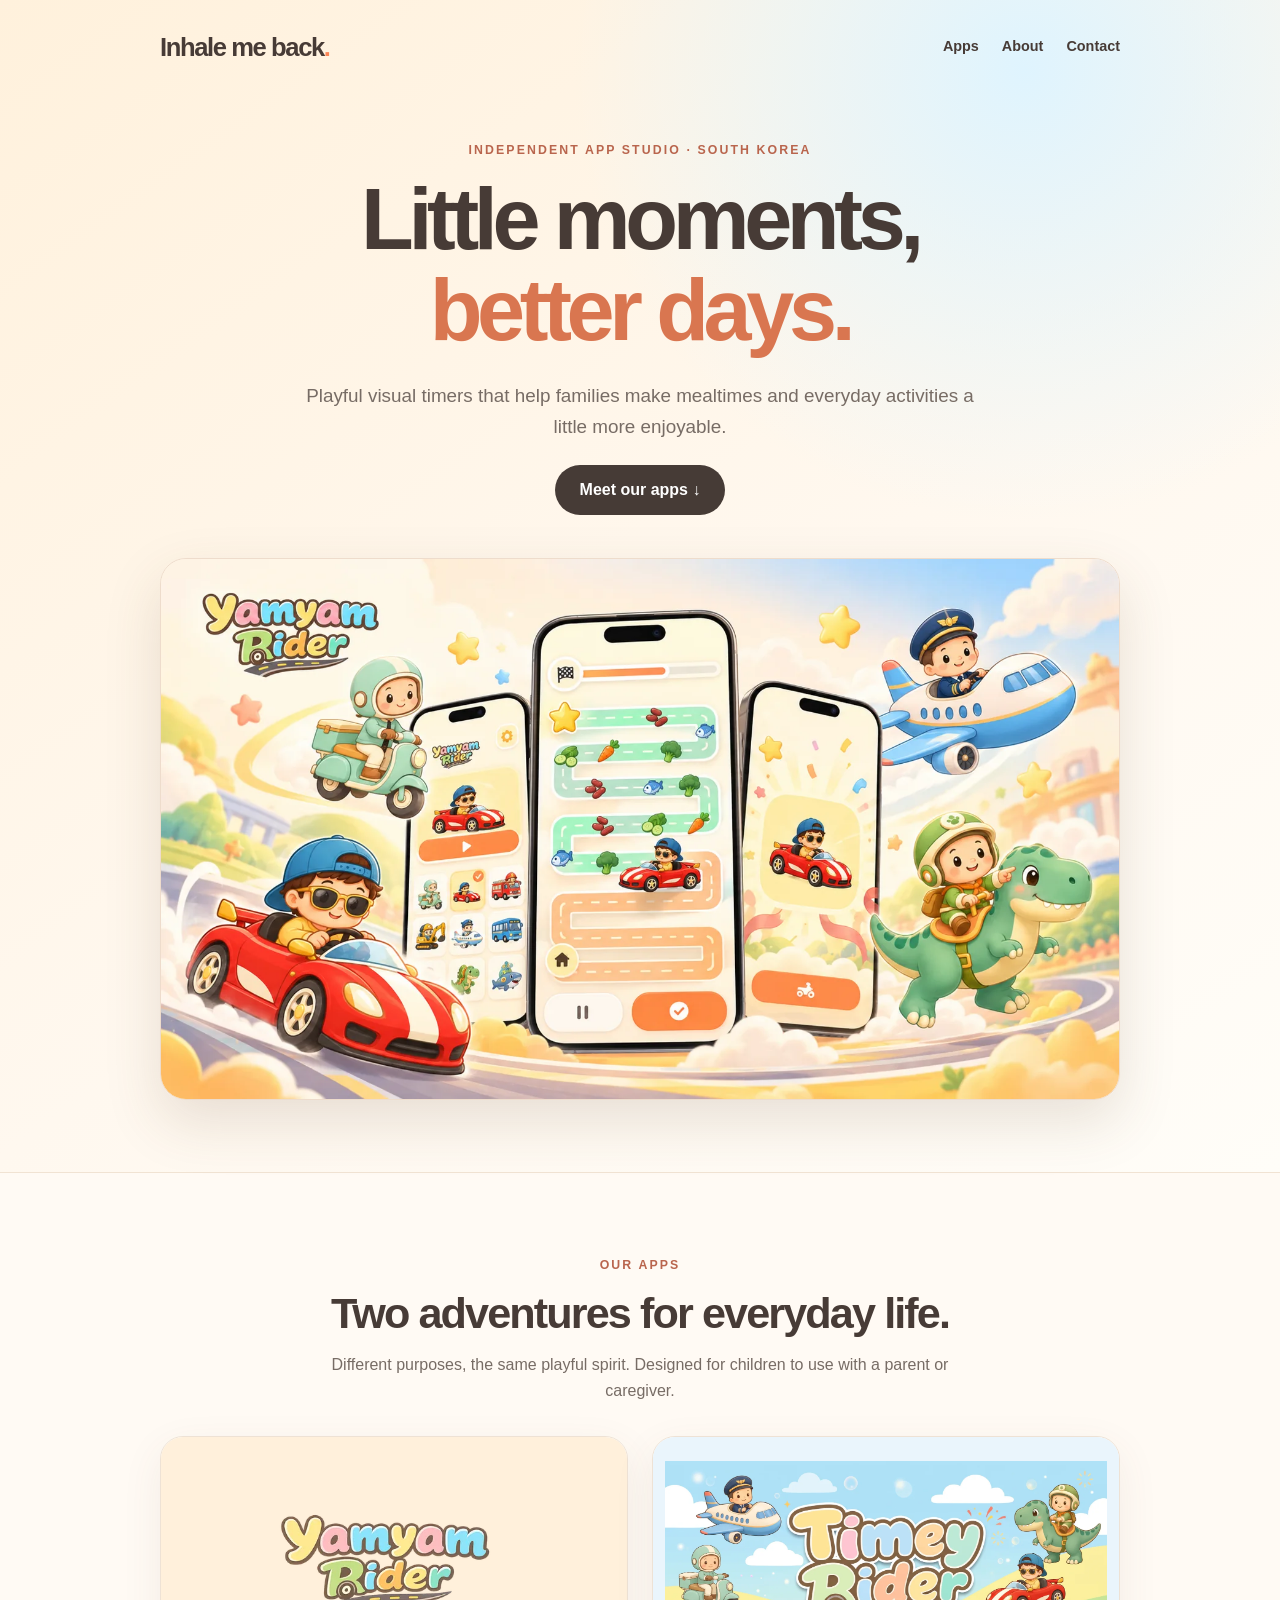
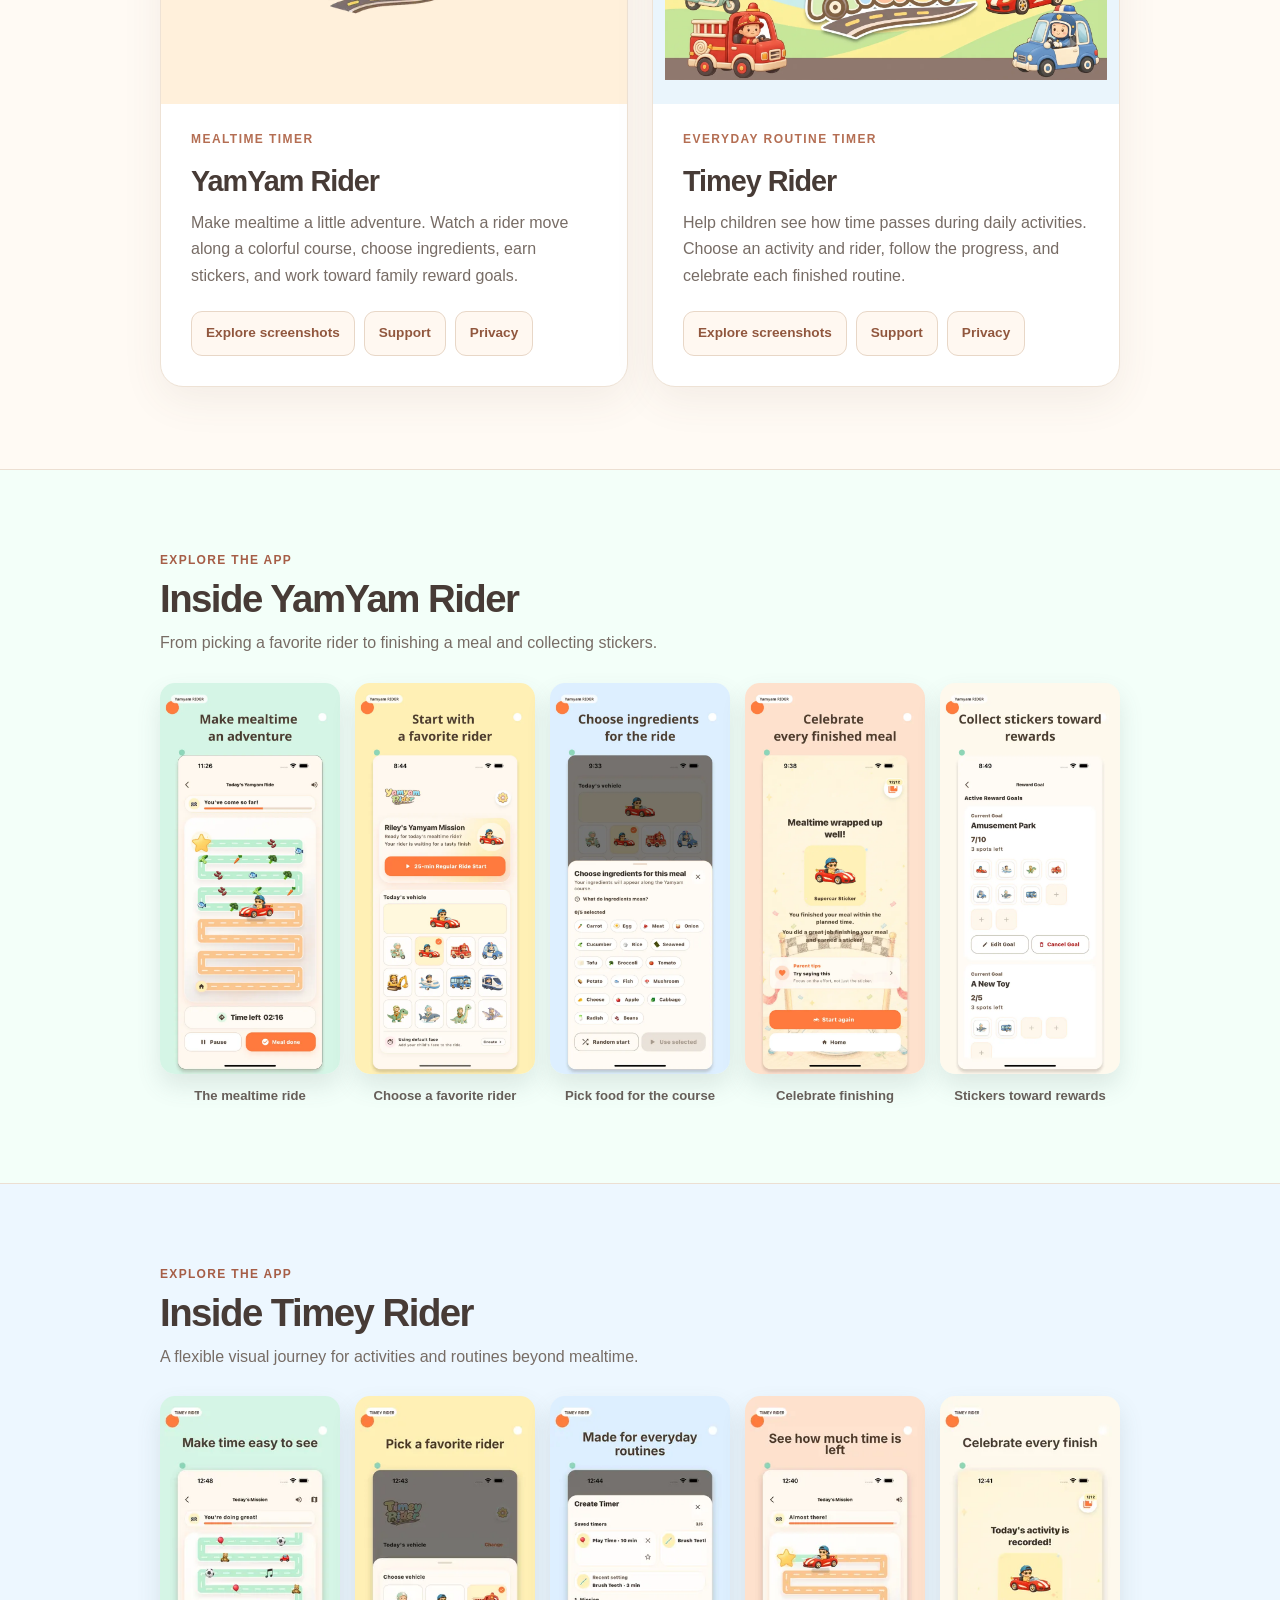
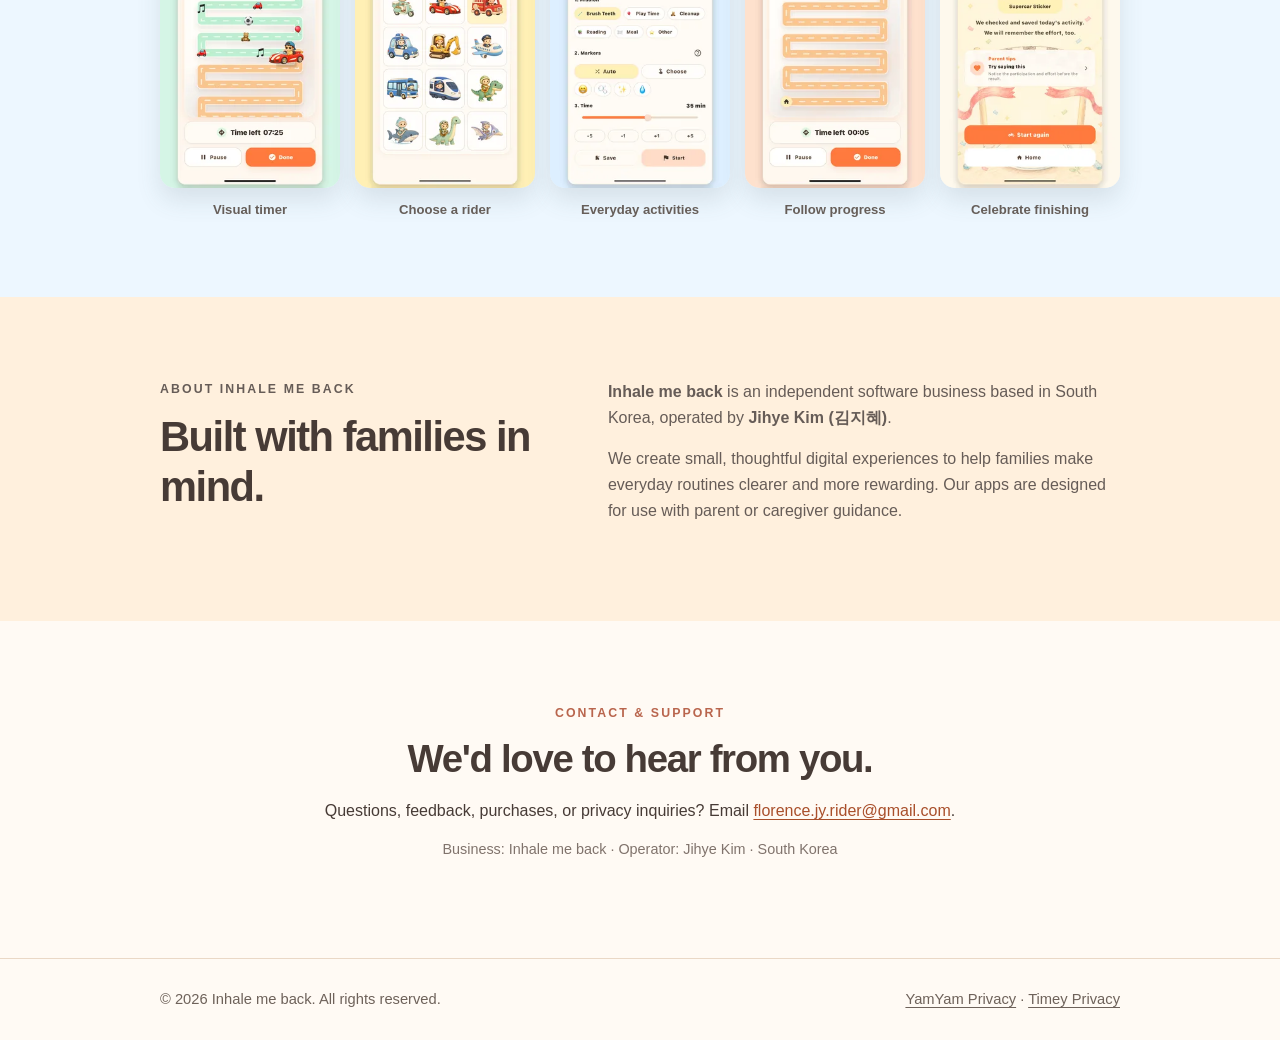
<file: docs/index.html>
<!doctype html>
<html lang="en">
<head>
<meta charset="utf-8"><meta name="viewport" content="width=device-width,initial-scale=1">
<meta name="description" content="Inhale me back develops playful visual timer apps for families. Meet YamYam Rider for mealtimes and Timey Rider for everyday routines.">
<meta name="theme-color" content="#fffaf4">
<meta property="og:title" content="Inhale me back | Little moments, better days.">
<meta property="og:description" content="Explore YamYam Rider and Timey Rider — playful visual timers for children and families.">
<title>Inhale me back | Little moments, better days.</title>
<link rel="stylesheet" href="style.css">
<style>
/* Scoped homepage styles: legal and support documents retain their original CSS. */
:root{--ink:#473b36;--sub:#776c65;--salmon:#fb8556;--cream:#fffaf4}
html{scroll-padding-top:24px}body{margin:0;background:var(--cream);color:var(--ink)}
a:focus-visible{outline:3px solid #1179bc;outline-offset:4px;border-radius:4px}
.topbar{display:flex;justify-content:space-between;align-items:center;gap:14px;padding:26px 0 22px}.brand{font-size:clamp(1.3rem,2vw,1.68rem);font-weight:850;letter-spacing:-.055em;color:var(--ink);text-decoration:none}.brand .dot{color:var(--salmon)}.toplinks{display:flex;gap:23px;align-items:center}.toplinks a{text-decoration:none;font-weight:700;font-size:.9rem;color:var(--ink)}
.hero-area{background:radial-gradient(circle at 80% 6%,#dff4fe 0,transparent 30%),linear-gradient(145deg,#fff1dc,#fff8ef 56%,#fffdf8);border-bottom:1px solid #f1e3d3}.hero{text-align:center;padding:50px 0 72px}.eyebrow2{font-size:.77rem;letter-spacing:.17em;text-transform:uppercase;font-weight:800;color:#b9654d;margin:0 0 13px}.hero h1{margin:0;font-size:clamp(2.8rem,7vw,5.4rem);line-height:1.06;letter-spacing:-.062em}.hero h1 span{color:#d97650}.hero p.lead{max-width:690px;margin:23px auto;color:var(--sub);font-size:clamp(1rem,2vw,1.18rem)}.primary{display:inline-flex;align-items:center;justify-content:center;padding:12px 25px;background:#463b36;color:white;text-decoration:none;border-radius:50px;font-weight:800}.primary:hover{color:#fff;background:#b75c39}.hero-media{display:block;overflow:hidden;margin:43px auto 0;border-radius:26px;box-shadow:0 22px 56px #61442c25;border:1px solid #eedccc}.hero-media img{width:100%;height:auto;display:block}
.section2{padding:82px 0}.centered{text-align:center}.section-heading{max-width:690px;margin:0 auto 32px}.section-heading h2{font-size:clamp(1.8rem,4vw,2.7rem);letter-spacing:-.044em;margin:0 0 12px}.section-heading>p:last-child{color:var(--sub)}
.appcards{display:grid;grid-template-columns:repeat(2,minmax(0,1fr));gap:24px}.appcard{background:white;border:1px solid #eee2d5;border-radius:23px;overflow:hidden;box-shadow:0 13px 40px #65504114}.appvisual{aspect-ratio:1.75;display:flex;align-items:center;justify-content:center;padding:12px;background:#fff0db}.appcard:nth-child(2) .appvisual{background:#eaf5fc}.appvisual img{width:100%;height:100%;object-fit:contain;border-radius:13px}.apptext{padding:26px 30px 30px}.apptext h3{font-size:1.8rem;letter-spacing:-.035em;margin:3px 0 12px}.apptext>p{color:var(--sub)}.apptext .micro{font-size:.75rem;font-weight:800;text-transform:uppercase;letter-spacing:.12em;color:#b46e53}.appactions{display:flex;gap:9px;flex-wrap:wrap;margin-top:22px}.appactions a{border:1px solid #e8d7c7;border-radius:11px;padding:10px 14px;background:#fff8f1;text-decoration:none;font-weight:750;color:#91573e;font-size:.85rem}
.product-section{padding:76px 0;border-top:1px solid #ecdfd2}.product-section.yamyam{background:#f3fff9}.product-section.timey{background:#edf7ff}.product-heading{display:flex;gap:20px;justify-content:space-between;align-items:end;margin-bottom:26px}.product-heading h2{font-size:clamp(1.7rem,4vw,2.4rem);letter-spacing:-.04em;margin:4px 0 8px}.product-heading p{color:var(--sub);margin:0;max-width:660px}.product-heading .smalltag{font-size:.75rem;color:#a65e47;font-weight:800;letter-spacing:.11em;text-transform:uppercase}
.screen-gallery{display:grid;grid-template-columns:repeat(5,minmax(0,1fr));gap:15px}.screen-gallery figure{margin:0;min-width:0}.screen-gallery img{display:block;width:100%;height:auto;border-radius:15px;box-shadow:0 12px 25px #4b606624}.screen-gallery figcaption{text-align:center;margin-top:11px;font-size:.82rem;color:#665e59;font-weight:650}
.about-section{background:#fff0dd}.about-grid{display:grid;grid-template-columns:1fr 1.3fr;gap:54px}.about-grid h2{font-size:clamp(1.8rem,4vw,2.6rem);letter-spacing:-.035em;margin:0}.about-grid p{color:#665c57}.contact{text-align:center}.contact h2{font-size:clamp(1.7rem,4vw,2.4rem);letter-spacing:-.035em}.contact a{overflow-wrap:anywhere}.contact .meta{color:#80736c;font-size:.9rem}.footer-inner{display:flex;flex-wrap:wrap;justify-content:space-between;gap:12px}.footer-inner a{color:inherit}
@media(max-width:790px){.section2{padding:61px 0}.appcards,.about-grid{grid-template-columns:1fr}.about-grid{gap:18px}.screen-gallery{display:flex;overflow-x:auto;scroll-snap-type:x mandatory;gap:13px;padding:0 1px 18px}.screen-gallery figure{flex:0 0 38%;scroll-snap-align:start}.hero{padding:40px 0 56px}.hero-media{margin-top:32px;border-radius:16px}.product-section{padding:58px 0}}
@media(max-width:480px){.toplinks{gap:11px}.toplinks a{font-size:.78rem}.brand{font-size:1.22rem}.screen-gallery figure{flex-basis:58%}.apptext{padding:22px}.hero-media{border-radius:11px}}
@media(prefers-reduced-motion:reduce){html{scroll-behavior:auto}}
</style></head><body>
<div class="hero-area"><div class="wrap"><nav class="topbar" aria-label="Main navigation"><a class="brand" href="./">Inhale me back<span class="dot">.</span></a><div class="toplinks"><a href="#apps">Apps</a><a href="#about">About</a><a href="#contact">Contact</a></div></nav>
<header class="hero"><p class="eyebrow2">Independent app studio · South Korea</p><h1>Little moments,<br><span>better days.</span></h1><p class="lead">Playful visual timers that help families make mealtimes and everyday activities a little more enjoyable.</p><a class="primary" href="#apps">Meet our apps ↓</a><picture class="hero-media"><img src="assets/yamyam-showcase.webp" width="1560" height="878" alt="YamYam Rider illustrated preview with a visual timer and playful vehicle characters" fetchpriority="high"></picture></header></div></div>
<main>
<section id="apps" class="section2 wrap"><div class="section-heading centered"><p class="eyebrow2">Our apps</p><h2>Two adventures for everyday life.</h2><p>Different purposes, the same playful spirit. Designed for children to use with a parent or caregiver.</p></div><div class="appcards">
<article class="appcard"><div class="appvisual"><img src="assets/yamyam-logo.webp" loading="lazy" alt="YamYam Rider logo"></div><div class="apptext"><p class="micro">Mealtime timer</p><h3>YamYam Rider</h3><p>Make mealtime a little adventure. Watch a rider move along a colorful course, choose ingredients, earn stickers, and work toward family reward goals.</p><div class="appactions"><a href="#yamyam-gallery">Explore screenshots</a><a href="support/yamyam-rider/">Support</a><a href="privacy/yamyam-rider/">Privacy</a></div></div></article>
<article class="appcard"><div class="appvisual"><img src="assets/timey-showcase.webp" loading="lazy" alt="Timey Rider characters and illustrated logo"></div><div class="apptext"><p class="micro">Everyday routine timer</p><h3>Timey Rider</h3><p>Help children see how time passes during daily activities. Choose an activity and rider, follow the progress, and celebrate each finished routine.</p><div class="appactions"><a href="#timey-gallery">Explore screenshots</a><a href="support/timey-rider/">Support</a><a href="privacy/timey-rider/">Privacy</a></div></div></article>
</div></section>
<section id="yamyam-gallery" class="product-section yamyam"><div class="wrap"><div class="product-heading"><div><span class="smalltag">Explore the app</span><h2>Inside YamYam Rider</h2><p>From picking a favorite rider to finishing a meal and collecting stickers.</p></div></div><div class="screen-gallery" aria-label="YamYam Rider screenshots">
<figure><img src="assets/yamyam-screen-01.webp" width="420" height="913" alt="The mealtime ride" loading="lazy" decoding="async"><figcaption>The mealtime ride</figcaption></figure>
<figure><img src="assets/yamyam-screen-02.webp" width="420" height="913" alt="Choose a favorite rider" loading="lazy" decoding="async"><figcaption>Choose a favorite rider</figcaption></figure>
<figure><img src="assets/yamyam-screen-03.webp" width="420" height="913" alt="Pick food for the course" loading="lazy" decoding="async"><figcaption>Pick food for the course</figcaption></figure>
<figure><img src="assets/yamyam-screen-04.webp" width="420" height="913" alt="Celebrate finishing" loading="lazy" decoding="async"><figcaption>Celebrate finishing</figcaption></figure>
<figure><img src="assets/yamyam-screen-05.webp" width="420" height="913" alt="Stickers toward rewards" loading="lazy" decoding="async"><figcaption>Stickers toward rewards</figcaption></figure>
</div></div></section>
<section id="timey-gallery" class="product-section timey"><div class="wrap"><div class="product-heading"><div><span class="smalltag">Explore the app</span><h2>Inside Timey Rider</h2><p>A flexible visual journey for activities and routines beyond mealtime.</p></div></div><div class="screen-gallery" aria-label="Timey Rider screenshots">
<figure><img src="assets/timey-screen-01.webp" width="420" height="913" alt="Visual timer" loading="lazy" decoding="async"><figcaption>Visual timer</figcaption></figure>
<figure><img src="assets/timey-screen-02.webp" width="420" height="913" alt="Choose a rider" loading="lazy" decoding="async"><figcaption>Choose a rider</figcaption></figure>
<figure><img src="assets/timey-screen-03.webp" width="420" height="913" alt="Everyday activities" loading="lazy" decoding="async"><figcaption>Everyday activities</figcaption></figure>
<figure><img src="assets/timey-screen-04.webp" width="420" height="913" alt="Follow progress" loading="lazy" decoding="async"><figcaption>Follow progress</figcaption></figure>
<figure><img src="assets/timey-screen-05.webp" width="420" height="913" alt="Celebrate finishing" loading="lazy" decoding="async"><figcaption>Celebrate finishing</figcaption></figure>
</div></div></section>
<section id="about" class="section2 about-section"><div class="wrap about-grid"><div><p class="eyebrow2">About Inhale me back</p><h2>Built with families in mind.</h2></div><div><p><strong>Inhale me back</strong> is an independent software business based in South Korea, operated by <strong>Jihye Kim (김지혜)</strong>.</p><p>We create small, thoughtful digital experiences to help families make everyday routines clearer and more rewarding. Our apps are designed for use with parent or caregiver guidance.</p></div></div></section>
<section id="contact" class="section2 contact wrap"><p class="eyebrow2">Contact & support</p><h2>We'd love to hear from you.</h2><p>Questions, feedback, purchases, or privacy inquiries? Email <a href="mailto:florence.jy.rider@gmail.com">florence.jy.rider@gmail.com</a>.</p><p class="meta">Business: Inhale me back · Operator: Jihye Kim · South Korea</p></section>
</main><footer class="site-footer"><div class="wrap footer-inner"><span>© 2026 Inhale me back. All rights reserved.</span><span><a href="privacy/yamyam-rider/">YamYam Privacy</a> · <a href="privacy/timey-rider/">Timey Privacy</a></span></div></footer>
</body></html>
</file>
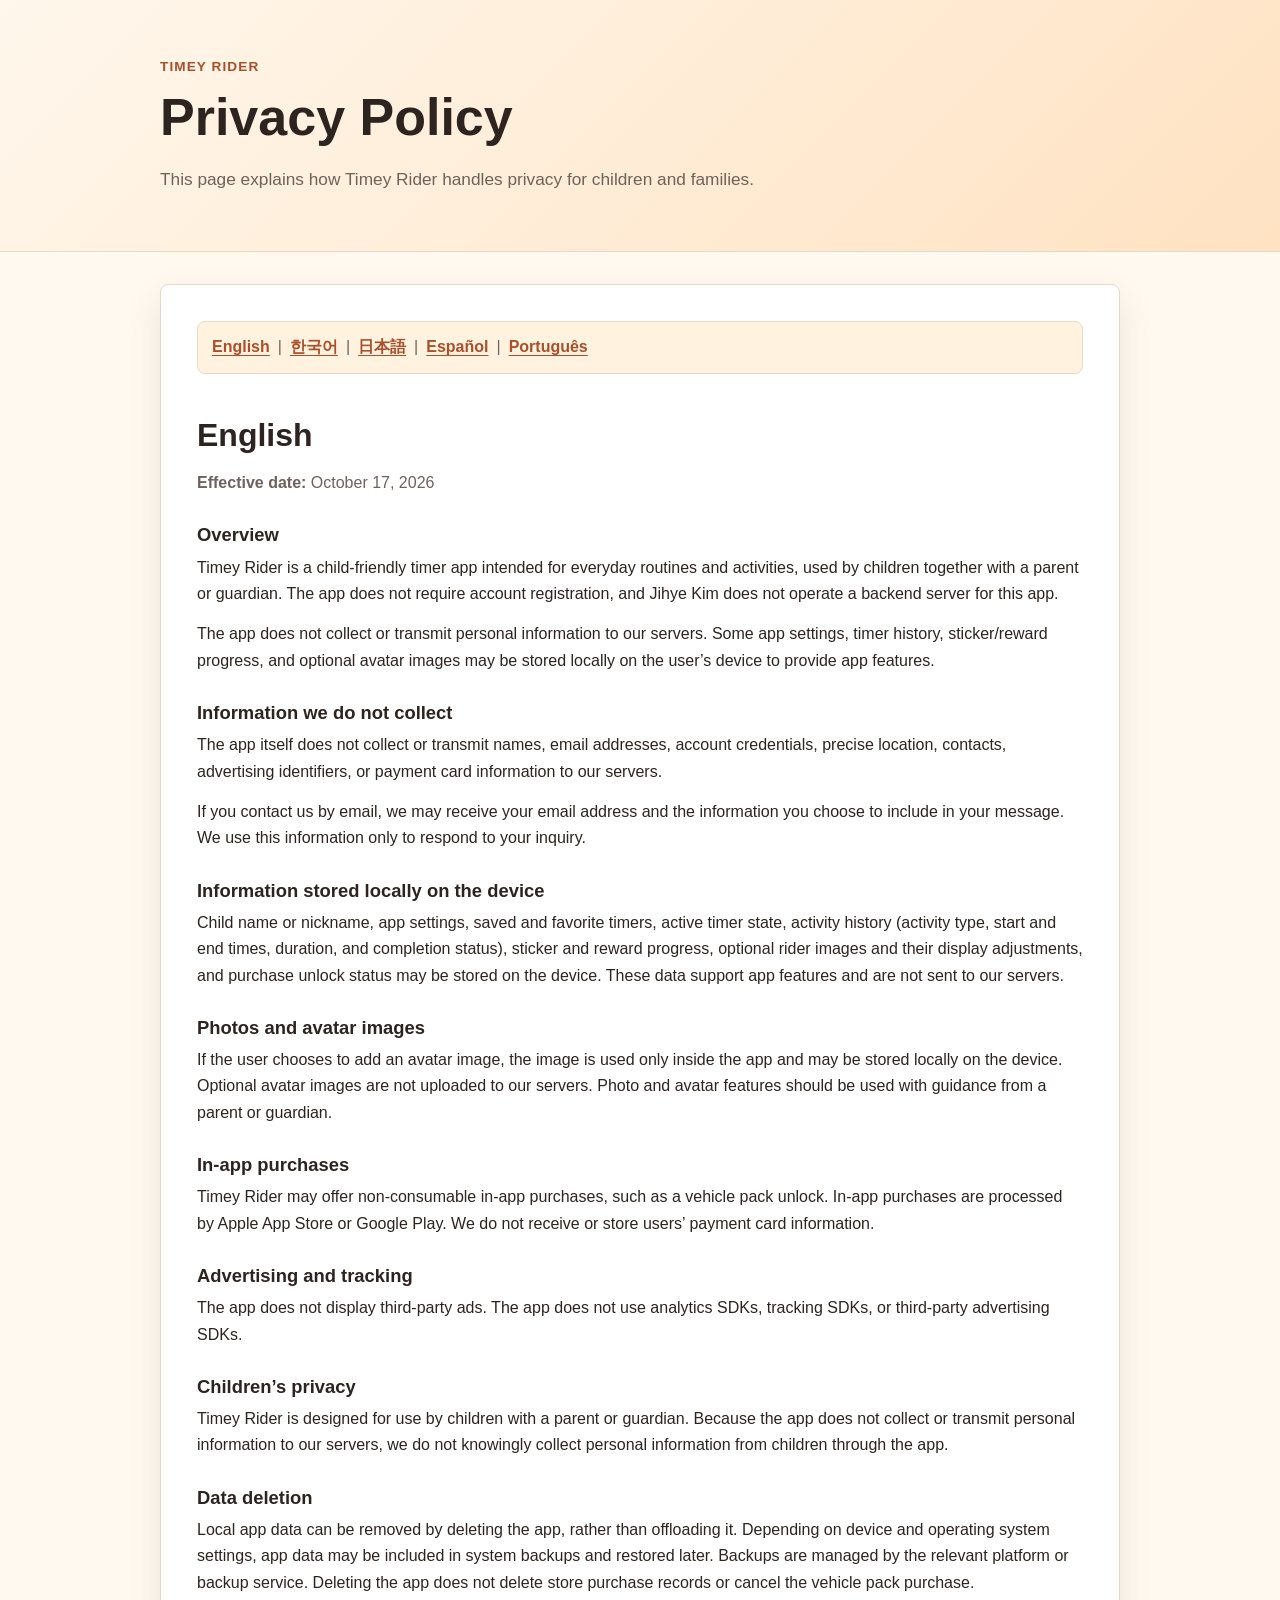
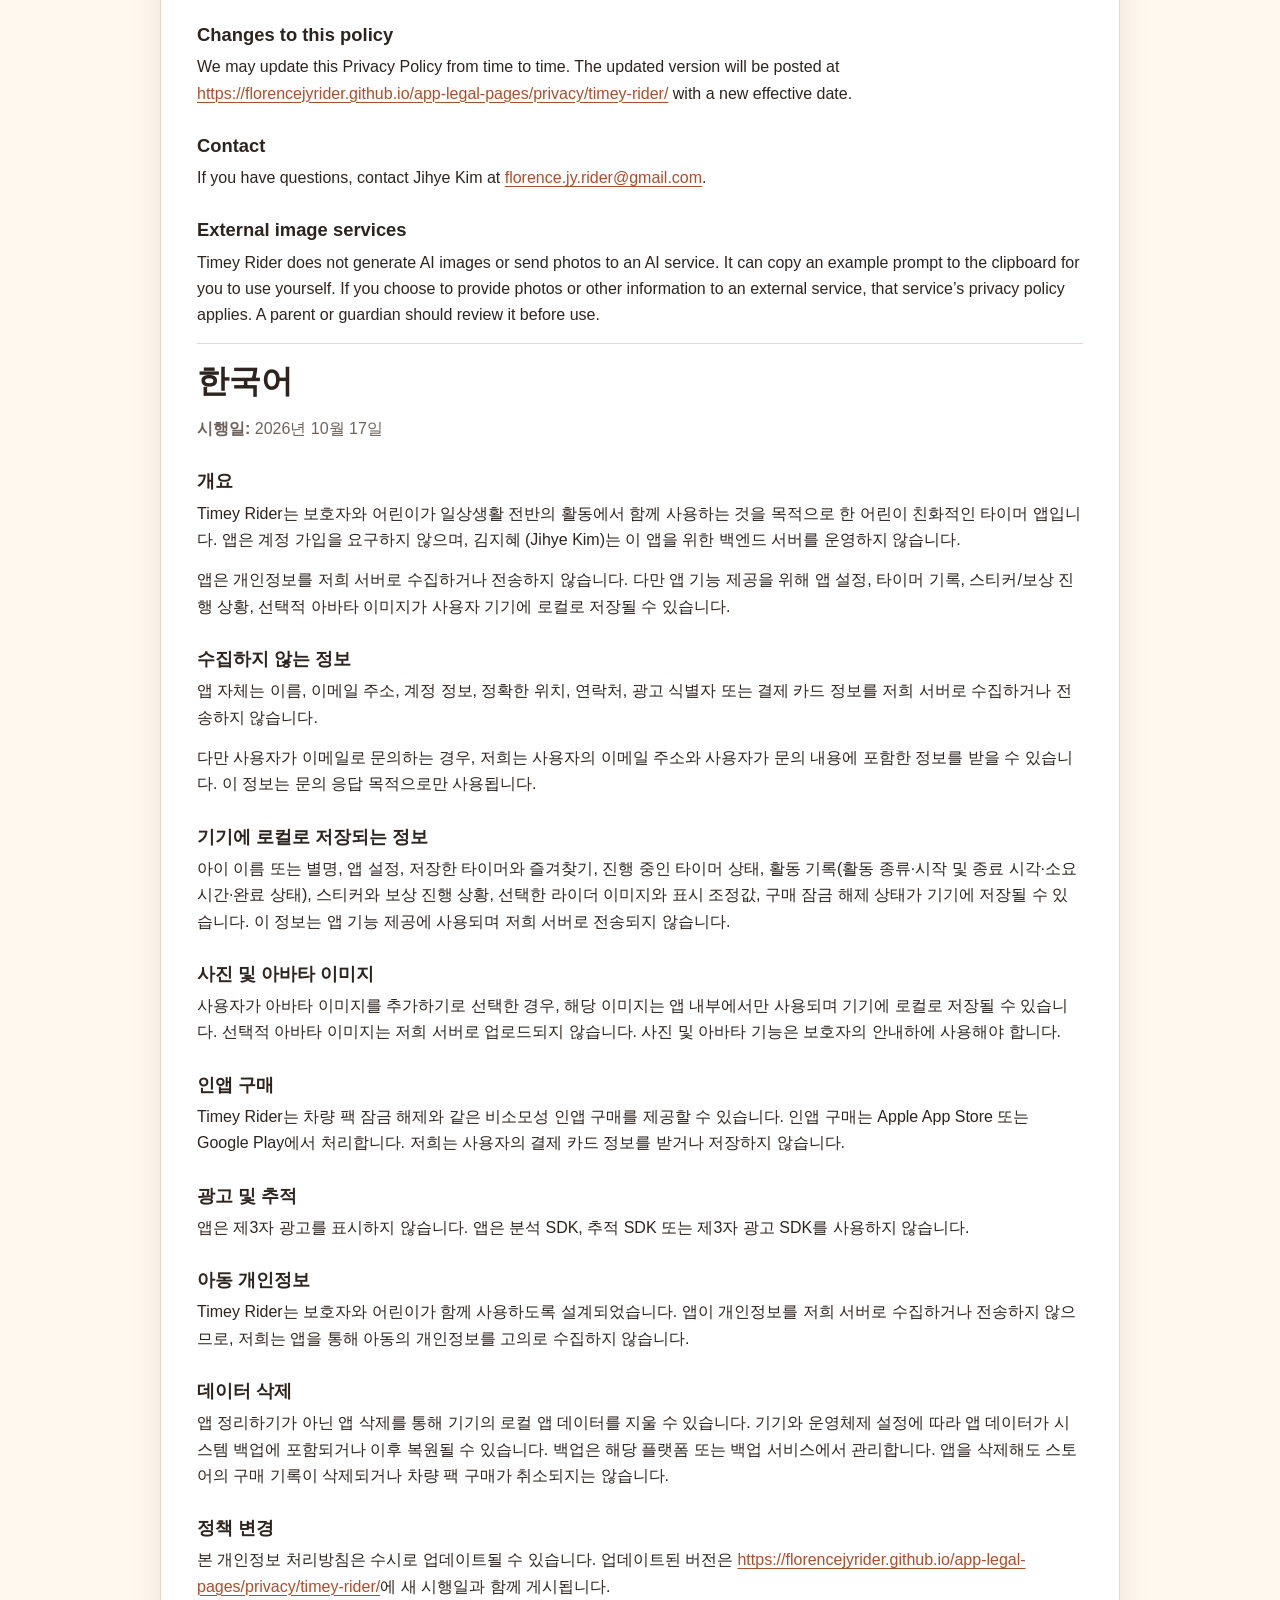
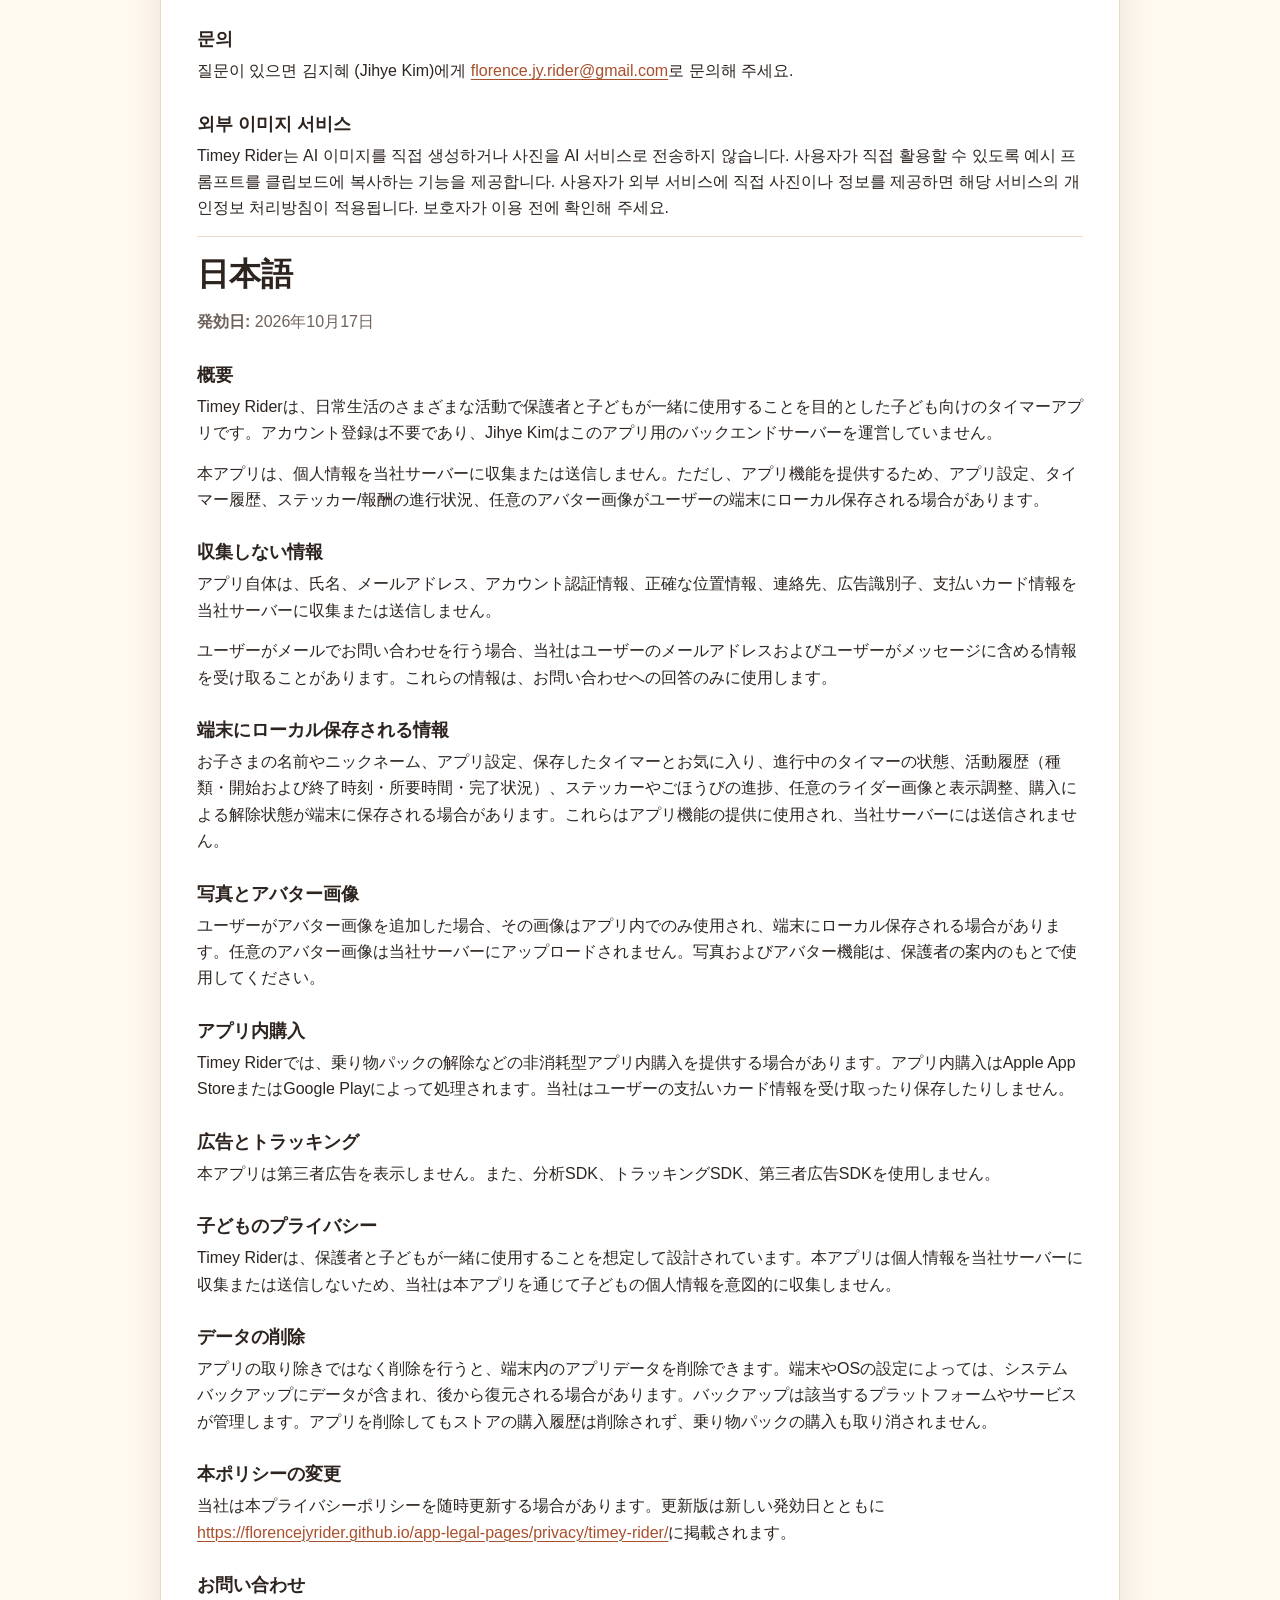
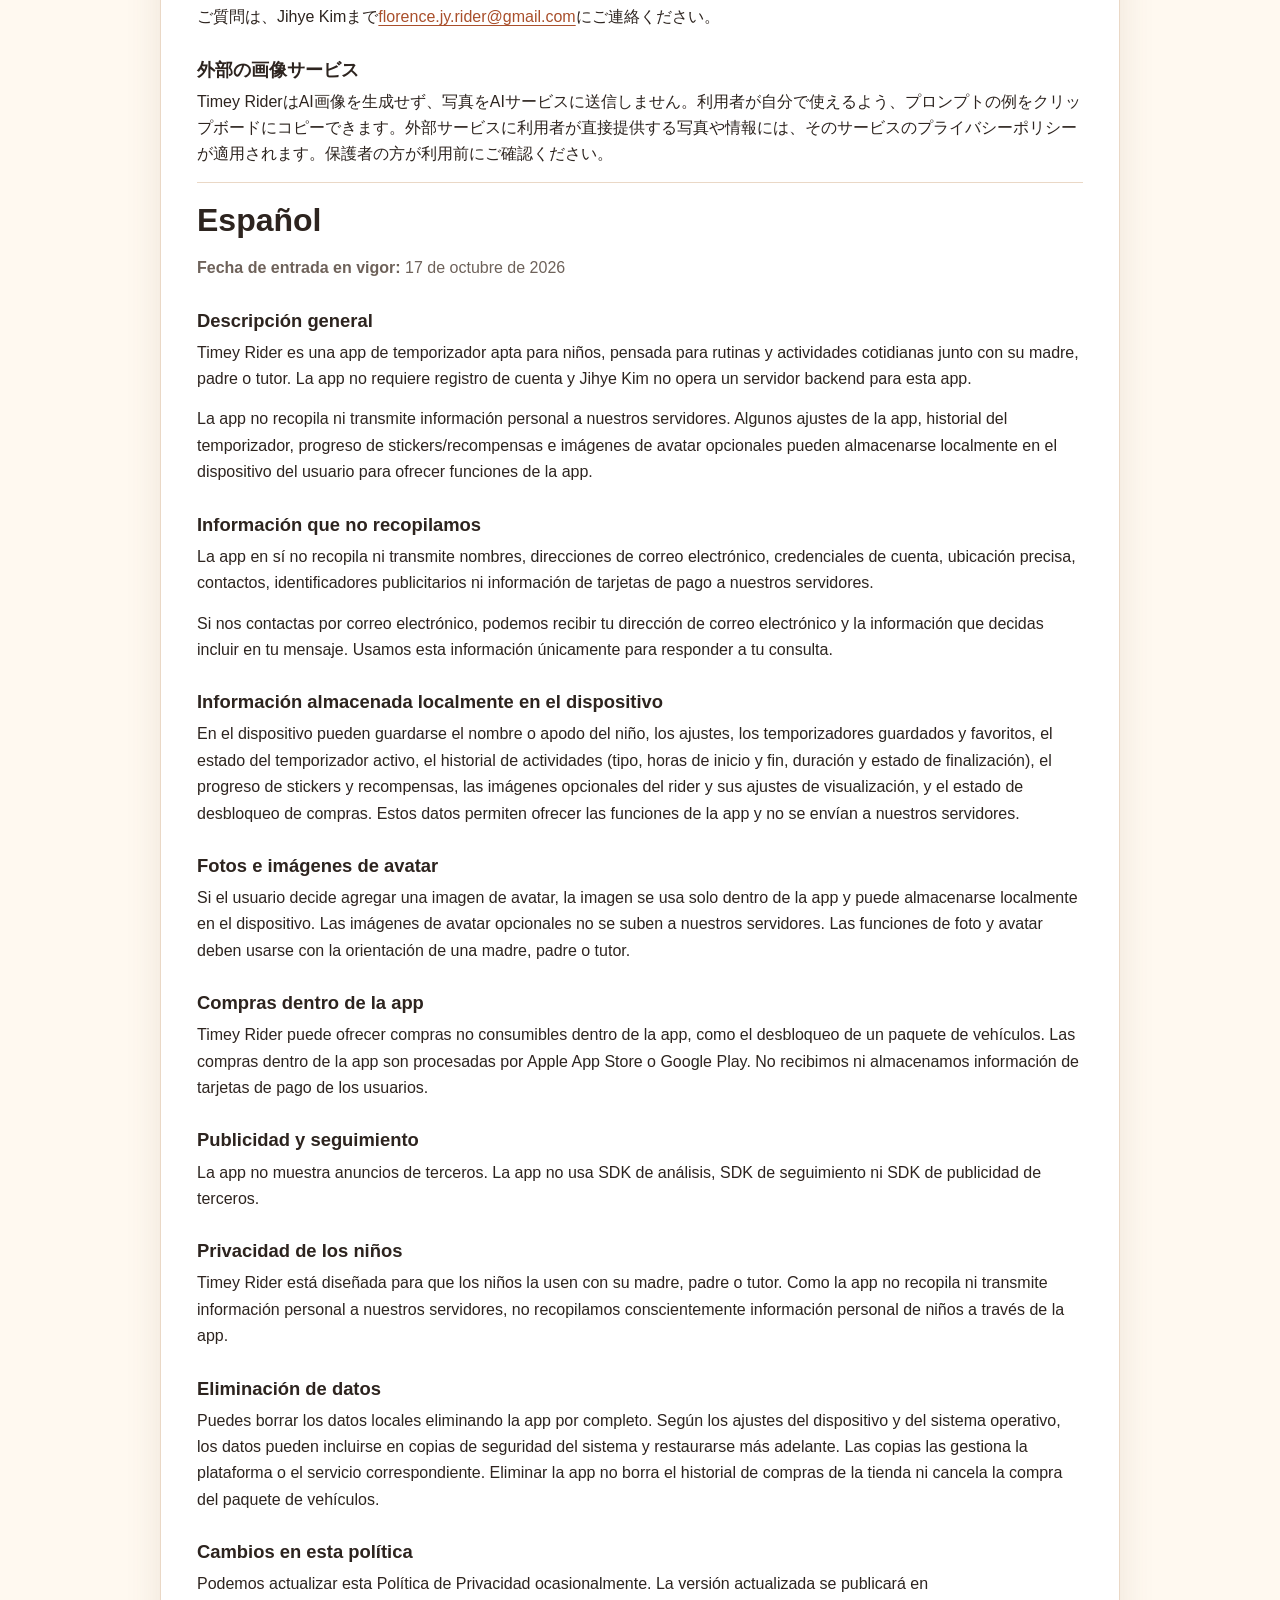
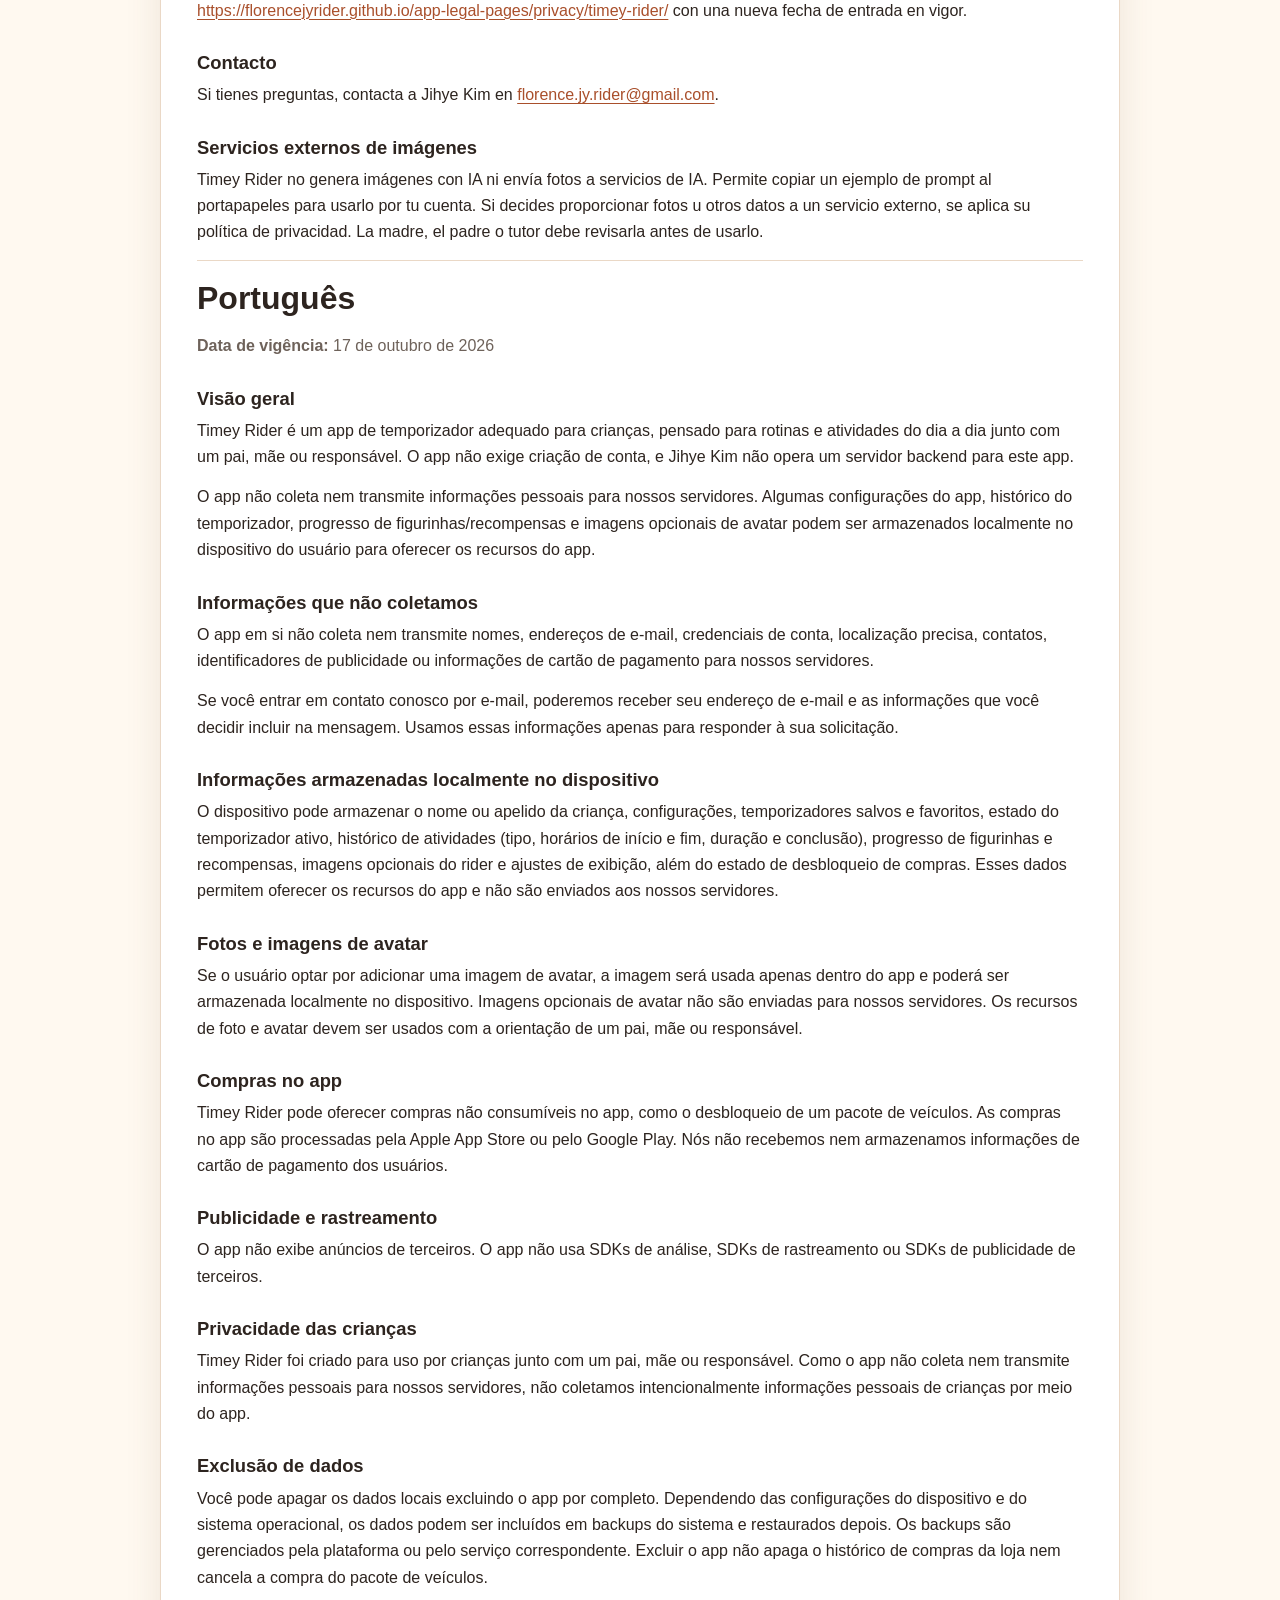
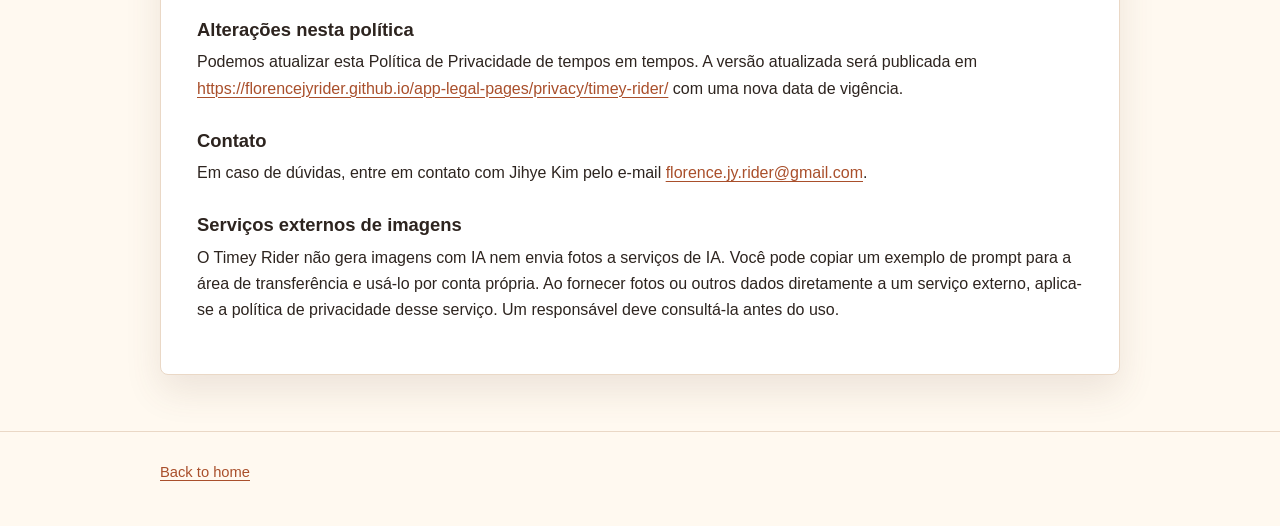
<file: docs/privacy/timey-rider/index.html>
<!doctype html>
<html lang="en">
<head>
  <meta charset="utf-8">
  <meta name="viewport" content="width=device-width, initial-scale=1">
  <title>Timey Rider Privacy Policy</title>
  <link rel="stylesheet" href="../../style.css">
</head>
<body>
  <header class="site-header">
    <div class="wrap hero">
      <p class="eyebrow">Timey Rider</p>
      <h1>Privacy Policy</h1>
      <p class="lead">This page explains how Timey Rider handles privacy for children and families.</p>
    </div>
  </header>
  <main class="wrap main">
    <article class="content-card">
      <nav class="navline" aria-label="Languages">
        <a href="#en">English</a> | <a href="#ko">한국어</a> | <a href="#ja">日本語</a> | <a href="#es">Español</a> | <a href="#pt">Português</a>
      </nav>

      <section id="en" class="lang-section" lang="en">
        <h2>English</h2>
        <p class="meta"><strong>Effective date:</strong> October 17, 2026</p>
        <h3>Overview</h3>
        <p>Timey Rider is a child-friendly timer app intended for everyday routines and activities, used by children together with a parent or guardian. The app does not require account registration, and Jihye Kim does not operate a backend server for this app.</p>
        <p>The app does not collect or transmit personal information to our servers. Some app settings, timer history, sticker/reward progress, and optional avatar images may be stored locally on the user’s device to provide app features.</p>
        <h3>Information we do not collect</h3>
        <p>The app itself does not collect or transmit names, email addresses, account credentials, precise location, contacts, advertising identifiers, or payment card information to our servers.</p>
        <p>If you contact us by email, we may receive your email address and the information you choose to include in your message. We use this information only to respond to your inquiry.</p>
        <h3>Information stored locally on the device</h3>
        <p>Child name or nickname, app settings, saved and favorite timers, active timer state, activity history (activity type, start and end times, duration, and completion status), sticker and reward progress, optional rider images and their display adjustments, and purchase unlock status may be stored on the device. These data support app features and are not sent to our servers.</p>
        <h3>Photos and avatar images</h3>
        <p>If the user chooses to add an avatar image, the image is used only inside the app and may be stored locally on the device. Optional avatar images are not uploaded to our servers. Photo and avatar features should be used with guidance from a parent or guardian.</p>
        <h3>In-app purchases</h3>
        <p>Timey Rider may offer non-consumable in-app purchases, such as a vehicle pack unlock. In-app purchases are processed by Apple App Store or Google Play. We do not receive or store users’ payment card information.</p>
        <h3>Advertising and tracking</h3>
        <p>The app does not display third-party ads. The app does not use analytics SDKs, tracking SDKs, or third-party advertising SDKs.</p>
        <h3>Children’s privacy</h3>
        <p>Timey Rider is designed for use by children with a parent or guardian. Because the app does not collect or transmit personal information to our servers, we do not knowingly collect personal information from children through the app.</p>
        <h3>Data deletion</h3>
        <p>Local app data can be removed by deleting the app, rather than offloading it. Depending on device and operating system settings, app data may be included in system backups and restored later. Backups are managed by the relevant platform or backup service. Deleting the app does not delete store purchase records or cancel the vehicle pack purchase.</p>
        <h3>Changes to this policy</h3>
        <p>We may update this Privacy Policy from time to time. The updated version will be posted at <a href="https://florencejyrider.github.io/app-legal-pages/privacy/timey-rider/">https://florencejyrider.github.io/app-legal-pages/privacy/timey-rider/</a> with a new effective date.</p>
        <h3>Contact</h3>
        <p>If you have questions, contact Jihye Kim at <a href="mailto:florence.jy.rider@gmail.com">florence.jy.rider@gmail.com</a>.</p>

        <h3>External image services</h3>
        <p>Timey Rider does not generate AI images or send photos to an AI service. It can copy an example prompt to the clipboard for you to use yourself. If you choose to provide photos or other information to an external service, that service’s privacy policy applies. A parent or guardian should review it before use.</p>
      </section>

      <section id="ko" class="lang-section" lang="ko">
        <h2>한국어</h2>
        <p class="meta"><strong>시행일:</strong> 2026년 10월 17일</p>
        <h3>개요</h3>
        <p>Timey Rider는 보호자와 어린이가 일상생활 전반의 활동에서 함께 사용하는 것을 목적으로 한 어린이 친화적인 타이머 앱입니다. 앱은 계정 가입을 요구하지 않으며, 김지혜 (Jihye Kim)는 이 앱을 위한 백엔드 서버를 운영하지 않습니다.</p>
        <p>앱은 개인정보를 저희 서버로 수집하거나 전송하지 않습니다. 다만 앱 기능 제공을 위해 앱 설정, 타이머 기록, 스티커/보상 진행 상황, 선택적 아바타 이미지가 사용자 기기에 로컬로 저장될 수 있습니다.</p>
        <h3>수집하지 않는 정보</h3>
        <p>앱 자체는 이름, 이메일 주소, 계정 정보, 정확한 위치, 연락처, 광고 식별자 또는 결제 카드 정보를 저희 서버로 수집하거나 전송하지 않습니다.</p>
        <p>다만 사용자가 이메일로 문의하는 경우, 저희는 사용자의 이메일 주소와 사용자가 문의 내용에 포함한 정보를 받을 수 있습니다. 이 정보는 문의 응답 목적으로만 사용됩니다.</p>
        <h3>기기에 로컬로 저장되는 정보</h3>
        <p>아이 이름 또는 별명, 앱 설정, 저장한 타이머와 즐겨찾기, 진행 중인 타이머 상태, 활동 기록(활동 종류·시작 및 종료 시각·소요 시간·완료 상태), 스티커와 보상 진행 상황, 선택한 라이더 이미지와 표시 조정값, 구매 잠금 해제 상태가 기기에 저장될 수 있습니다. 이 정보는 앱 기능 제공에 사용되며 저희 서버로 전송되지 않습니다.</p>
        <h3>사진 및 아바타 이미지</h3>
        <p>사용자가 아바타 이미지를 추가하기로 선택한 경우, 해당 이미지는 앱 내부에서만 사용되며 기기에 로컬로 저장될 수 있습니다. 선택적 아바타 이미지는 저희 서버로 업로드되지 않습니다. 사진 및 아바타 기능은 보호자의 안내하에 사용해야 합니다.</p>
        <h3>인앱 구매</h3>
        <p>Timey Rider는 차량 팩 잠금 해제와 같은 비소모성 인앱 구매를 제공할 수 있습니다. 인앱 구매는 Apple App Store 또는 Google Play에서 처리합니다. 저희는 사용자의 결제 카드 정보를 받거나 저장하지 않습니다.</p>
        <h3>광고 및 추적</h3>
        <p>앱은 제3자 광고를 표시하지 않습니다. 앱은 분석 SDK, 추적 SDK 또는 제3자 광고 SDK를 사용하지 않습니다.</p>
        <h3>아동 개인정보</h3>
        <p>Timey Rider는 보호자와 어린이가 함께 사용하도록 설계되었습니다. 앱이 개인정보를 저희 서버로 수집하거나 전송하지 않으므로, 저희는 앱을 통해 아동의 개인정보를 고의로 수집하지 않습니다.</p>
        <h3>데이터 삭제</h3>
        <p>앱 정리하기가 아닌 앱 삭제를 통해 기기의 로컬 앱 데이터를 지울 수 있습니다. 기기와 운영체제 설정에 따라 앱 데이터가 시스템 백업에 포함되거나 이후 복원될 수 있습니다. 백업은 해당 플랫폼 또는 백업 서비스에서 관리합니다. 앱을 삭제해도 스토어의 구매 기록이 삭제되거나 차량 팩 구매가 취소되지는 않습니다.</p>
        <h3>정책 변경</h3>
        <p>본 개인정보 처리방침은 수시로 업데이트될 수 있습니다. 업데이트된 버전은 <a href="https://florencejyrider.github.io/app-legal-pages/privacy/timey-rider/">https://florencejyrider.github.io/app-legal-pages/privacy/timey-rider/</a>에 새 시행일과 함께 게시됩니다.</p>
        <h3>문의</h3>
        <p>질문이 있으면 김지혜 (Jihye Kim)에게 <a href="mailto:florence.jy.rider@gmail.com">florence.jy.rider@gmail.com</a>로 문의해 주세요.</p>

        <h3>외부 이미지 서비스</h3>
        <p>Timey Rider는 AI 이미지를 직접 생성하거나 사진을 AI 서비스로 전송하지 않습니다. 사용자가 직접 활용할 수 있도록 예시 프롬프트를 클립보드에 복사하는 기능을 제공합니다. 사용자가 외부 서비스에 직접 사진이나 정보를 제공하면 해당 서비스의 개인정보 처리방침이 적용됩니다. 보호자가 이용 전에 확인해 주세요.</p>
      </section>

      <section id="ja" class="lang-section" lang="ja">
        <h2>日本語</h2>
        <p class="meta"><strong>発効日:</strong> 2026年10月17日</p>
        <h3>概要</h3>
        <p>Timey Riderは、日常生活のさまざまな活動で保護者と子どもが一緒に使用することを目的とした子ども向けのタイマーアプリです。アカウント登録は不要であり、Jihye Kimはこのアプリ用のバックエンドサーバーを運営していません。</p>
        <p>本アプリは、個人情報を当社サーバーに収集または送信しません。ただし、アプリ機能を提供するため、アプリ設定、タイマー履歴、ステッカー/報酬の進行状況、任意のアバター画像がユーザーの端末にローカル保存される場合があります。</p>
        <h3>収集しない情報</h3>
        <p>アプリ自体は、氏名、メールアドレス、アカウント認証情報、正確な位置情報、連絡先、広告識別子、支払いカード情報を当社サーバーに収集または送信しません。</p>
        <p>ユーザーがメールでお問い合わせを行う場合、当社はユーザーのメールアドレスおよびユーザーがメッセージに含める情報を受け取ることがあります。これらの情報は、お問い合わせへの回答のみに使用します。</p>
        <h3>端末にローカル保存される情報</h3>
        <p>お子さまの名前やニックネーム、アプリ設定、保存したタイマーとお気に入り、進行中のタイマーの状態、活動履歴（種類・開始および終了時刻・所要時間・完了状況）、ステッカーやごほうびの進捗、任意のライダー画像と表示調整、購入による解除状態が端末に保存される場合があります。これらはアプリ機能の提供に使用され、当社サーバーには送信されません。</p>
        <h3>写真とアバター画像</h3>
        <p>ユーザーがアバター画像を追加した場合、その画像はアプリ内でのみ使用され、端末にローカル保存される場合があります。任意のアバター画像は当社サーバーにアップロードされません。写真およびアバター機能は、保護者の案内のもとで使用してください。</p>
        <h3>アプリ内購入</h3>
        <p>Timey Riderでは、乗り物パックの解除などの非消耗型アプリ内購入を提供する場合があります。アプリ内購入はApple App StoreまたはGoogle Playによって処理されます。当社はユーザーの支払いカード情報を受け取ったり保存したりしません。</p>
        <h3>広告とトラッキング</h3>
        <p>本アプリは第三者広告を表示しません。また、分析SDK、トラッキングSDK、第三者広告SDKを使用しません。</p>
        <h3>子どものプライバシー</h3>
        <p>Timey Riderは、保護者と子どもが一緒に使用することを想定して設計されています。本アプリは個人情報を当社サーバーに収集または送信しないため、当社は本アプリを通じて子どもの個人情報を意図的に収集しません。</p>
        <h3>データの削除</h3>
        <p>アプリの取り除きではなく削除を行うと、端末内のアプリデータを削除できます。端末やOSの設定によっては、システムバックアップにデータが含まれ、後から復元される場合があります。バックアップは該当するプラットフォームやサービスが管理します。アプリを削除してもストアの購入履歴は削除されず、乗り物パックの購入も取り消されません。</p>
        <h3>本ポリシーの変更</h3>
        <p>当社は本プライバシーポリシーを随時更新する場合があります。更新版は新しい発効日とともに<a href="https://florencejyrider.github.io/app-legal-pages/privacy/timey-rider/">https://florencejyrider.github.io/app-legal-pages/privacy/timey-rider/</a>に掲載されます。</p>
        <h3>お問い合わせ</h3>
        <p>ご質問は、Jihye Kimまで<a href="mailto:florence.jy.rider@gmail.com">florence.jy.rider@gmail.com</a>にご連絡ください。</p>

        <h3>外部の画像サービス</h3>
        <p>Timey RiderはAI画像を生成せず、写真をAIサービスに送信しません。利用者が自分で使えるよう、プロンプトの例をクリップボードにコピーできます。外部サービスに利用者が直接提供する写真や情報には、そのサービスのプライバシーポリシーが適用されます。保護者の方が利用前にご確認ください。</p>
      </section>

      <section id="es" class="lang-section" lang="es">
        <h2>Español</h2>
        <p class="meta"><strong>Fecha de entrada en vigor:</strong> 17 de octubre de 2026</p>
        <h3>Descripción general</h3>
        <p>Timey Rider es una app de temporizador apta para niños, pensada para rutinas y actividades cotidianas junto con su madre, padre o tutor. La app no requiere registro de cuenta y Jihye Kim no opera un servidor backend para esta app.</p>
        <p>La app no recopila ni transmite información personal a nuestros servidores. Algunos ajustes de la app, historial del temporizador, progreso de stickers/recompensas e imágenes de avatar opcionales pueden almacenarse localmente en el dispositivo del usuario para ofrecer funciones de la app.</p>
        <h3>Información que no recopilamos</h3>
        <p>La app en sí no recopila ni transmite nombres, direcciones de correo electrónico, credenciales de cuenta, ubicación precisa, contactos, identificadores publicitarios ni información de tarjetas de pago a nuestros servidores.</p>
        <p>Si nos contactas por correo electrónico, podemos recibir tu dirección de correo electrónico y la información que decidas incluir en tu mensaje. Usamos esta información únicamente para responder a tu consulta.</p>
        <h3>Información almacenada localmente en el dispositivo</h3>
        <p>En el dispositivo pueden guardarse el nombre o apodo del niño, los ajustes, los temporizadores guardados y favoritos, el estado del temporizador activo, el historial de actividades (tipo, horas de inicio y fin, duración y estado de finalización), el progreso de stickers y recompensas, las imágenes opcionales del rider y sus ajustes de visualización, y el estado de desbloqueo de compras. Estos datos permiten ofrecer las funciones de la app y no se envían a nuestros servidores.</p>
        <h3>Fotos e imágenes de avatar</h3>
        <p>Si el usuario decide agregar una imagen de avatar, la imagen se usa solo dentro de la app y puede almacenarse localmente en el dispositivo. Las imágenes de avatar opcionales no se suben a nuestros servidores. Las funciones de foto y avatar deben usarse con la orientación de una madre, padre o tutor.</p>
        <h3>Compras dentro de la app</h3>
        <p>Timey Rider puede ofrecer compras no consumibles dentro de la app, como el desbloqueo de un paquete de vehículos. Las compras dentro de la app son procesadas por Apple App Store o Google Play. No recibimos ni almacenamos información de tarjetas de pago de los usuarios.</p>
        <h3>Publicidad y seguimiento</h3>
        <p>La app no muestra anuncios de terceros. La app no usa SDK de análisis, SDK de seguimiento ni SDK de publicidad de terceros.</p>
        <h3>Privacidad de los niños</h3>
        <p>Timey Rider está diseñada para que los niños la usen con su madre, padre o tutor. Como la app no recopila ni transmite información personal a nuestros servidores, no recopilamos conscientemente información personal de niños a través de la app.</p>
        <h3>Eliminación de datos</h3>
        <p>Puedes borrar los datos locales eliminando la app por completo. Según los ajustes del dispositivo y del sistema operativo, los datos pueden incluirse en copias de seguridad del sistema y restaurarse más adelante. Las copias las gestiona la plataforma o el servicio correspondiente. Eliminar la app no borra el historial de compras de la tienda ni cancela la compra del paquete de vehículos.</p>
        <h3>Cambios en esta política</h3>
        <p>Podemos actualizar esta Política de Privacidad ocasionalmente. La versión actualizada se publicará en <a href="https://florencejyrider.github.io/app-legal-pages/privacy/timey-rider/">https://florencejyrider.github.io/app-legal-pages/privacy/timey-rider/</a> con una nueva fecha de entrada en vigor.</p>
        <h3>Contacto</h3>
        <p>Si tienes preguntas, contacta a Jihye Kim en <a href="mailto:florence.jy.rider@gmail.com">florence.jy.rider@gmail.com</a>.</p>

        <h3>Servicios externos de imágenes</h3>
        <p>Timey Rider no genera imágenes con IA ni envía fotos a servicios de IA. Permite copiar un ejemplo de prompt al portapapeles para usarlo por tu cuenta. Si decides proporcionar fotos u otros datos a un servicio externo, se aplica su política de privacidad. La madre, el padre o tutor debe revisarla antes de usarlo.</p>
      </section>

      <section id="pt" class="lang-section" lang="pt-BR">
        <h2>Português</h2>
        <p class="meta"><strong>Data de vigência:</strong> 17 de outubro de 2026</p>
        <h3>Visão geral</h3>
        <p>Timey Rider é um app de temporizador adequado para crianças, pensado para rotinas e atividades do dia a dia junto com um pai, mãe ou responsável. O app não exige criação de conta, e Jihye Kim não opera um servidor backend para este app.</p>
        <p>O app não coleta nem transmite informações pessoais para nossos servidores. Algumas configurações do app, histórico do temporizador, progresso de figurinhas/recompensas e imagens opcionais de avatar podem ser armazenados localmente no dispositivo do usuário para oferecer os recursos do app.</p>
        <h3>Informações que não coletamos</h3>
        <p>O app em si não coleta nem transmite nomes, endereços de e-mail, credenciais de conta, localização precisa, contatos, identificadores de publicidade ou informações de cartão de pagamento para nossos servidores.</p>
        <p>Se você entrar em contato conosco por e-mail, poderemos receber seu endereço de e-mail e as informações que você decidir incluir na mensagem. Usamos essas informações apenas para responder à sua solicitação.</p>
        <h3>Informações armazenadas localmente no dispositivo</h3>
        <p>O dispositivo pode armazenar o nome ou apelido da criança, configurações, temporizadores salvos e favoritos, estado do temporizador ativo, histórico de atividades (tipo, horários de início e fim, duração e conclusão), progresso de figurinhas e recompensas, imagens opcionais do rider e ajustes de exibição, além do estado de desbloqueio de compras. Esses dados permitem oferecer os recursos do app e não são enviados aos nossos servidores.</p>
        <h3>Fotos e imagens de avatar</h3>
        <p>Se o usuário optar por adicionar uma imagem de avatar, a imagem será usada apenas dentro do app e poderá ser armazenada localmente no dispositivo. Imagens opcionais de avatar não são enviadas para nossos servidores. Os recursos de foto e avatar devem ser usados com a orientação de um pai, mãe ou responsável.</p>
        <h3>Compras no app</h3>
        <p>Timey Rider pode oferecer compras não consumíveis no app, como o desbloqueio de um pacote de veículos. As compras no app são processadas pela Apple App Store ou pelo Google Play. Nós não recebemos nem armazenamos informações de cartão de pagamento dos usuários.</p>
        <h3>Publicidade e rastreamento</h3>
        <p>O app não exibe anúncios de terceiros. O app não usa SDKs de análise, SDKs de rastreamento ou SDKs de publicidade de terceiros.</p>
        <h3>Privacidade das crianças</h3>
        <p>Timey Rider foi criado para uso por crianças junto com um pai, mãe ou responsável. Como o app não coleta nem transmite informações pessoais para nossos servidores, não coletamos intencionalmente informações pessoais de crianças por meio do app.</p>
        <h3>Exclusão de dados</h3>
        <p>Você pode apagar os dados locais excluindo o app por completo. Dependendo das configurações do dispositivo e do sistema operacional, os dados podem ser incluídos em backups do sistema e restaurados depois. Os backups são gerenciados pela plataforma ou pelo serviço correspondente. Excluir o app não apaga o histórico de compras da loja nem cancela a compra do pacote de veículos.</p>
        <h3>Alterações nesta política</h3>
        <p>Podemos atualizar esta Política de Privacidade de tempos em tempos. A versão atualizada será publicada em <a href="https://florencejyrider.github.io/app-legal-pages/privacy/timey-rider/">https://florencejyrider.github.io/app-legal-pages/privacy/timey-rider/</a> com uma nova data de vigência.</p>
        <h3>Contato</h3>
        <p>Em caso de dúvidas, entre em contato com Jihye Kim pelo e-mail <a href="mailto:florence.jy.rider@gmail.com">florence.jy.rider@gmail.com</a>.</p>

        <h3>Serviços externos de imagens</h3>
        <p>O Timey Rider não gera imagens com IA nem envia fotos a serviços de IA. Você pode copiar um exemplo de prompt para a área de transferência e usá-lo por conta própria. Ao fornecer fotos ou outros dados diretamente a um serviço externo, aplica-se a política de privacidade desse serviço. Um responsável deve consultá-la antes do uso.</p>
      </section>
    </article>
  </main>
  <footer class="site-footer"><div class="wrap"><p><a href="../../">Back to home</a></p></div></footer>
</body>
</html>
</file>
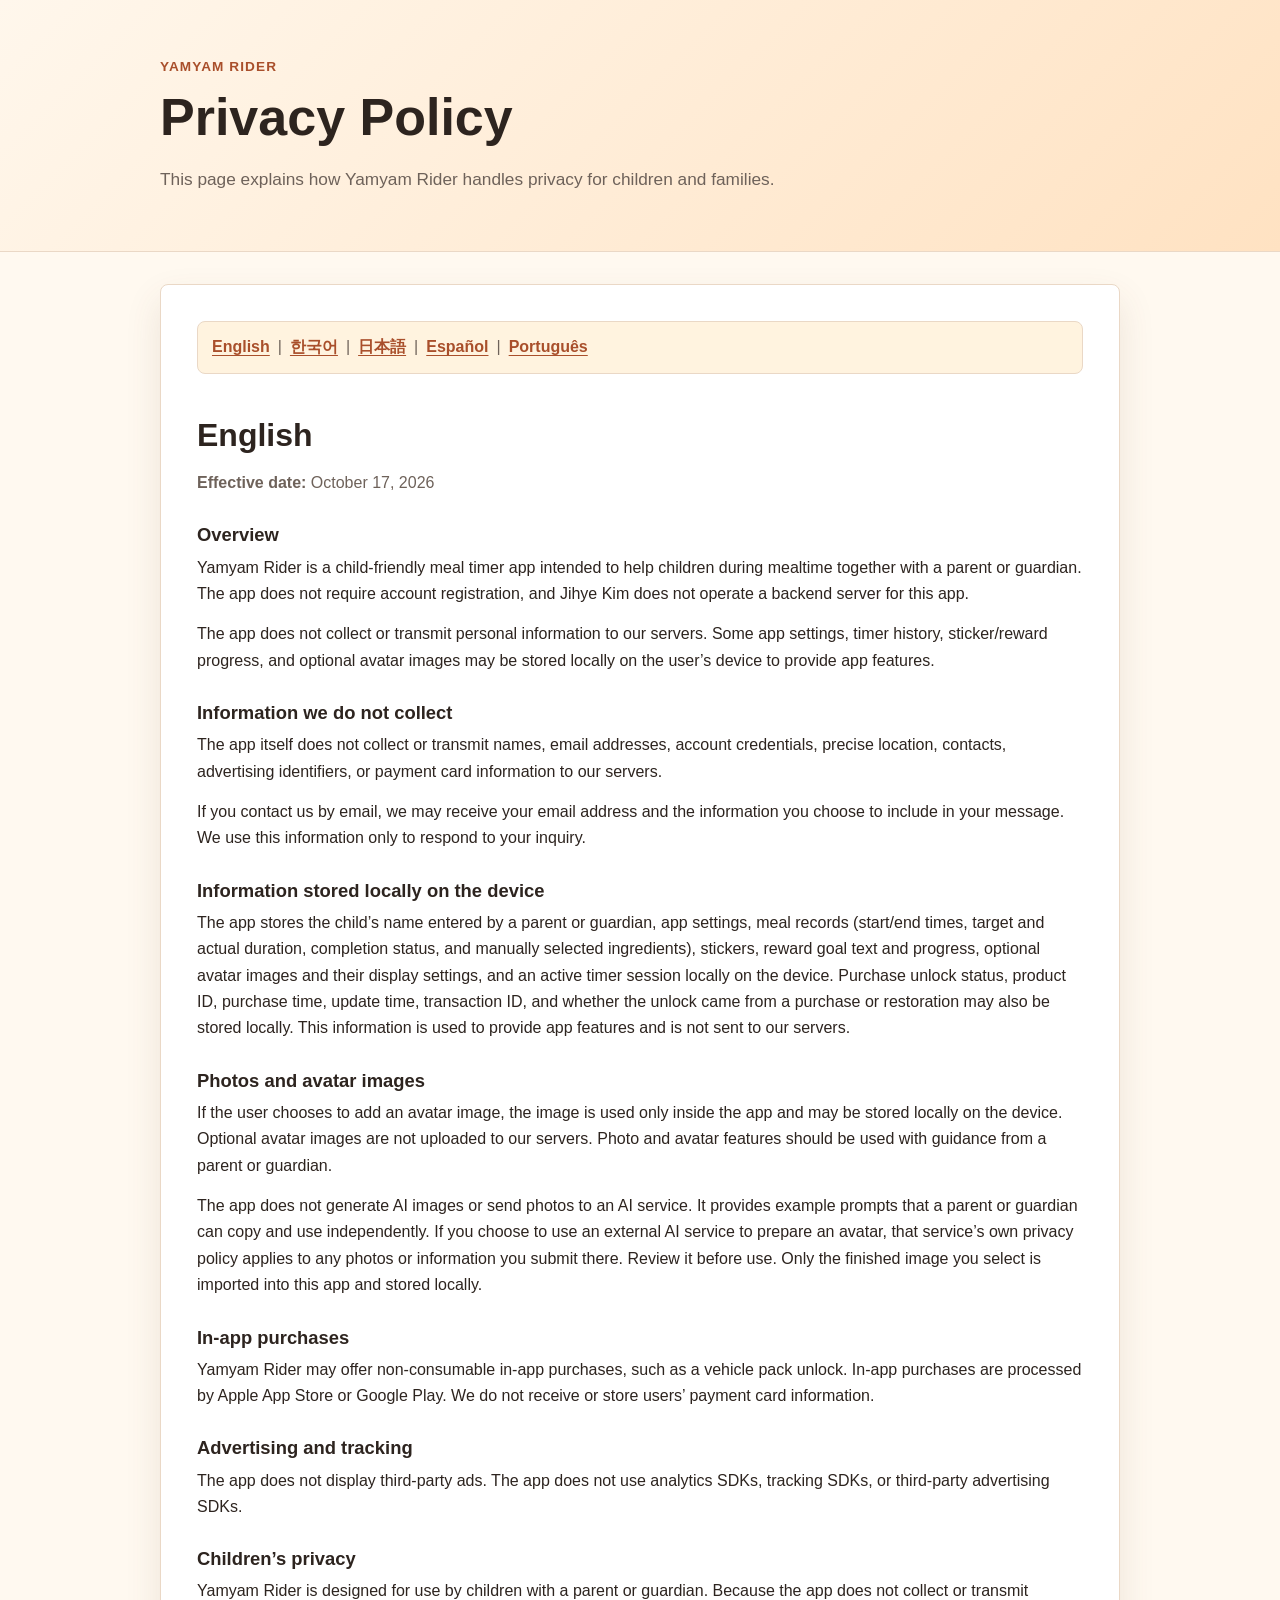
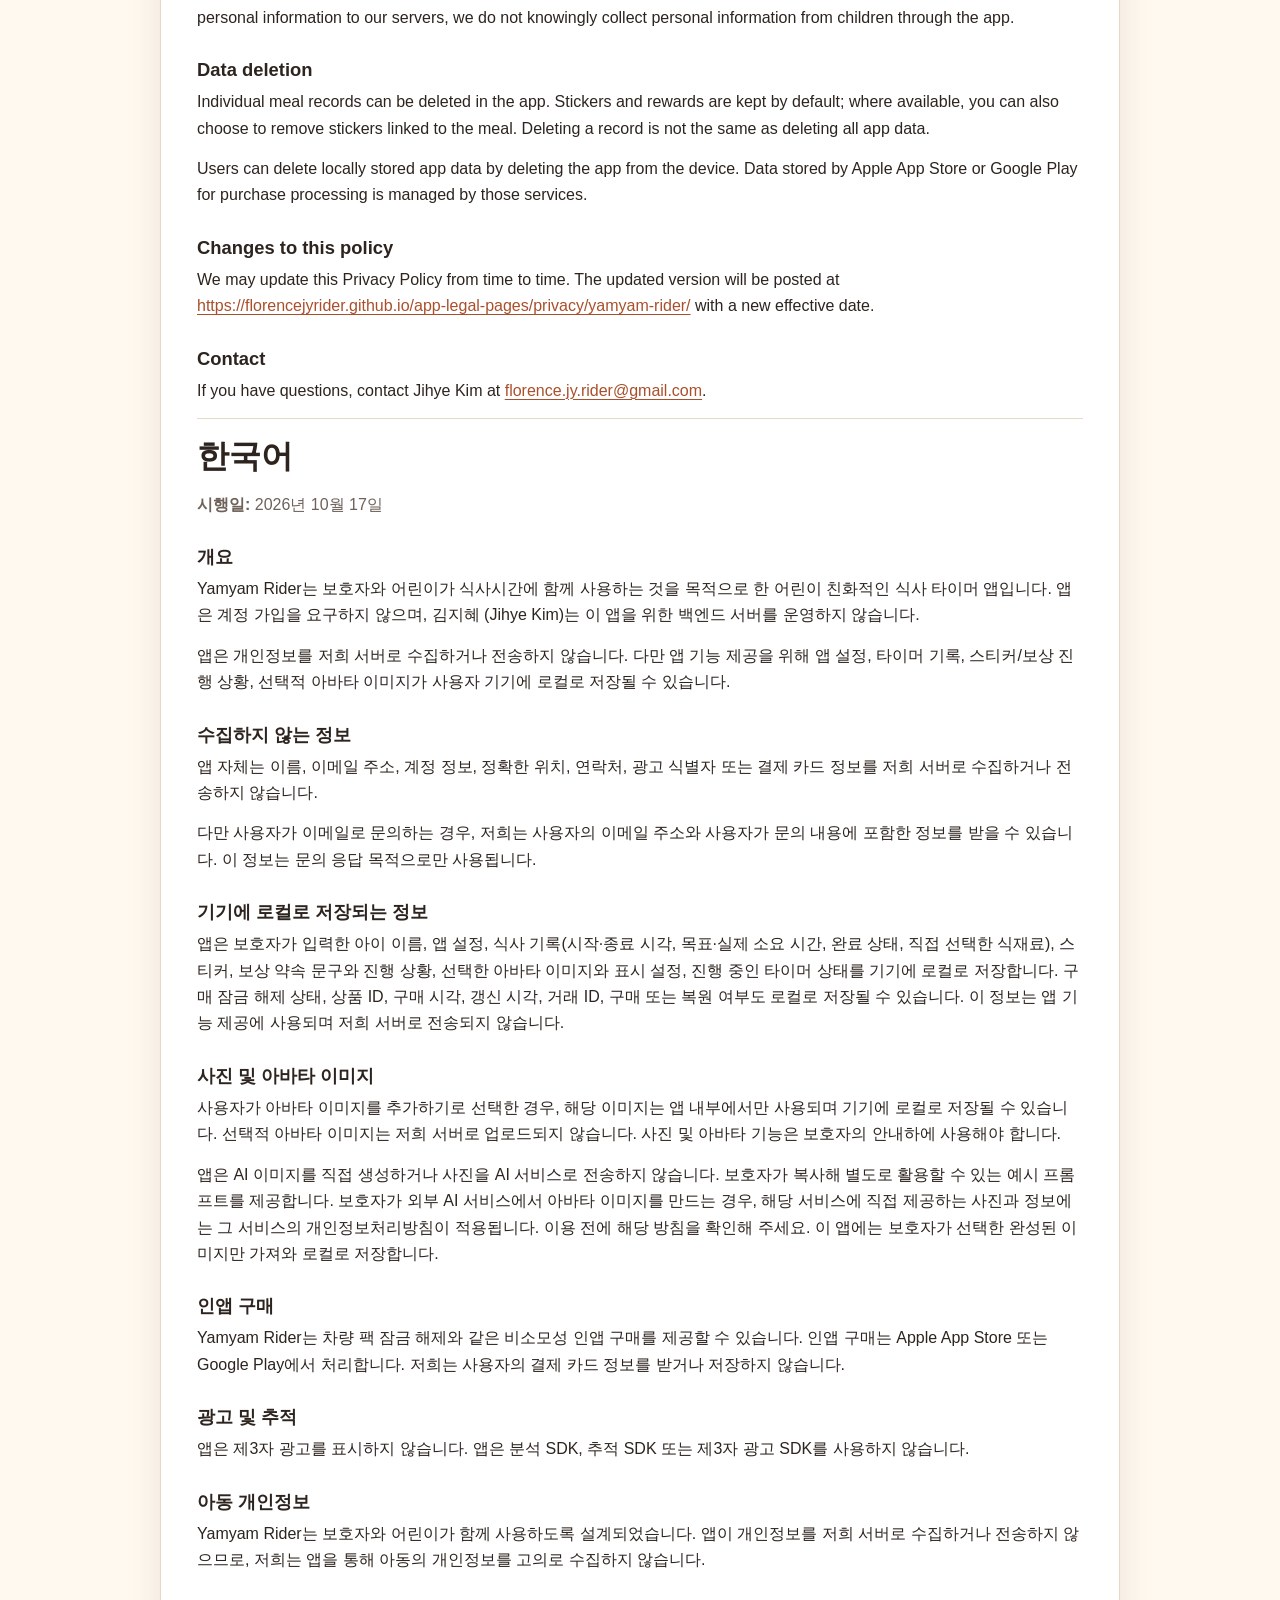
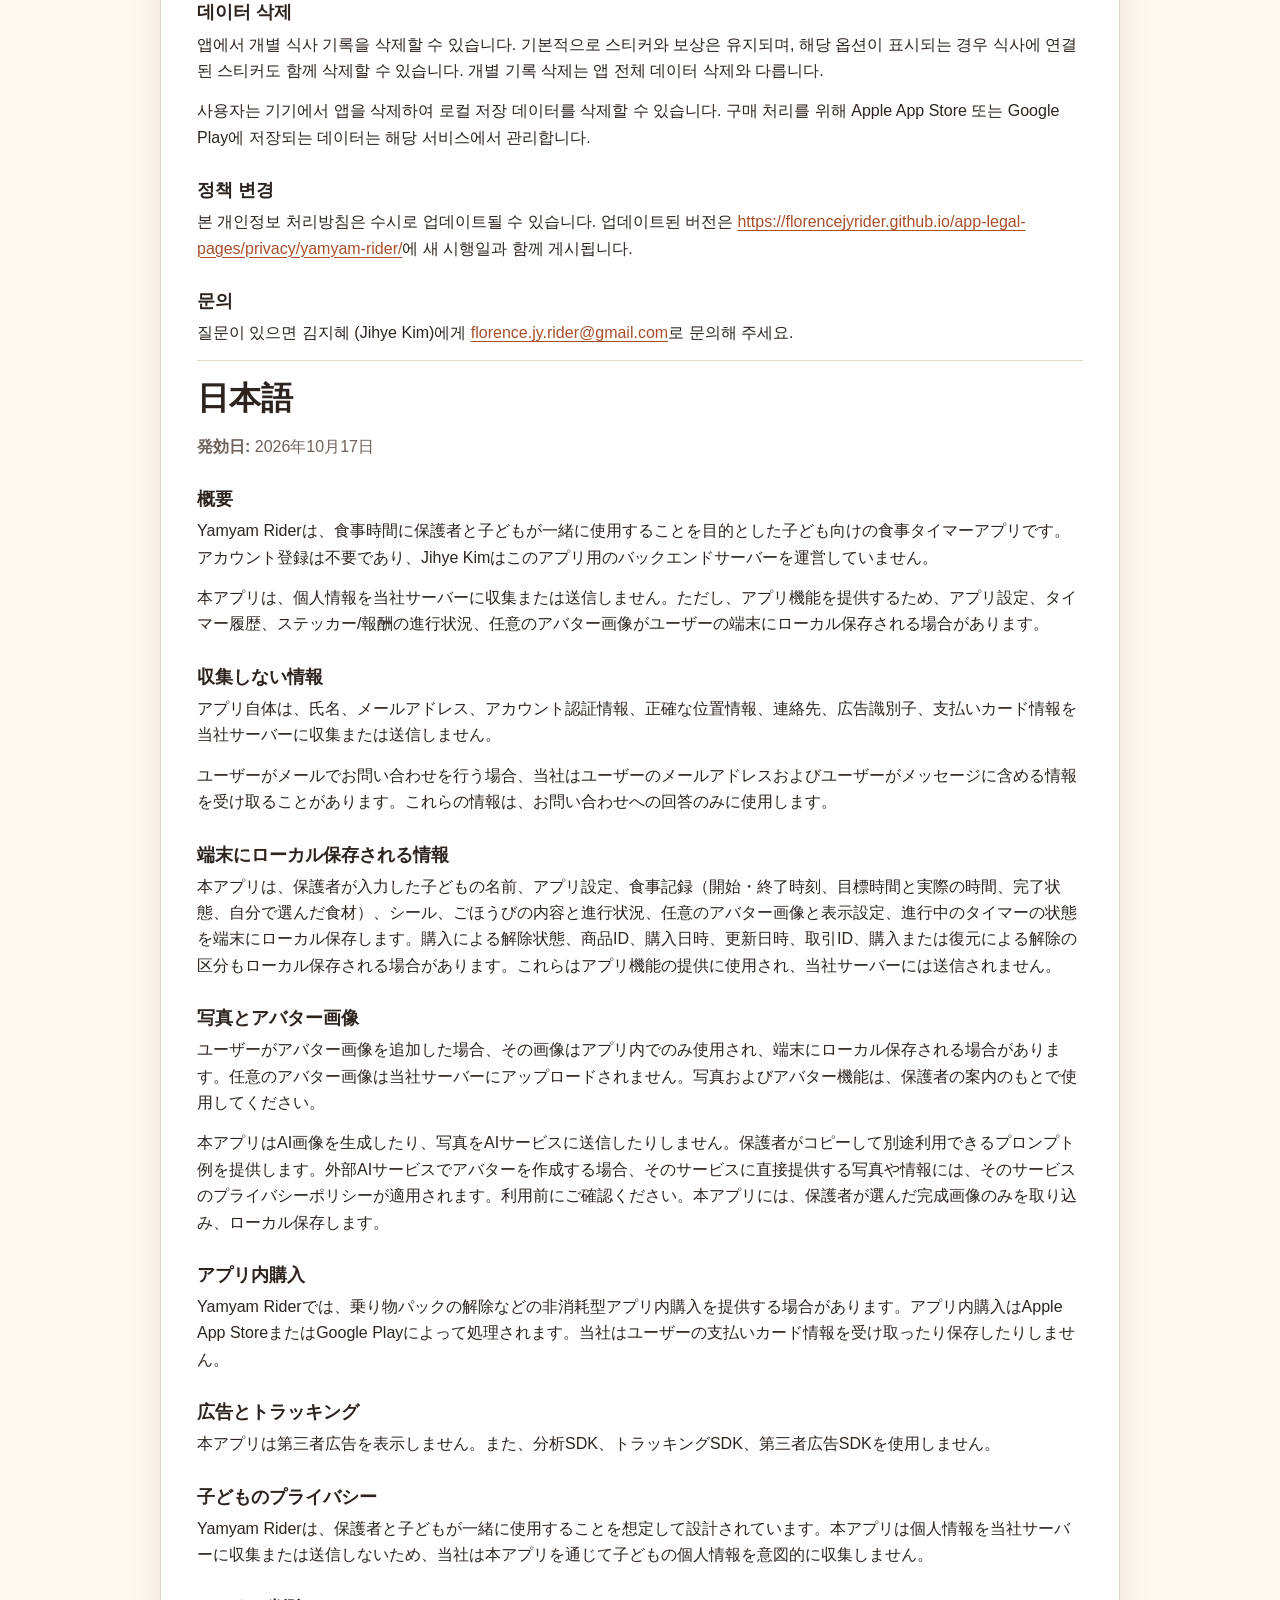
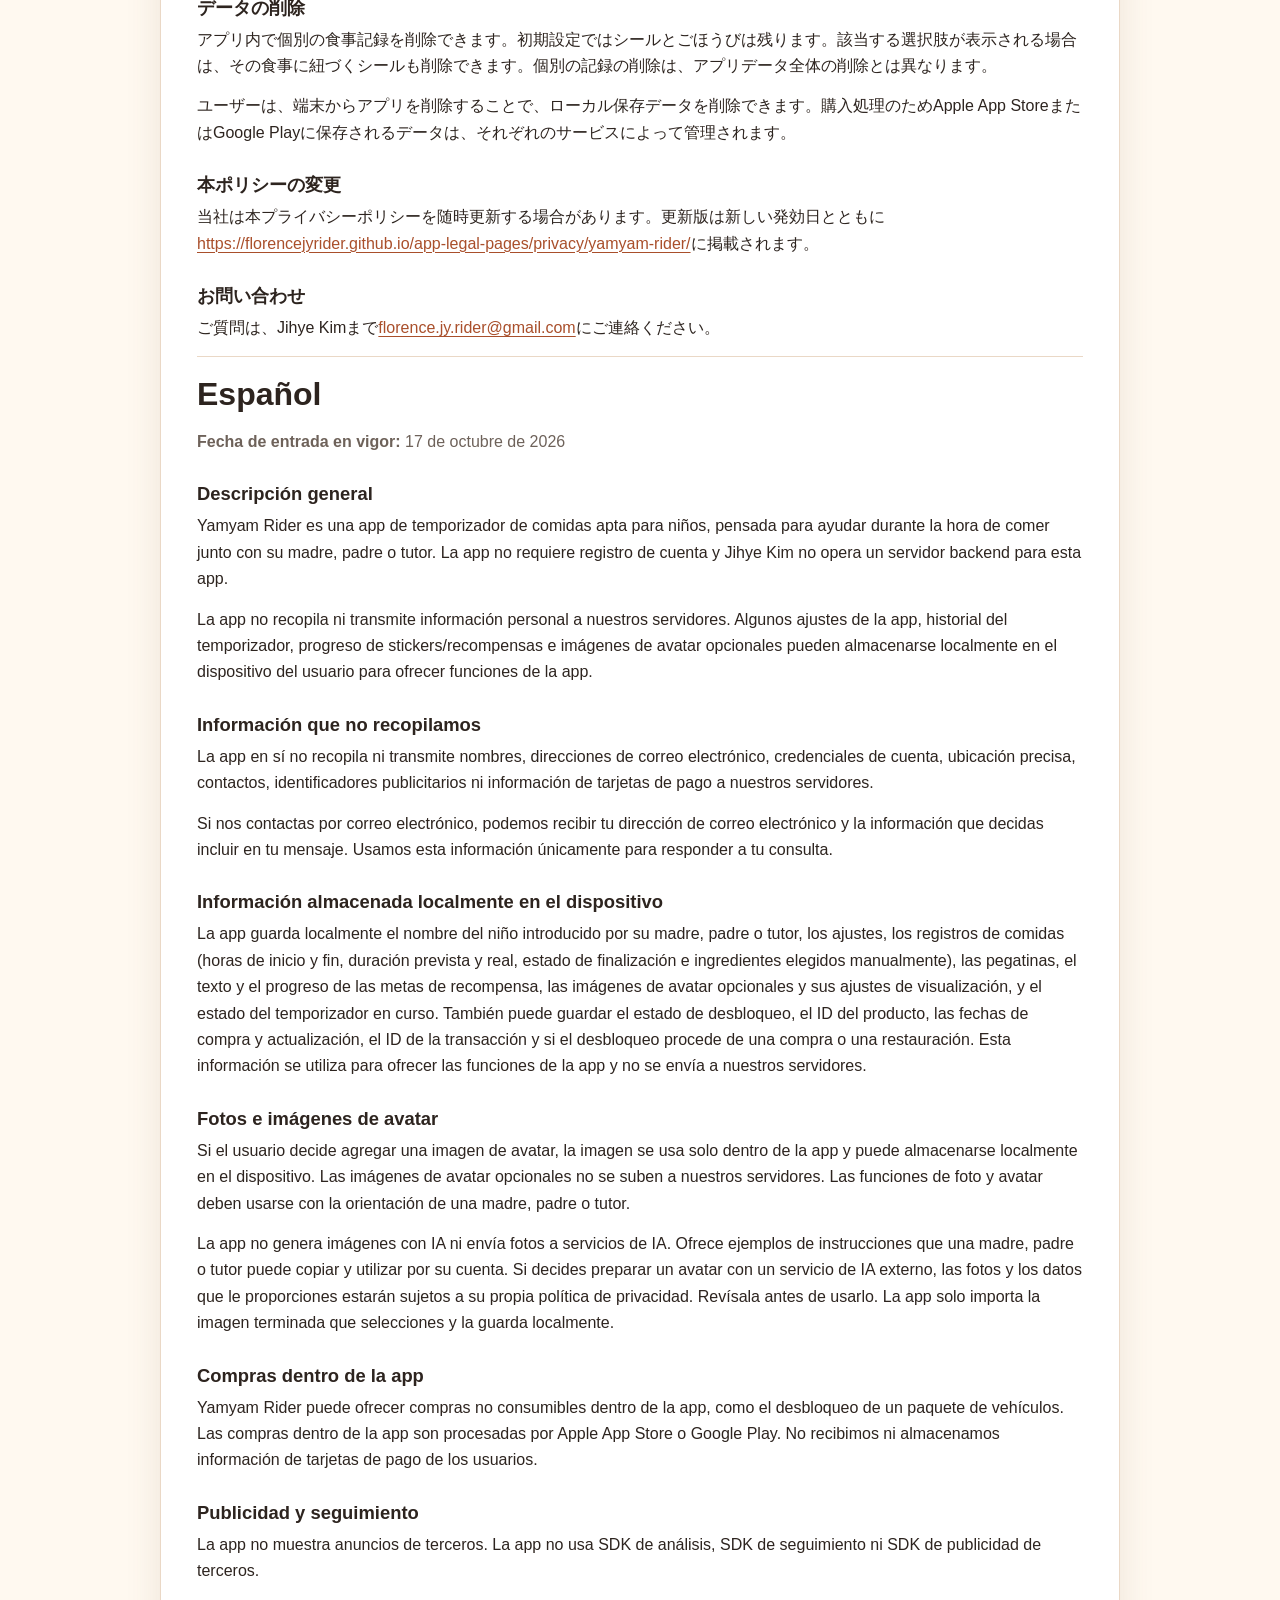
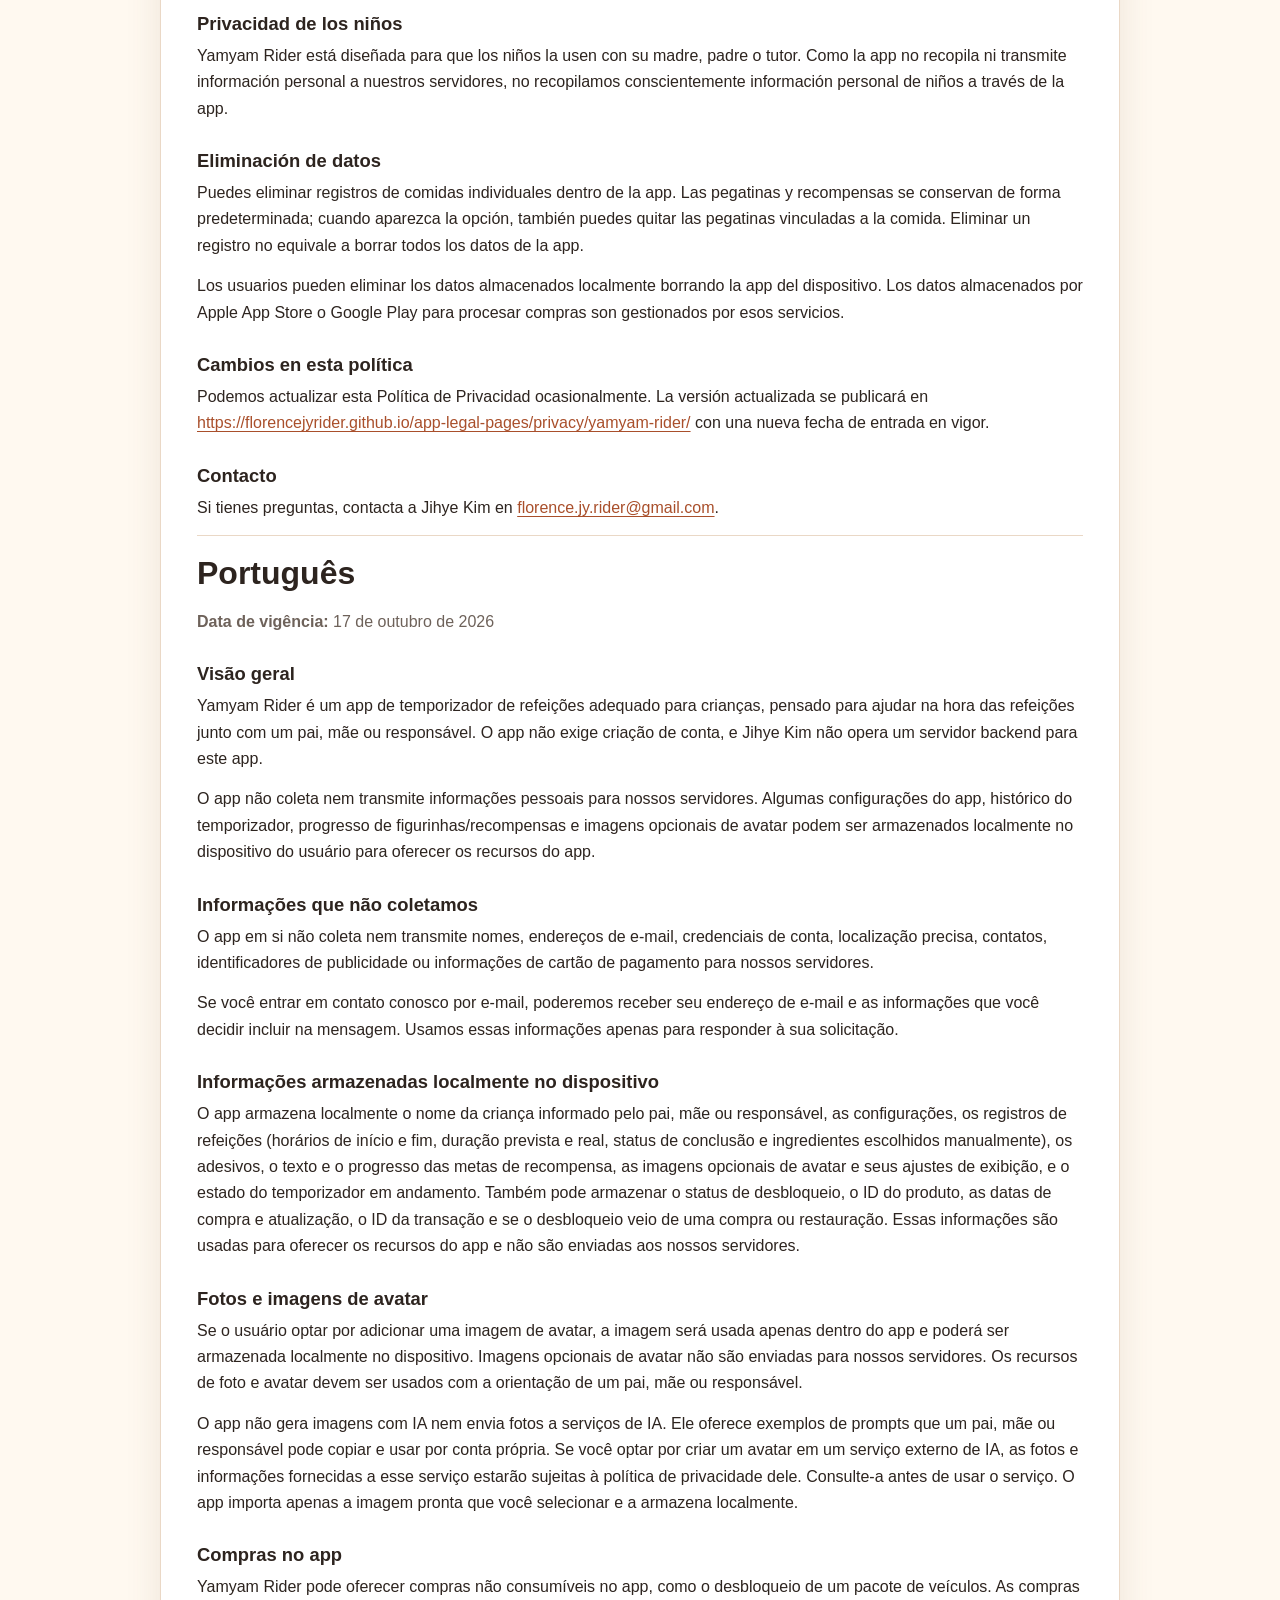
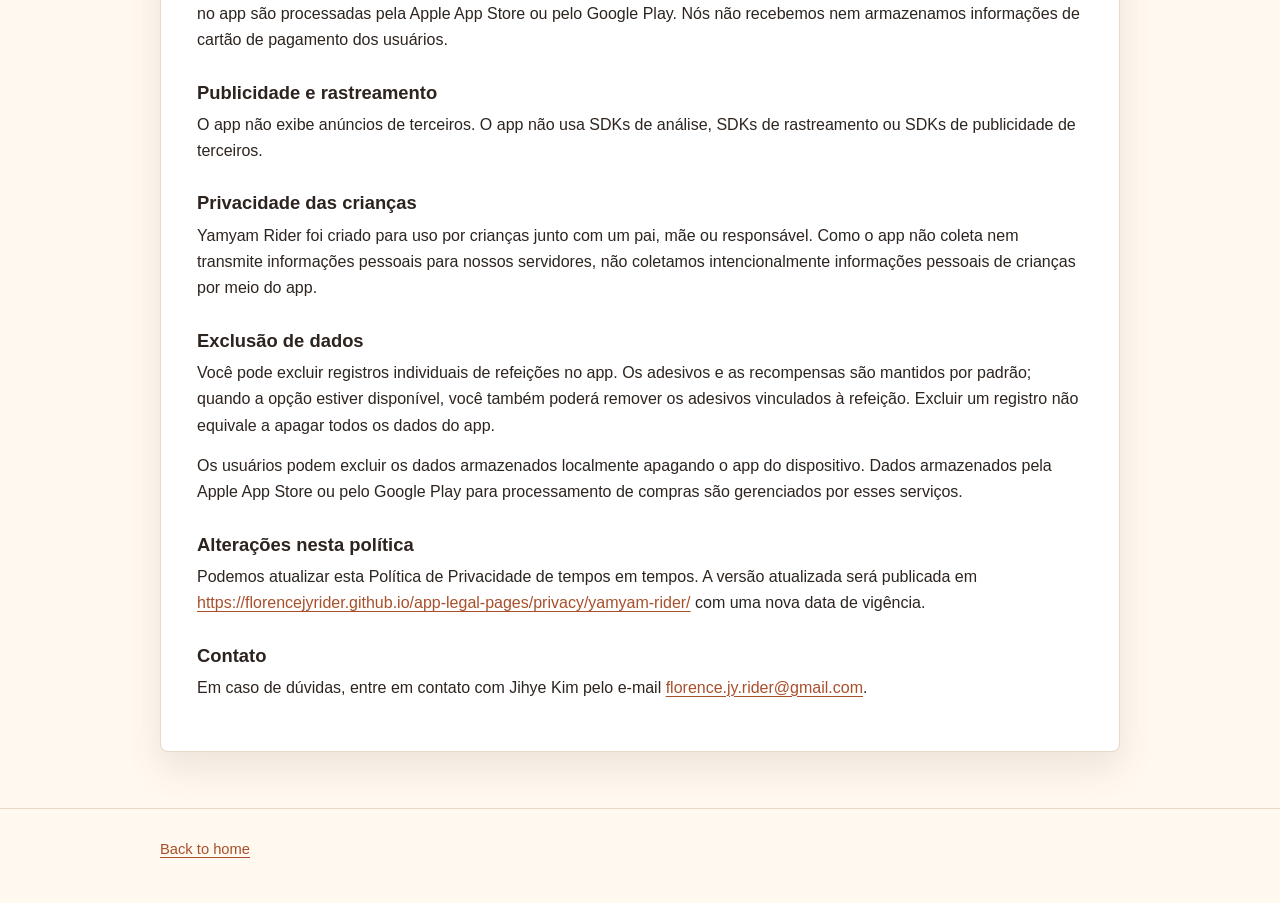
<file: docs/privacy/yamyam-rider/index.html>
<!doctype html>
<html lang="en">
<head>
  <meta charset="utf-8">
  <meta name="viewport" content="width=device-width, initial-scale=1">
  <title>Yamyam Rider Privacy Policy</title>
  <link rel="stylesheet" href="../../style.css">
</head>
<body>
  <header class="site-header">
    <div class="wrap hero">
      <p class="eyebrow">Yamyam Rider</p>
      <h1>Privacy Policy</h1>
      <p class="lead">This page explains how Yamyam Rider handles privacy for children and families.</p>
    </div>
  </header>
  <main class="wrap main">
    <article class="content-card">
      <nav class="navline" aria-label="Languages">
        <a href="#en">English</a> | <a href="#ko">한국어</a> | <a href="#ja">日本語</a> | <a href="#es">Español</a> | <a href="#pt">Português</a>
      </nav>

      <section id="en" class="lang-section" lang="en">
        <h2>English</h2>
        <p class="meta"><strong>Effective date:</strong> October 17, 2026</p>
        <h3>Overview</h3>
        <p>Yamyam Rider is a child-friendly meal timer app intended to help children during mealtime together with a parent or guardian. The app does not require account registration, and Jihye Kim does not operate a backend server for this app.</p>
        <p>The app does not collect or transmit personal information to our servers. Some app settings, timer history, sticker/reward progress, and optional avatar images may be stored locally on the user’s device to provide app features.</p>
        <h3>Information we do not collect</h3>
        <p>The app itself does not collect or transmit names, email addresses, account credentials, precise location, contacts, advertising identifiers, or payment card information to our servers.</p>
        <p>If you contact us by email, we may receive your email address and the information you choose to include in your message. We use this information only to respond to your inquiry.</p>
        <h3>Information stored locally on the device</h3>
        <p>The app stores the child’s name entered by a parent or guardian, app settings, meal records (start/end times, target and actual duration, completion status, and manually selected ingredients), stickers, reward goal text and progress, optional avatar images and their display settings, and an active timer session locally on the device. Purchase unlock status, product ID, purchase time, update time, transaction ID, and whether the unlock came from a purchase or restoration may also be stored locally. This information is used to provide app features and is not sent to our servers.</p>
        <h3>Photos and avatar images</h3>
        <p>If the user chooses to add an avatar image, the image is used only inside the app and may be stored locally on the device. Optional avatar images are not uploaded to our servers. Photo and avatar features should be used with guidance from a parent or guardian.</p>
        <p>The app does not generate AI images or send photos to an AI service. It provides example prompts that a parent or guardian can copy and use independently. If you choose to use an external AI service to prepare an avatar, that service’s own privacy policy applies to any photos or information you submit there. Review it before use. Only the finished image you select is imported into this app and stored locally.</p>
        <h3>In-app purchases</h3>
        <p>Yamyam Rider may offer non-consumable in-app purchases, such as a vehicle pack unlock. In-app purchases are processed by Apple App Store or Google Play. We do not receive or store users’ payment card information.</p>
        <h3>Advertising and tracking</h3>
        <p>The app does not display third-party ads. The app does not use analytics SDKs, tracking SDKs, or third-party advertising SDKs.</p>
        <h3>Children’s privacy</h3>
        <p>Yamyam Rider is designed for use by children with a parent or guardian. Because the app does not collect or transmit personal information to our servers, we do not knowingly collect personal information from children through the app.</p>
        <h3>Data deletion</h3>
        <p>Individual meal records can be deleted in the app. Stickers and rewards are kept by default; where available, you can also choose to remove stickers linked to the meal. Deleting a record is not the same as deleting all app data.</p>
        <p>Users can delete locally stored app data by deleting the app from the device. Data stored by Apple App Store or Google Play for purchase processing is managed by those services.</p>
        <h3>Changes to this policy</h3>
        <p>We may update this Privacy Policy from time to time. The updated version will be posted at <a href="https://florencejyrider.github.io/app-legal-pages/privacy/yamyam-rider/">https://florencejyrider.github.io/app-legal-pages/privacy/yamyam-rider/</a> with a new effective date.</p>
        <h3>Contact</h3>
        <p>If you have questions, contact Jihye Kim at <a href="mailto:florence.jy.rider@gmail.com">florence.jy.rider@gmail.com</a>.</p>
      </section>

      <section id="ko" class="lang-section" lang="ko">
        <h2>한국어</h2>
        <p class="meta"><strong>시행일:</strong> 2026년 10월 17일</p>
        <h3>개요</h3>
        <p>Yamyam Rider는 보호자와 어린이가 식사시간에 함께 사용하는 것을 목적으로 한 어린이 친화적인 식사 타이머 앱입니다. 앱은 계정 가입을 요구하지 않으며, 김지혜 (Jihye Kim)는 이 앱을 위한 백엔드 서버를 운영하지 않습니다.</p>
        <p>앱은 개인정보를 저희 서버로 수집하거나 전송하지 않습니다. 다만 앱 기능 제공을 위해 앱 설정, 타이머 기록, 스티커/보상 진행 상황, 선택적 아바타 이미지가 사용자 기기에 로컬로 저장될 수 있습니다.</p>
        <h3>수집하지 않는 정보</h3>
        <p>앱 자체는 이름, 이메일 주소, 계정 정보, 정확한 위치, 연락처, 광고 식별자 또는 결제 카드 정보를 저희 서버로 수집하거나 전송하지 않습니다.</p>
        <p>다만 사용자가 이메일로 문의하는 경우, 저희는 사용자의 이메일 주소와 사용자가 문의 내용에 포함한 정보를 받을 수 있습니다. 이 정보는 문의 응답 목적으로만 사용됩니다.</p>
        <h3>기기에 로컬로 저장되는 정보</h3>
        <p>앱은 보호자가 입력한 아이 이름, 앱 설정, 식사 기록(시작·종료 시각, 목표·실제 소요 시간, 완료 상태, 직접 선택한 식재료), 스티커, 보상 약속 문구와 진행 상황, 선택한 아바타 이미지와 표시 설정, 진행 중인 타이머 상태를 기기에 로컬로 저장합니다. 구매 잠금 해제 상태, 상품 ID, 구매 시각, 갱신 시각, 거래 ID, 구매 또는 복원 여부도 로컬로 저장될 수 있습니다. 이 정보는 앱 기능 제공에 사용되며 저희 서버로 전송되지 않습니다.</p>
        <h3>사진 및 아바타 이미지</h3>
        <p>사용자가 아바타 이미지를 추가하기로 선택한 경우, 해당 이미지는 앱 내부에서만 사용되며 기기에 로컬로 저장될 수 있습니다. 선택적 아바타 이미지는 저희 서버로 업로드되지 않습니다. 사진 및 아바타 기능은 보호자의 안내하에 사용해야 합니다.</p>
        <p>앱은 AI 이미지를 직접 생성하거나 사진을 AI 서비스로 전송하지 않습니다. 보호자가 복사해 별도로 활용할 수 있는 예시 프롬프트를 제공합니다. 보호자가 외부 AI 서비스에서 아바타 이미지를 만드는 경우, 해당 서비스에 직접 제공하는 사진과 정보에는 그 서비스의 개인정보처리방침이 적용됩니다. 이용 전에 해당 방침을 확인해 주세요. 이 앱에는 보호자가 선택한 완성된 이미지만 가져와 로컬로 저장합니다.</p>
        <h3>인앱 구매</h3>
        <p>Yamyam Rider는 차량 팩 잠금 해제와 같은 비소모성 인앱 구매를 제공할 수 있습니다. 인앱 구매는 Apple App Store 또는 Google Play에서 처리합니다. 저희는 사용자의 결제 카드 정보를 받거나 저장하지 않습니다.</p>
        <h3>광고 및 추적</h3>
        <p>앱은 제3자 광고를 표시하지 않습니다. 앱은 분석 SDK, 추적 SDK 또는 제3자 광고 SDK를 사용하지 않습니다.</p>
        <h3>아동 개인정보</h3>
        <p>Yamyam Rider는 보호자와 어린이가 함께 사용하도록 설계되었습니다. 앱이 개인정보를 저희 서버로 수집하거나 전송하지 않으므로, 저희는 앱을 통해 아동의 개인정보를 고의로 수집하지 않습니다.</p>
        <h3>데이터 삭제</h3>
        <p>앱에서 개별 식사 기록을 삭제할 수 있습니다. 기본적으로 스티커와 보상은 유지되며, 해당 옵션이 표시되는 경우 식사에 연결된 스티커도 함께 삭제할 수 있습니다. 개별 기록 삭제는 앱 전체 데이터 삭제와 다릅니다.</p>
        <p>사용자는 기기에서 앱을 삭제하여 로컬 저장 데이터를 삭제할 수 있습니다. 구매 처리를 위해 Apple App Store 또는 Google Play에 저장되는 데이터는 해당 서비스에서 관리합니다.</p>
        <h3>정책 변경</h3>
        <p>본 개인정보 처리방침은 수시로 업데이트될 수 있습니다. 업데이트된 버전은 <a href="https://florencejyrider.github.io/app-legal-pages/privacy/yamyam-rider/">https://florencejyrider.github.io/app-legal-pages/privacy/yamyam-rider/</a>에 새 시행일과 함께 게시됩니다.</p>
        <h3>문의</h3>
        <p>질문이 있으면 김지혜 (Jihye Kim)에게 <a href="mailto:florence.jy.rider@gmail.com">florence.jy.rider@gmail.com</a>로 문의해 주세요.</p>
      </section>

      <section id="ja" class="lang-section" lang="ja">
        <h2>日本語</h2>
        <p class="meta"><strong>発効日:</strong> 2026年10月17日</p>
        <h3>概要</h3>
        <p>Yamyam Riderは、食事時間に保護者と子どもが一緒に使用することを目的とした子ども向けの食事タイマーアプリです。アカウント登録は不要であり、Jihye Kimはこのアプリ用のバックエンドサーバーを運営していません。</p>
        <p>本アプリは、個人情報を当社サーバーに収集または送信しません。ただし、アプリ機能を提供するため、アプリ設定、タイマー履歴、ステッカー/報酬の進行状況、任意のアバター画像がユーザーの端末にローカル保存される場合があります。</p>
        <h3>収集しない情報</h3>
        <p>アプリ自体は、氏名、メールアドレス、アカウント認証情報、正確な位置情報、連絡先、広告識別子、支払いカード情報を当社サーバーに収集または送信しません。</p>
        <p>ユーザーがメールでお問い合わせを行う場合、当社はユーザーのメールアドレスおよびユーザーがメッセージに含める情報を受け取ることがあります。これらの情報は、お問い合わせへの回答のみに使用します。</p>
        <h3>端末にローカル保存される情報</h3>
        <p>本アプリは、保護者が入力した子どもの名前、アプリ設定、食事記録（開始・終了時刻、目標時間と実際の時間、完了状態、自分で選んだ食材）、シール、ごほうびの内容と進行状況、任意のアバター画像と表示設定、進行中のタイマーの状態を端末にローカル保存します。購入による解除状態、商品ID、購入日時、更新日時、取引ID、購入または復元による解除の区分もローカル保存される場合があります。これらはアプリ機能の提供に使用され、当社サーバーには送信されません。</p>
        <h3>写真とアバター画像</h3>
        <p>ユーザーがアバター画像を追加した場合、その画像はアプリ内でのみ使用され、端末にローカル保存される場合があります。任意のアバター画像は当社サーバーにアップロードされません。写真およびアバター機能は、保護者の案内のもとで使用してください。</p>
        <p>本アプリはAI画像を生成したり、写真をAIサービスに送信したりしません。保護者がコピーして別途利用できるプロンプト例を提供します。外部AIサービスでアバターを作成する場合、そのサービスに直接提供する写真や情報には、そのサービスのプライバシーポリシーが適用されます。利用前にご確認ください。本アプリには、保護者が選んだ完成画像のみを取り込み、ローカル保存します。</p>
        <h3>アプリ内購入</h3>
        <p>Yamyam Riderでは、乗り物パックの解除などの非消耗型アプリ内購入を提供する場合があります。アプリ内購入はApple App StoreまたはGoogle Playによって処理されます。当社はユーザーの支払いカード情報を受け取ったり保存したりしません。</p>
        <h3>広告とトラッキング</h3>
        <p>本アプリは第三者広告を表示しません。また、分析SDK、トラッキングSDK、第三者広告SDKを使用しません。</p>
        <h3>子どものプライバシー</h3>
        <p>Yamyam Riderは、保護者と子どもが一緒に使用することを想定して設計されています。本アプリは個人情報を当社サーバーに収集または送信しないため、当社は本アプリを通じて子どもの個人情報を意図的に収集しません。</p>
        <h3>データの削除</h3>
        <p>アプリ内で個別の食事記録を削除できます。初期設定ではシールとごほうびは残ります。該当する選択肢が表示される場合は、その食事に紐づくシールも削除できます。個別の記録の削除は、アプリデータ全体の削除とは異なります。</p>
        <p>ユーザーは、端末からアプリを削除することで、ローカル保存データを削除できます。購入処理のためApple App StoreまたはGoogle Playに保存されるデータは、それぞれのサービスによって管理されます。</p>
        <h3>本ポリシーの変更</h3>
        <p>当社は本プライバシーポリシーを随時更新する場合があります。更新版は新しい発効日とともに<a href="https://florencejyrider.github.io/app-legal-pages/privacy/yamyam-rider/">https://florencejyrider.github.io/app-legal-pages/privacy/yamyam-rider/</a>に掲載されます。</p>
        <h3>お問い合わせ</h3>
        <p>ご質問は、Jihye Kimまで<a href="mailto:florence.jy.rider@gmail.com">florence.jy.rider@gmail.com</a>にご連絡ください。</p>
      </section>

      <section id="es" class="lang-section" lang="es">
        <h2>Español</h2>
        <p class="meta"><strong>Fecha de entrada en vigor:</strong> 17 de octubre de 2026</p>
        <h3>Descripción general</h3>
        <p>Yamyam Rider es una app de temporizador de comidas apta para niños, pensada para ayudar durante la hora de comer junto con su madre, padre o tutor. La app no requiere registro de cuenta y Jihye Kim no opera un servidor backend para esta app.</p>
        <p>La app no recopila ni transmite información personal a nuestros servidores. Algunos ajustes de la app, historial del temporizador, progreso de stickers/recompensas e imágenes de avatar opcionales pueden almacenarse localmente en el dispositivo del usuario para ofrecer funciones de la app.</p>
        <h3>Información que no recopilamos</h3>
        <p>La app en sí no recopila ni transmite nombres, direcciones de correo electrónico, credenciales de cuenta, ubicación precisa, contactos, identificadores publicitarios ni información de tarjetas de pago a nuestros servidores.</p>
        <p>Si nos contactas por correo electrónico, podemos recibir tu dirección de correo electrónico y la información que decidas incluir en tu mensaje. Usamos esta información únicamente para responder a tu consulta.</p>
        <h3>Información almacenada localmente en el dispositivo</h3>
        <p>La app guarda localmente el nombre del niño introducido por su madre, padre o tutor, los ajustes, los registros de comidas (horas de inicio y fin, duración prevista y real, estado de finalización e ingredientes elegidos manualmente), las pegatinas, el texto y el progreso de las metas de recompensa, las imágenes de avatar opcionales y sus ajustes de visualización, y el estado del temporizador en curso. También puede guardar el estado de desbloqueo, el ID del producto, las fechas de compra y actualización, el ID de la transacción y si el desbloqueo procede de una compra o una restauración. Esta información se utiliza para ofrecer las funciones de la app y no se envía a nuestros servidores.</p>
        <h3>Fotos e imágenes de avatar</h3>
        <p>Si el usuario decide agregar una imagen de avatar, la imagen se usa solo dentro de la app y puede almacenarse localmente en el dispositivo. Las imágenes de avatar opcionales no se suben a nuestros servidores. Las funciones de foto y avatar deben usarse con la orientación de una madre, padre o tutor.</p>
        <p>La app no genera imágenes con IA ni envía fotos a servicios de IA. Ofrece ejemplos de instrucciones que una madre, padre o tutor puede copiar y utilizar por su cuenta. Si decides preparar un avatar con un servicio de IA externo, las fotos y los datos que le proporciones estarán sujetos a su propia política de privacidad. Revísala antes de usarlo. La app solo importa la imagen terminada que selecciones y la guarda localmente.</p>
        <h3>Compras dentro de la app</h3>
        <p>Yamyam Rider puede ofrecer compras no consumibles dentro de la app, como el desbloqueo de un paquete de vehículos. Las compras dentro de la app son procesadas por Apple App Store o Google Play. No recibimos ni almacenamos información de tarjetas de pago de los usuarios.</p>
        <h3>Publicidad y seguimiento</h3>
        <p>La app no muestra anuncios de terceros. La app no usa SDK de análisis, SDK de seguimiento ni SDK de publicidad de terceros.</p>
        <h3>Privacidad de los niños</h3>
        <p>Yamyam Rider está diseñada para que los niños la usen con su madre, padre o tutor. Como la app no recopila ni transmite información personal a nuestros servidores, no recopilamos conscientemente información personal de niños a través de la app.</p>
        <h3>Eliminación de datos</h3>
        <p>Puedes eliminar registros de comidas individuales dentro de la app. Las pegatinas y recompensas se conservan de forma predeterminada; cuando aparezca la opción, también puedes quitar las pegatinas vinculadas a la comida. Eliminar un registro no equivale a borrar todos los datos de la app.</p>
        <p>Los usuarios pueden eliminar los datos almacenados localmente borrando la app del dispositivo. Los datos almacenados por Apple App Store o Google Play para procesar compras son gestionados por esos servicios.</p>
        <h3>Cambios en esta política</h3>
        <p>Podemos actualizar esta Política de Privacidad ocasionalmente. La versión actualizada se publicará en <a href="https://florencejyrider.github.io/app-legal-pages/privacy/yamyam-rider/">https://florencejyrider.github.io/app-legal-pages/privacy/yamyam-rider/</a> con una nueva fecha de entrada en vigor.</p>
        <h3>Contacto</h3>
        <p>Si tienes preguntas, contacta a Jihye Kim en <a href="mailto:florence.jy.rider@gmail.com">florence.jy.rider@gmail.com</a>.</p>
      </section>

      <section id="pt" class="lang-section" lang="pt-BR">
        <h2>Português</h2>
        <p class="meta"><strong>Data de vigência:</strong> 17 de outubro de 2026</p>
        <h3>Visão geral</h3>
        <p>Yamyam Rider é um app de temporizador de refeições adequado para crianças, pensado para ajudar na hora das refeições junto com um pai, mãe ou responsável. O app não exige criação de conta, e Jihye Kim não opera um servidor backend para este app.</p>
        <p>O app não coleta nem transmite informações pessoais para nossos servidores. Algumas configurações do app, histórico do temporizador, progresso de figurinhas/recompensas e imagens opcionais de avatar podem ser armazenados localmente no dispositivo do usuário para oferecer os recursos do app.</p>
        <h3>Informações que não coletamos</h3>
        <p>O app em si não coleta nem transmite nomes, endereços de e-mail, credenciais de conta, localização precisa, contatos, identificadores de publicidade ou informações de cartão de pagamento para nossos servidores.</p>
        <p>Se você entrar em contato conosco por e-mail, poderemos receber seu endereço de e-mail e as informações que você decidir incluir na mensagem. Usamos essas informações apenas para responder à sua solicitação.</p>
        <h3>Informações armazenadas localmente no dispositivo</h3>
        <p>O app armazena localmente o nome da criança informado pelo pai, mãe ou responsável, as configurações, os registros de refeições (horários de início e fim, duração prevista e real, status de conclusão e ingredientes escolhidos manualmente), os adesivos, o texto e o progresso das metas de recompensa, as imagens opcionais de avatar e seus ajustes de exibição, e o estado do temporizador em andamento. Também pode armazenar o status de desbloqueio, o ID do produto, as datas de compra e atualização, o ID da transação e se o desbloqueio veio de uma compra ou restauração. Essas informações são usadas para oferecer os recursos do app e não são enviadas aos nossos servidores.</p>
        <h3>Fotos e imagens de avatar</h3>
        <p>Se o usuário optar por adicionar uma imagem de avatar, a imagem será usada apenas dentro do app e poderá ser armazenada localmente no dispositivo. Imagens opcionais de avatar não são enviadas para nossos servidores. Os recursos de foto e avatar devem ser usados com a orientação de um pai, mãe ou responsável.</p>
        <p>O app não gera imagens com IA nem envia fotos a serviços de IA. Ele oferece exemplos de prompts que um pai, mãe ou responsável pode copiar e usar por conta própria. Se você optar por criar um avatar em um serviço externo de IA, as fotos e informações fornecidas a esse serviço estarão sujeitas à política de privacidade dele. Consulte-a antes de usar o serviço. O app importa apenas a imagem pronta que você selecionar e a armazena localmente.</p>
        <h3>Compras no app</h3>
        <p>Yamyam Rider pode oferecer compras não consumíveis no app, como o desbloqueio de um pacote de veículos. As compras no app são processadas pela Apple App Store ou pelo Google Play. Nós não recebemos nem armazenamos informações de cartão de pagamento dos usuários.</p>
        <h3>Publicidade e rastreamento</h3>
        <p>O app não exibe anúncios de terceiros. O app não usa SDKs de análise, SDKs de rastreamento ou SDKs de publicidade de terceiros.</p>
        <h3>Privacidade das crianças</h3>
        <p>Yamyam Rider foi criado para uso por crianças junto com um pai, mãe ou responsável. Como o app não coleta nem transmite informações pessoais para nossos servidores, não coletamos intencionalmente informações pessoais de crianças por meio do app.</p>
        <h3>Exclusão de dados</h3>
        <p>Você pode excluir registros individuais de refeições no app. Os adesivos e as recompensas são mantidos por padrão; quando a opção estiver disponível, você também poderá remover os adesivos vinculados à refeição. Excluir um registro não equivale a apagar todos os dados do app.</p>
        <p>Os usuários podem excluir os dados armazenados localmente apagando o app do dispositivo. Dados armazenados pela Apple App Store ou pelo Google Play para processamento de compras são gerenciados por esses serviços.</p>
        <h3>Alterações nesta política</h3>
        <p>Podemos atualizar esta Política de Privacidade de tempos em tempos. A versão atualizada será publicada em <a href="https://florencejyrider.github.io/app-legal-pages/privacy/yamyam-rider/">https://florencejyrider.github.io/app-legal-pages/privacy/yamyam-rider/</a> com uma nova data de vigência.</p>
        <h3>Contato</h3>
        <p>Em caso de dúvidas, entre em contato com Jihye Kim pelo e-mail <a href="mailto:florence.jy.rider@gmail.com">florence.jy.rider@gmail.com</a>.</p>
      </section>
    </article>
  </main>
  <footer class="site-footer"><div class="wrap"><p><a href="../../">Back to home</a></p></div></footer>
</body>
</html>
</file>
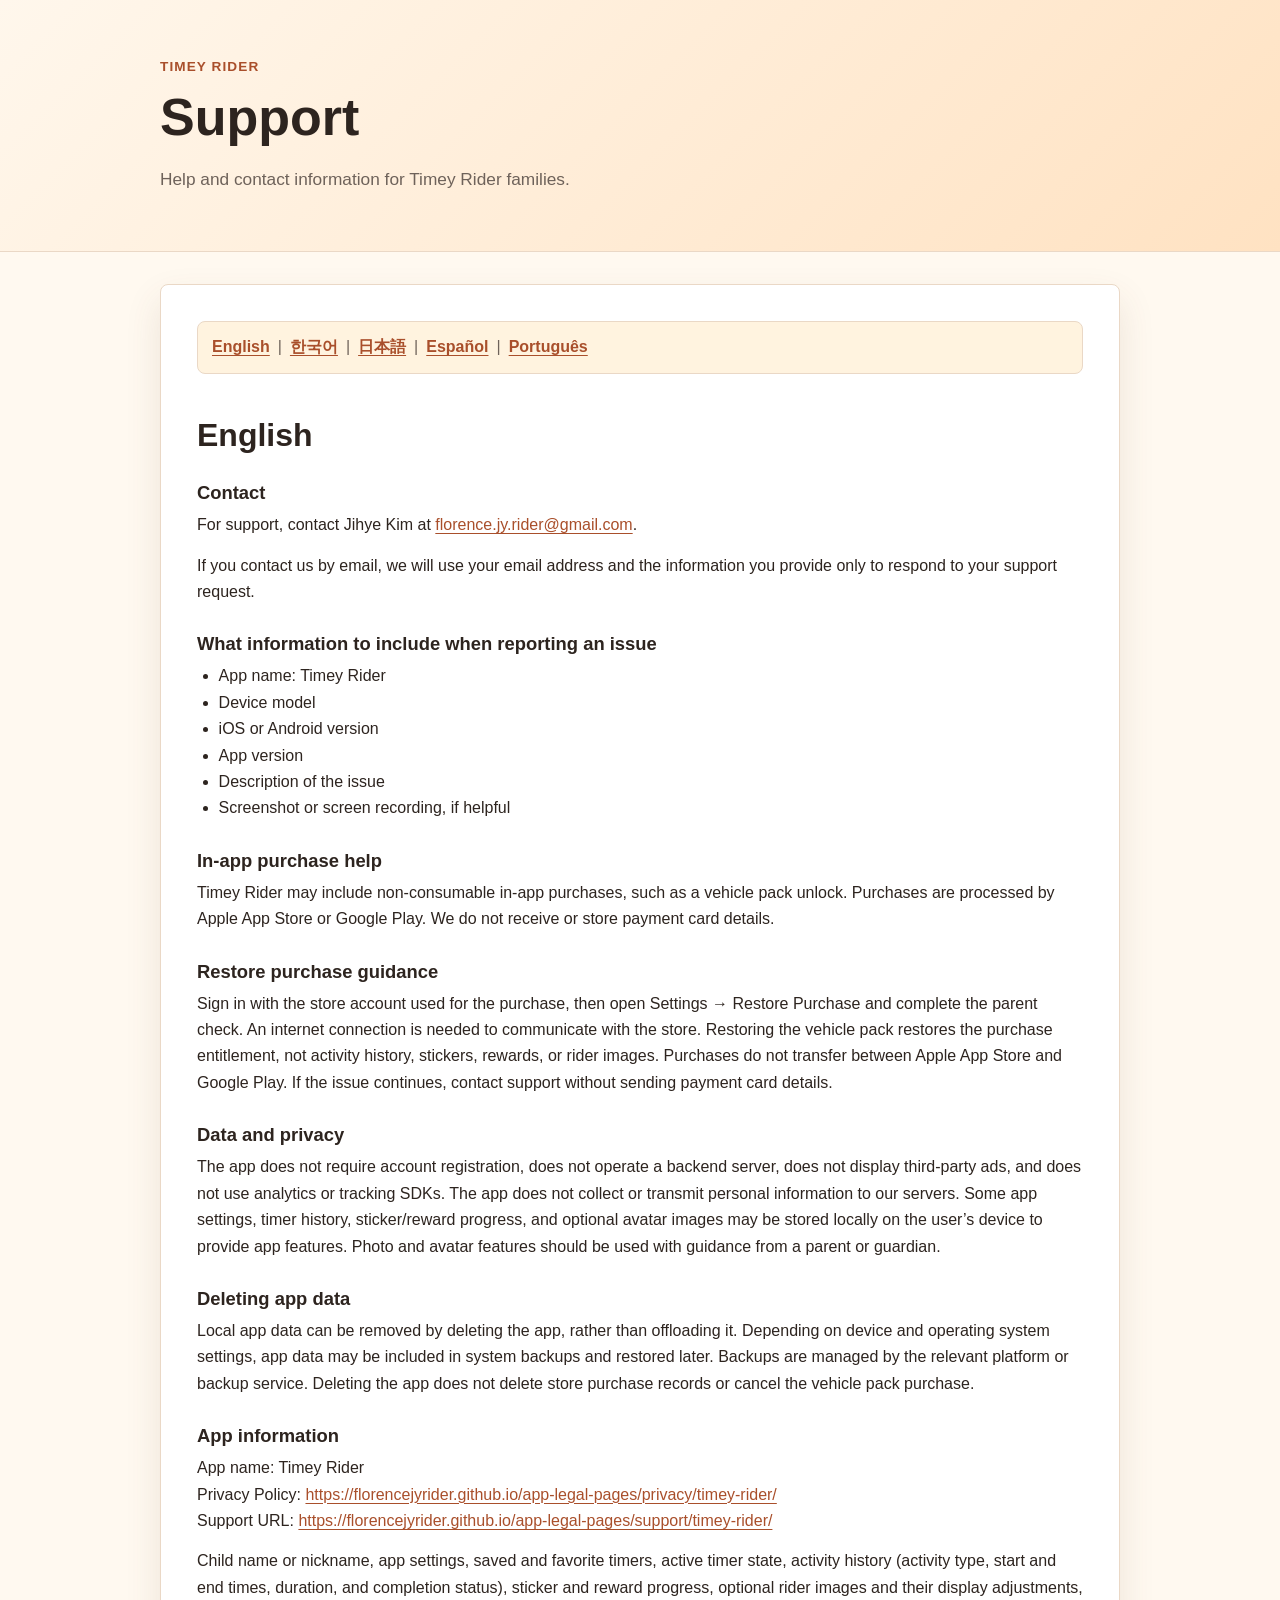
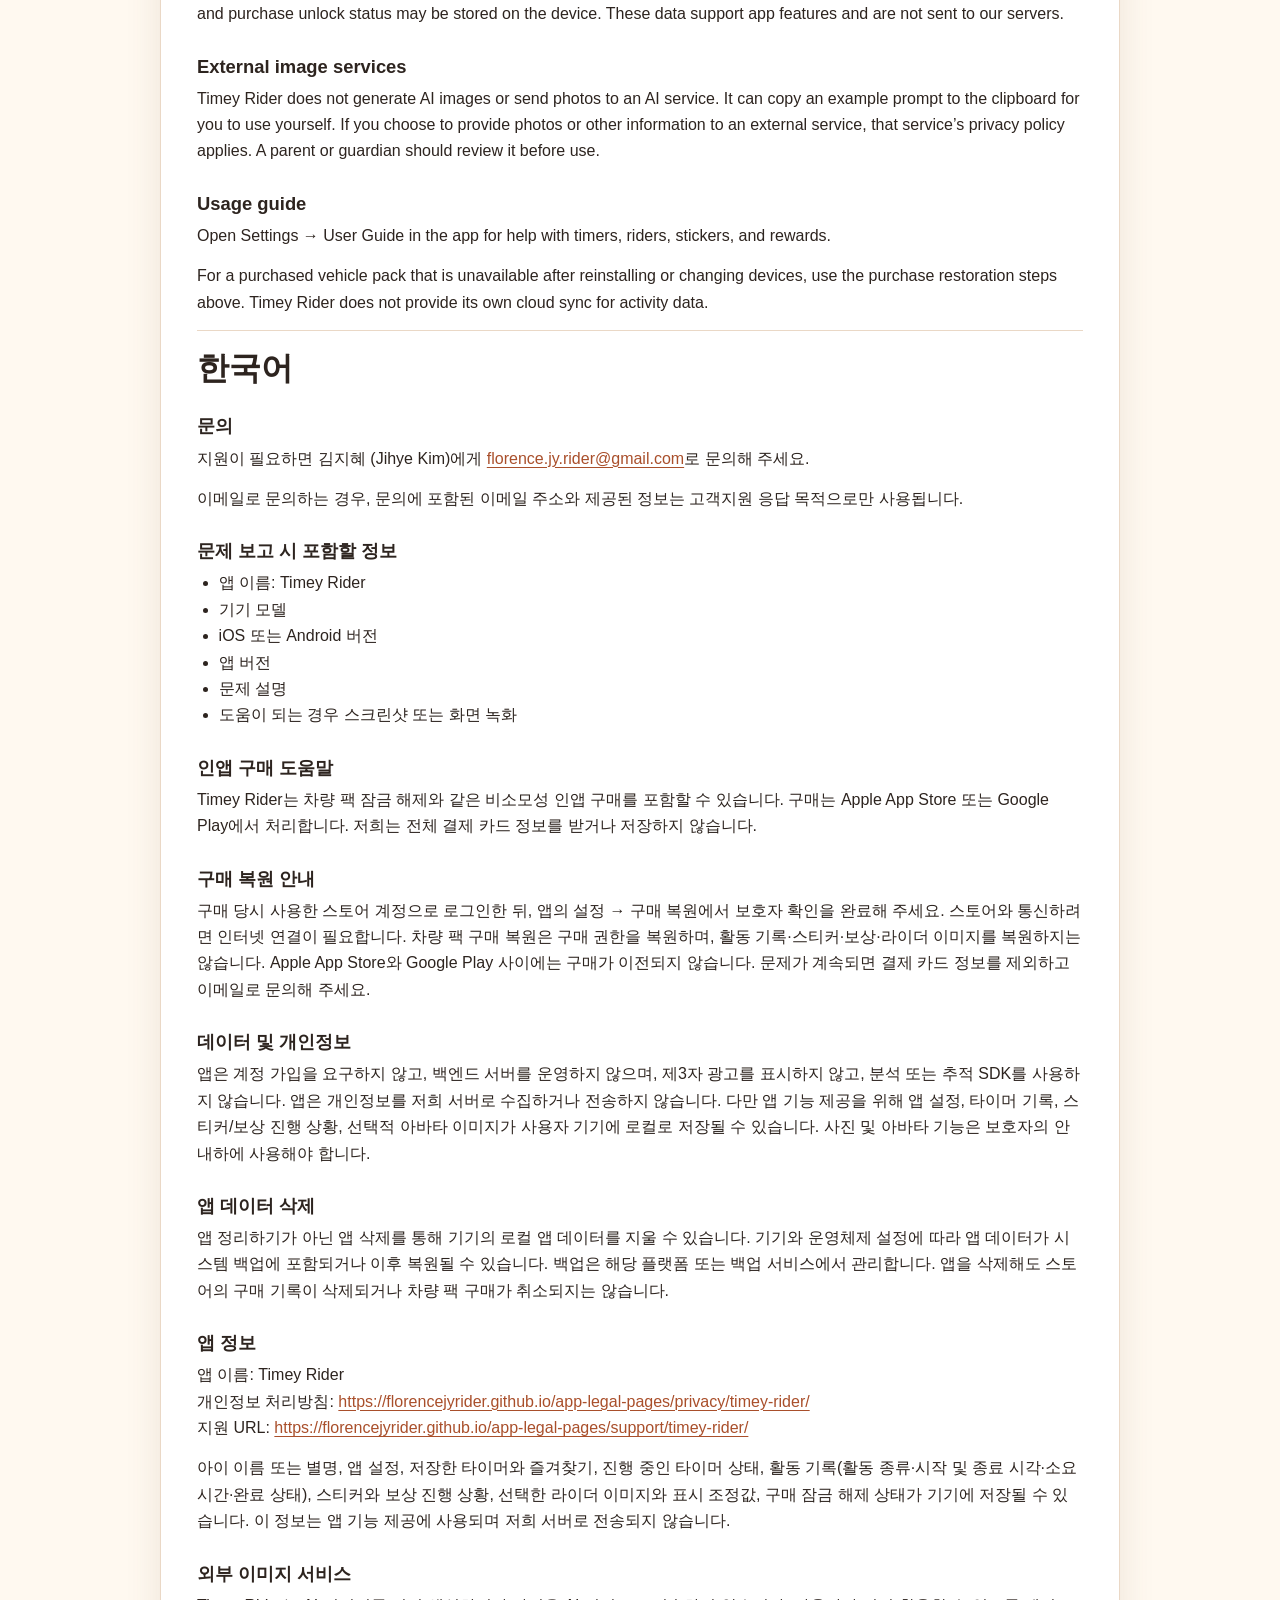
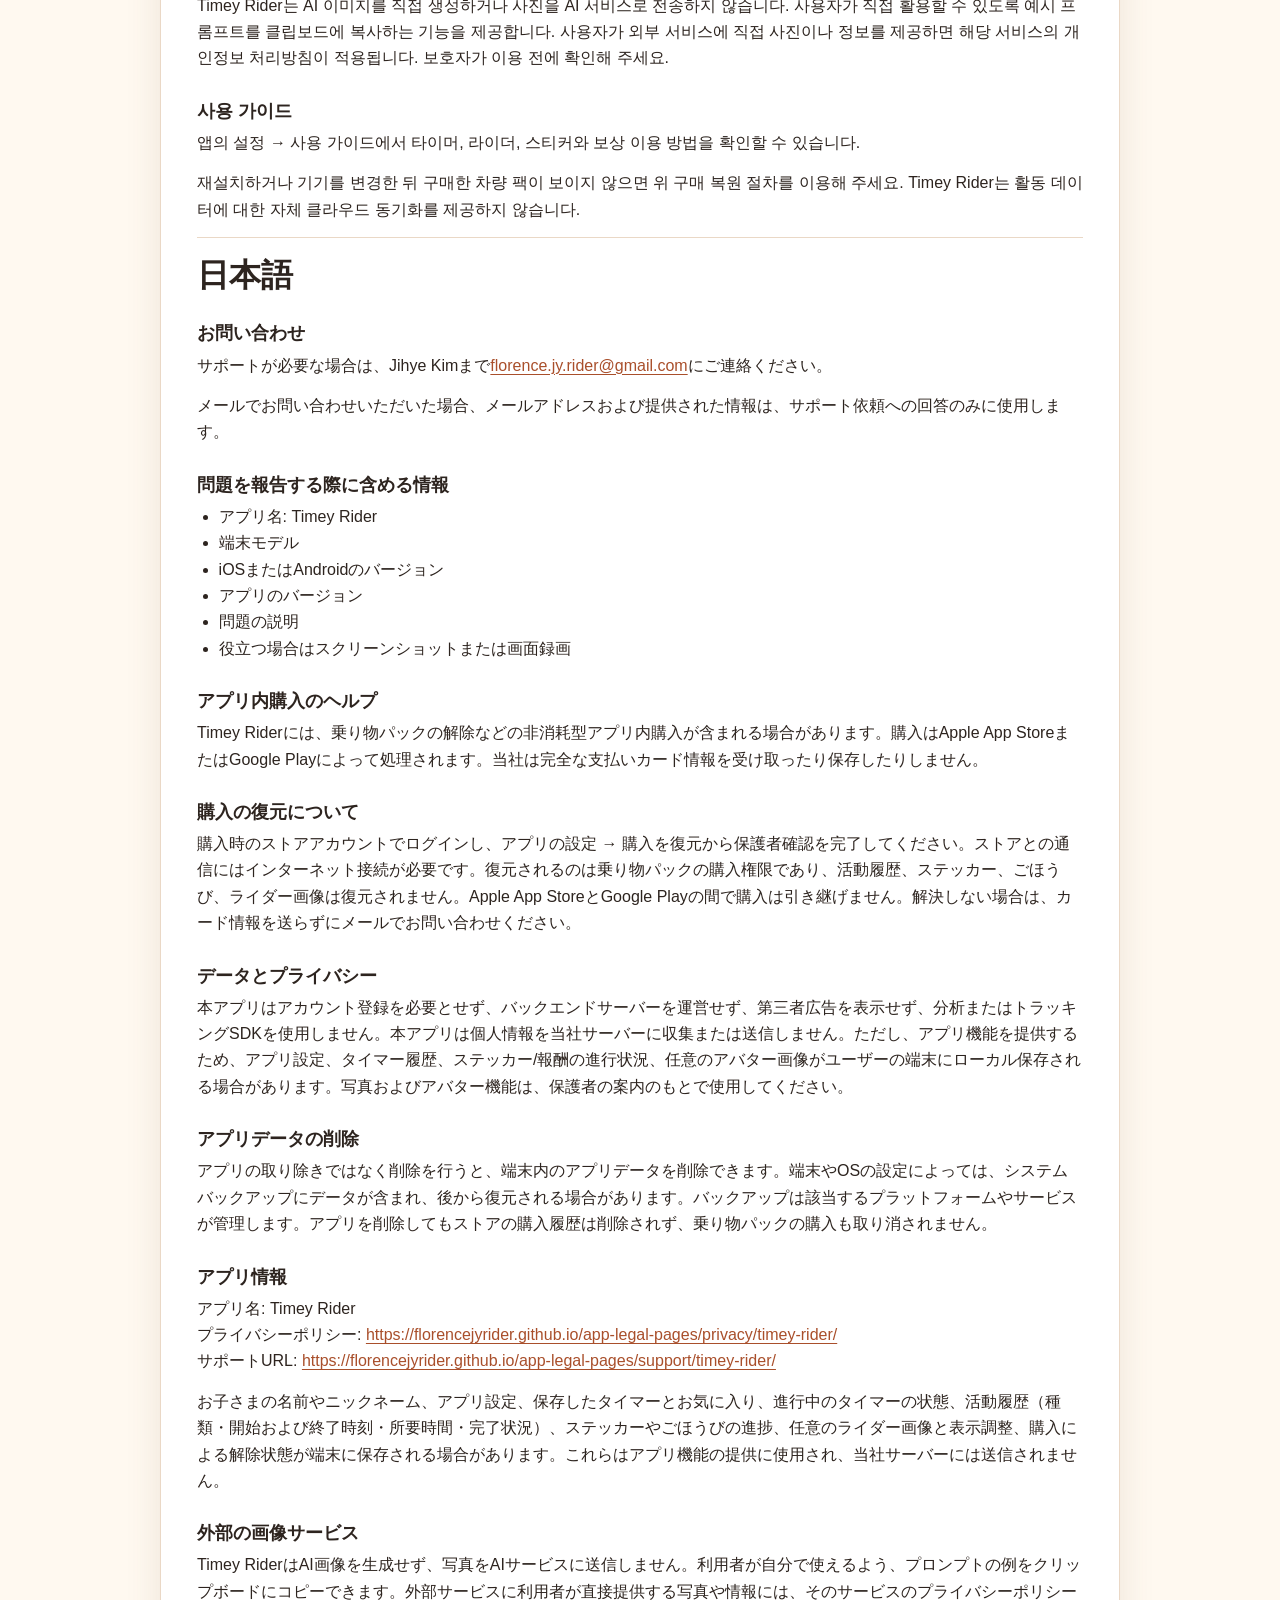
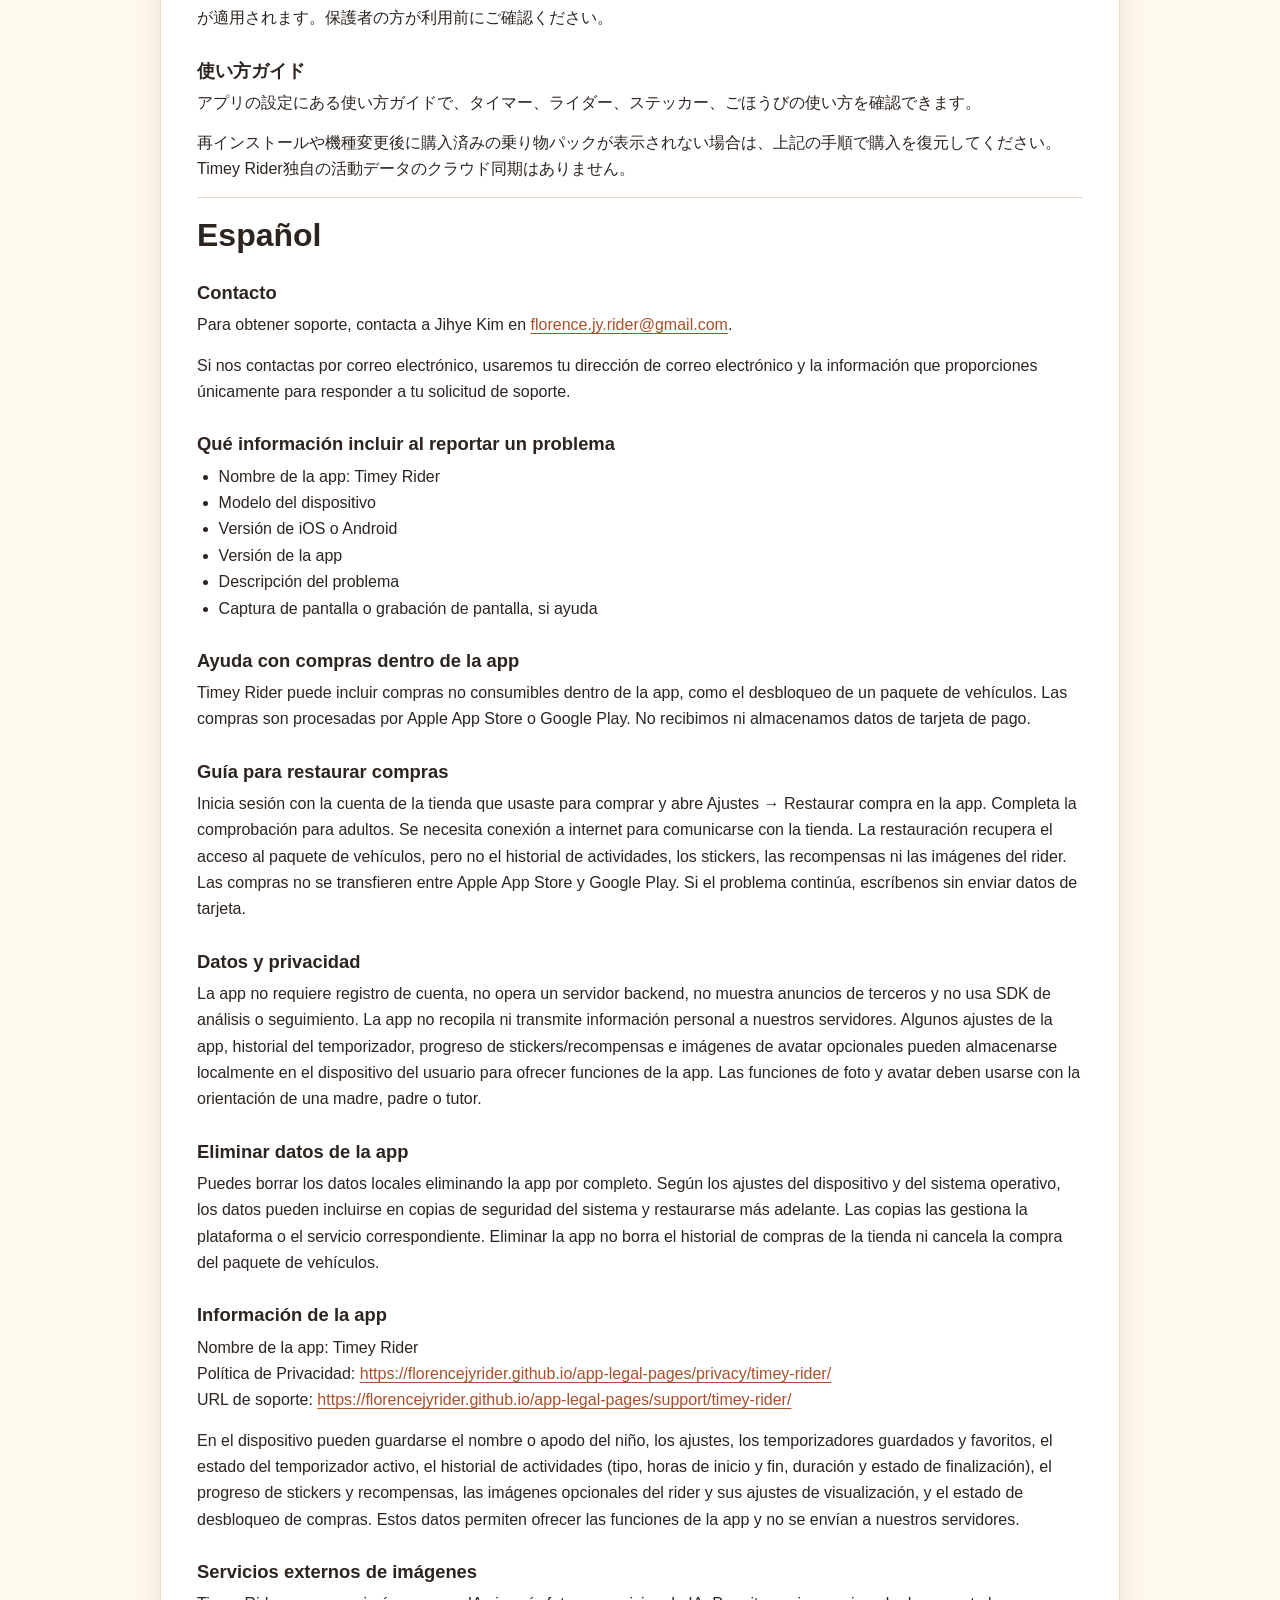
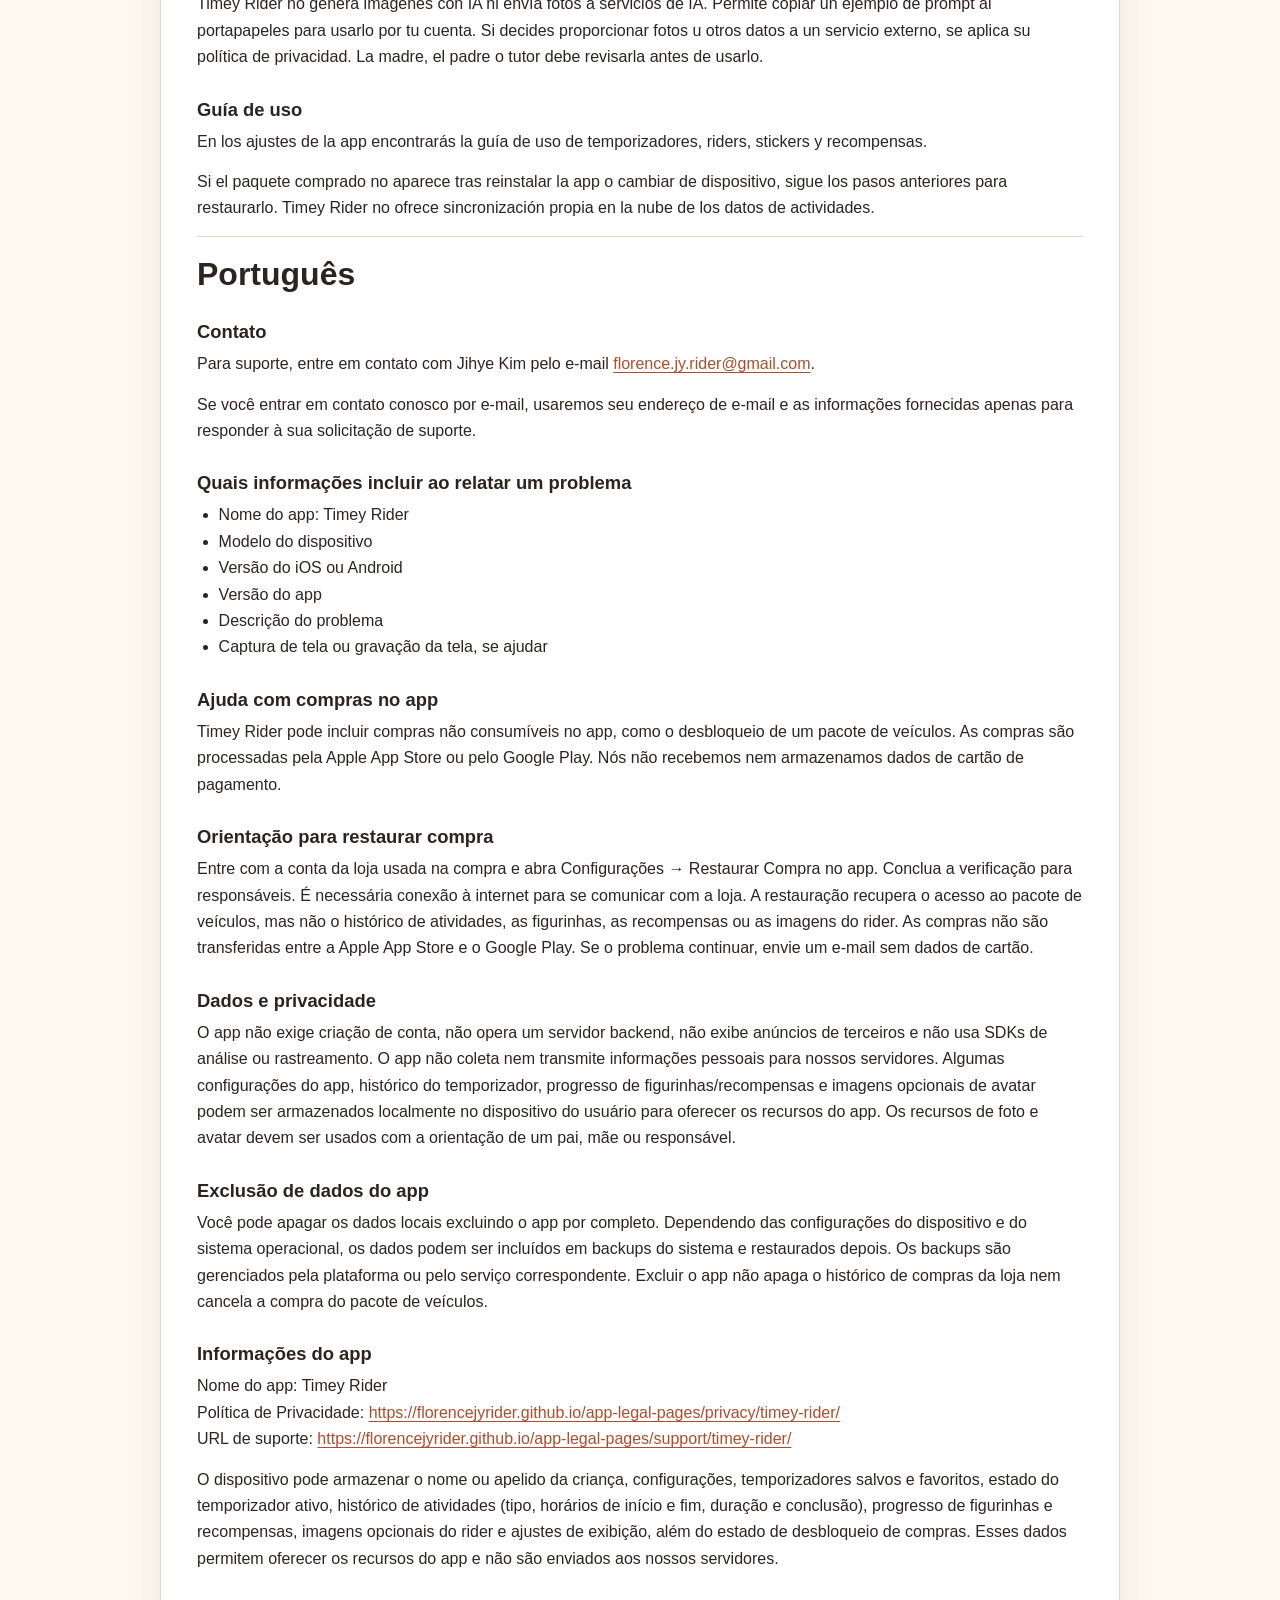
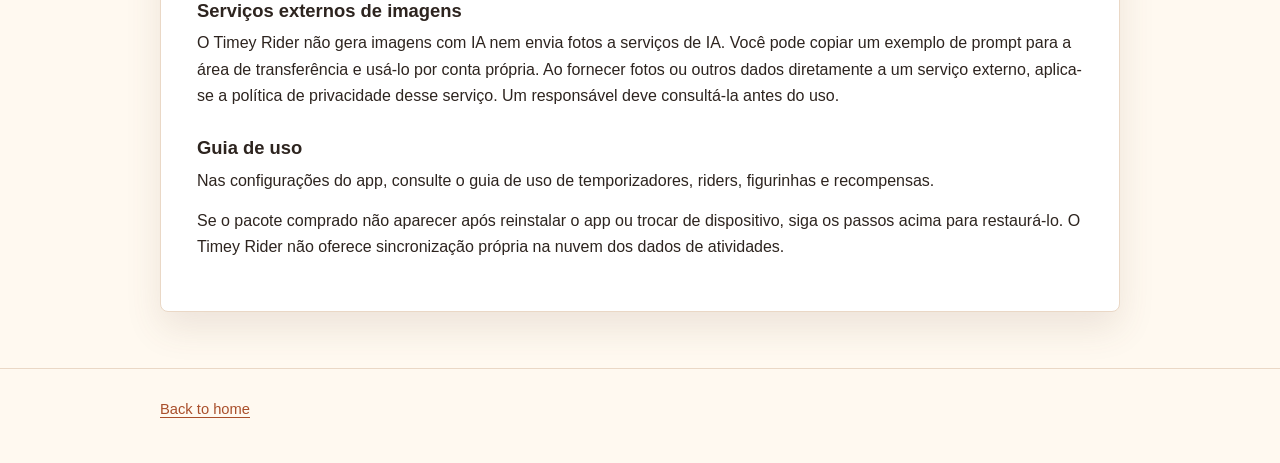
<file: docs/support/timey-rider/index.html>
<!doctype html>
<html lang="en">
<head>
  <meta charset="utf-8">
  <meta name="viewport" content="width=device-width, initial-scale=1">
  <title>Timey Rider Support</title>
  <link rel="stylesheet" href="../../style.css">
</head>
<body>
  <header class="site-header">
    <div class="wrap hero">
      <p class="eyebrow">Timey Rider</p>
      <h1>Support</h1>
      <p class="lead">Help and contact information for Timey Rider families.</p>
    </div>
  </header>
  <main class="wrap main">
    <article class="content-card">
      <nav class="navline" aria-label="Languages">
        <a href="#en">English</a> | <a href="#ko">한국어</a> | <a href="#ja">日本語</a> | <a href="#es">Español</a> | <a href="#pt">Português</a>
      </nav>

      <section id="en" class="lang-section" lang="en">
        <h2>English</h2>
        <h3>Contact</h3>
        <p>For support, contact Jihye Kim at <a href="mailto:florence.jy.rider@gmail.com">florence.jy.rider@gmail.com</a>.</p>
        <p>If you contact us by email, we will use your email address and the information you provide only to respond to your support request.</p>
        <h3>What information to include when reporting an issue</h3>
        <ul><li>App name: Timey Rider</li><li>Device model</li><li>iOS or Android version</li><li>App version</li><li>Description of the issue</li><li>Screenshot or screen recording, if helpful</li></ul>
        <h3>In-app purchase help</h3>
        <p>Timey Rider may include non-consumable in-app purchases, such as a vehicle pack unlock. Purchases are processed by Apple App Store or Google Play. We do not receive or store payment card details.</p>
        <h3>Restore purchase guidance</h3>
        <p>Sign in with the store account used for the purchase, then open Settings → Restore Purchase and complete the parent check. An internet connection is needed to communicate with the store. Restoring the vehicle pack restores the purchase entitlement, not activity history, stickers, rewards, or rider images. Purchases do not transfer between Apple App Store and Google Play. If the issue continues, contact support without sending payment card details.</p>
        <h3>Data and privacy</h3>
        <p>The app does not require account registration, does not operate a backend server, does not display third-party ads, and does not use analytics or tracking SDKs. The app does not collect or transmit personal information to our servers. Some app settings, timer history, sticker/reward progress, and optional avatar images may be stored locally on the user’s device to provide app features. Photo and avatar features should be used with guidance from a parent or guardian.</p>
        <h3>Deleting app data</h3>
        <p>Local app data can be removed by deleting the app, rather than offloading it. Depending on device and operating system settings, app data may be included in system backups and restored later. Backups are managed by the relevant platform or backup service. Deleting the app does not delete store purchase records or cancel the vehicle pack purchase.</p>
        <h3>App information</h3>
        <p>App name: Timey Rider<br>Privacy Policy: <a href="https://florencejyrider.github.io/app-legal-pages/privacy/timey-rider/">https://florencejyrider.github.io/app-legal-pages/privacy/timey-rider/</a><br>Support URL: <a href="https://florencejyrider.github.io/app-legal-pages/support/timey-rider/">https://florencejyrider.github.io/app-legal-pages/support/timey-rider/</a></p>

        <p>Child name or nickname, app settings, saved and favorite timers, active timer state, activity history (activity type, start and end times, duration, and completion status), sticker and reward progress, optional rider images and their display adjustments, and purchase unlock status may be stored on the device. These data support app features and are not sent to our servers.</p>
        <h3>External image services</h3>
        <p>Timey Rider does not generate AI images or send photos to an AI service. It can copy an example prompt to the clipboard for you to use yourself. If you choose to provide photos or other information to an external service, that service’s privacy policy applies. A parent or guardian should review it before use.</p>
        <h3>Usage guide</h3>
        <p>Open Settings → User Guide in the app for help with timers, riders, stickers, and rewards.</p>
        <p>For a purchased vehicle pack that is unavailable after reinstalling or changing devices, use the purchase restoration steps above. Timey Rider does not provide its own cloud sync for activity data.</p>
      </section>

      <section id="ko" class="lang-section" lang="ko">
        <h2>한국어</h2>
        <h3>문의</h3>
        <p>지원이 필요하면 김지혜 (Jihye Kim)에게 <a href="mailto:florence.jy.rider@gmail.com">florence.jy.rider@gmail.com</a>로 문의해 주세요.</p>
        <p>이메일로 문의하는 경우, 문의에 포함된 이메일 주소와 제공된 정보는 고객지원 응답 목적으로만 사용됩니다.</p>
        <h3>문제 보고 시 포함할 정보</h3>
        <ul><li>앱 이름: Timey Rider</li><li>기기 모델</li><li>iOS 또는 Android 버전</li><li>앱 버전</li><li>문제 설명</li><li>도움이 되는 경우 스크린샷 또는 화면 녹화</li></ul>
        <h3>인앱 구매 도움말</h3>
        <p>Timey Rider는 차량 팩 잠금 해제와 같은 비소모성 인앱 구매를 포함할 수 있습니다. 구매는 Apple App Store 또는 Google Play에서 처리합니다. 저희는 전체 결제 카드 정보를 받거나 저장하지 않습니다.</p>
        <h3>구매 복원 안내</h3>
        <p>구매 당시 사용한 스토어 계정으로 로그인한 뒤, 앱의 설정 → 구매 복원에서 보호자 확인을 완료해 주세요. 스토어와 통신하려면 인터넷 연결이 필요합니다. 차량 팩 구매 복원은 구매 권한을 복원하며, 활동 기록·스티커·보상·라이더 이미지를 복원하지는 않습니다. Apple App Store와 Google Play 사이에는 구매가 이전되지 않습니다. 문제가 계속되면 결제 카드 정보를 제외하고 이메일로 문의해 주세요.</p>
        <h3>데이터 및 개인정보</h3>
        <p>앱은 계정 가입을 요구하지 않고, 백엔드 서버를 운영하지 않으며, 제3자 광고를 표시하지 않고, 분석 또는 추적 SDK를 사용하지 않습니다. 앱은 개인정보를 저희 서버로 수집하거나 전송하지 않습니다. 다만 앱 기능 제공을 위해 앱 설정, 타이머 기록, 스티커/보상 진행 상황, 선택적 아바타 이미지가 사용자 기기에 로컬로 저장될 수 있습니다. 사진 및 아바타 기능은 보호자의 안내하에 사용해야 합니다.</p>
        <h3>앱 데이터 삭제</h3>
        <p>앱 정리하기가 아닌 앱 삭제를 통해 기기의 로컬 앱 데이터를 지울 수 있습니다. 기기와 운영체제 설정에 따라 앱 데이터가 시스템 백업에 포함되거나 이후 복원될 수 있습니다. 백업은 해당 플랫폼 또는 백업 서비스에서 관리합니다. 앱을 삭제해도 스토어의 구매 기록이 삭제되거나 차량 팩 구매가 취소되지는 않습니다.</p>
        <h3>앱 정보</h3>
        <p>앱 이름: Timey Rider<br>개인정보 처리방침: <a href="https://florencejyrider.github.io/app-legal-pages/privacy/timey-rider/">https://florencejyrider.github.io/app-legal-pages/privacy/timey-rider/</a><br>지원 URL: <a href="https://florencejyrider.github.io/app-legal-pages/support/timey-rider/">https://florencejyrider.github.io/app-legal-pages/support/timey-rider/</a></p>

        <p>아이 이름 또는 별명, 앱 설정, 저장한 타이머와 즐겨찾기, 진행 중인 타이머 상태, 활동 기록(활동 종류·시작 및 종료 시각·소요 시간·완료 상태), 스티커와 보상 진행 상황, 선택한 라이더 이미지와 표시 조정값, 구매 잠금 해제 상태가 기기에 저장될 수 있습니다. 이 정보는 앱 기능 제공에 사용되며 저희 서버로 전송되지 않습니다.</p>
        <h3>외부 이미지 서비스</h3>
        <p>Timey Rider는 AI 이미지를 직접 생성하거나 사진을 AI 서비스로 전송하지 않습니다. 사용자가 직접 활용할 수 있도록 예시 프롬프트를 클립보드에 복사하는 기능을 제공합니다. 사용자가 외부 서비스에 직접 사진이나 정보를 제공하면 해당 서비스의 개인정보 처리방침이 적용됩니다. 보호자가 이용 전에 확인해 주세요.</p>
        <h3>사용 가이드</h3>
        <p>앱의 설정 → 사용 가이드에서 타이머, 라이더, 스티커와 보상 이용 방법을 확인할 수 있습니다.</p>
        <p>재설치하거나 기기를 변경한 뒤 구매한 차량 팩이 보이지 않으면 위 구매 복원 절차를 이용해 주세요. Timey Rider는 활동 데이터에 대한 자체 클라우드 동기화를 제공하지 않습니다.</p>
      </section>

      <section id="ja" class="lang-section" lang="ja">
        <h2>日本語</h2>
        <h3>お問い合わせ</h3>
        <p>サポートが必要な場合は、Jihye Kimまで<a href="mailto:florence.jy.rider@gmail.com">florence.jy.rider@gmail.com</a>にご連絡ください。</p>
        <p>メールでお問い合わせいただいた場合、メールアドレスおよび提供された情報は、サポート依頼への回答のみに使用します。</p>
        <h3>問題を報告する際に含める情報</h3>
        <ul><li>アプリ名: Timey Rider</li><li>端末モデル</li><li>iOSまたはAndroidのバージョン</li><li>アプリのバージョン</li><li>問題の説明</li><li>役立つ場合はスクリーンショットまたは画面録画</li></ul>
        <h3>アプリ内購入のヘルプ</h3>
        <p>Timey Riderには、乗り物パックの解除などの非消耗型アプリ内購入が含まれる場合があります。購入はApple App StoreまたはGoogle Playによって処理されます。当社は完全な支払いカード情報を受け取ったり保存したりしません。</p>
        <h3>購入の復元について</h3>
        <p>購入時のストアアカウントでログインし、アプリの設定 → 購入を復元から保護者確認を完了してください。ストアとの通信にはインターネット接続が必要です。復元されるのは乗り物パックの購入権限であり、活動履歴、ステッカー、ごほうび、ライダー画像は復元されません。Apple App StoreとGoogle Playの間で購入は引き継げません。解決しない場合は、カード情報を送らずにメールでお問い合わせください。</p>
        <h3>データとプライバシー</h3>
        <p>本アプリはアカウント登録を必要とせず、バックエンドサーバーを運営せず、第三者広告を表示せず、分析またはトラッキングSDKを使用しません。本アプリは個人情報を当社サーバーに収集または送信しません。ただし、アプリ機能を提供するため、アプリ設定、タイマー履歴、ステッカー/報酬の進行状況、任意のアバター画像がユーザーの端末にローカル保存される場合があります。写真およびアバター機能は、保護者の案内のもとで使用してください。</p>
        <h3>アプリデータの削除</h3>
        <p>アプリの取り除きではなく削除を行うと、端末内のアプリデータを削除できます。端末やOSの設定によっては、システムバックアップにデータが含まれ、後から復元される場合があります。バックアップは該当するプラットフォームやサービスが管理します。アプリを削除してもストアの購入履歴は削除されず、乗り物パックの購入も取り消されません。</p>
        <h3>アプリ情報</h3>
        <p>アプリ名: Timey Rider<br>プライバシーポリシー: <a href="https://florencejyrider.github.io/app-legal-pages/privacy/timey-rider/">https://florencejyrider.github.io/app-legal-pages/privacy/timey-rider/</a><br>サポートURL: <a href="https://florencejyrider.github.io/app-legal-pages/support/timey-rider/">https://florencejyrider.github.io/app-legal-pages/support/timey-rider/</a></p>

        <p>お子さまの名前やニックネーム、アプリ設定、保存したタイマーとお気に入り、進行中のタイマーの状態、活動履歴（種類・開始および終了時刻・所要時間・完了状況）、ステッカーやごほうびの進捗、任意のライダー画像と表示調整、購入による解除状態が端末に保存される場合があります。これらはアプリ機能の提供に使用され、当社サーバーには送信されません。</p>
        <h3>外部の画像サービス</h3>
        <p>Timey RiderはAI画像を生成せず、写真をAIサービスに送信しません。利用者が自分で使えるよう、プロンプトの例をクリップボードにコピーできます。外部サービスに利用者が直接提供する写真や情報には、そのサービスのプライバシーポリシーが適用されます。保護者の方が利用前にご確認ください。</p>
        <h3>使い方ガイド</h3>
        <p>アプリの設定にある使い方ガイドで、タイマー、ライダー、ステッカー、ごほうびの使い方を確認できます。</p>
        <p>再インストールや機種変更後に購入済みの乗り物パックが表示されない場合は、上記の手順で購入を復元してください。Timey Rider独自の活動データのクラウド同期はありません。</p>
      </section>

      <section id="es" class="lang-section" lang="es">
        <h2>Español</h2>
        <h3>Contacto</h3>
        <p>Para obtener soporte, contacta a Jihye Kim en <a href="mailto:florence.jy.rider@gmail.com">florence.jy.rider@gmail.com</a>.</p>
        <p>Si nos contactas por correo electrónico, usaremos tu dirección de correo electrónico y la información que proporciones únicamente para responder a tu solicitud de soporte.</p>
        <h3>Qué información incluir al reportar un problema</h3>
        <ul><li>Nombre de la app: Timey Rider</li><li>Modelo del dispositivo</li><li>Versión de iOS o Android</li><li>Versión de la app</li><li>Descripción del problema</li><li>Captura de pantalla o grabación de pantalla, si ayuda</li></ul>
        <h3>Ayuda con compras dentro de la app</h3>
        <p>Timey Rider puede incluir compras no consumibles dentro de la app, como el desbloqueo de un paquete de vehículos. Las compras son procesadas por Apple App Store o Google Play. No recibimos ni almacenamos datos de tarjeta de pago.</p>
        <h3>Guía para restaurar compras</h3>
        <p>Inicia sesión con la cuenta de la tienda que usaste para comprar y abre Ajustes → Restaurar compra en la app. Completa la comprobación para adultos. Se necesita conexión a internet para comunicarse con la tienda. La restauración recupera el acceso al paquete de vehículos, pero no el historial de actividades, los stickers, las recompensas ni las imágenes del rider. Las compras no se transfieren entre Apple App Store y Google Play. Si el problema continúa, escríbenos sin enviar datos de tarjeta.</p>
        <h3>Datos y privacidad</h3>
        <p>La app no requiere registro de cuenta, no opera un servidor backend, no muestra anuncios de terceros y no usa SDK de análisis o seguimiento. La app no recopila ni transmite información personal a nuestros servidores. Algunos ajustes de la app, historial del temporizador, progreso de stickers/recompensas e imágenes de avatar opcionales pueden almacenarse localmente en el dispositivo del usuario para ofrecer funciones de la app. Las funciones de foto y avatar deben usarse con la orientación de una madre, padre o tutor.</p>
        <h3>Eliminar datos de la app</h3>
        <p>Puedes borrar los datos locales eliminando la app por completo. Según los ajustes del dispositivo y del sistema operativo, los datos pueden incluirse en copias de seguridad del sistema y restaurarse más adelante. Las copias las gestiona la plataforma o el servicio correspondiente. Eliminar la app no borra el historial de compras de la tienda ni cancela la compra del paquete de vehículos.</p>
        <h3>Información de la app</h3>
        <p>Nombre de la app: Timey Rider<br>Política de Privacidad: <a href="https://florencejyrider.github.io/app-legal-pages/privacy/timey-rider/">https://florencejyrider.github.io/app-legal-pages/privacy/timey-rider/</a><br>URL de soporte: <a href="https://florencejyrider.github.io/app-legal-pages/support/timey-rider/">https://florencejyrider.github.io/app-legal-pages/support/timey-rider/</a></p>

        <p>En el dispositivo pueden guardarse el nombre o apodo del niño, los ajustes, los temporizadores guardados y favoritos, el estado del temporizador activo, el historial de actividades (tipo, horas de inicio y fin, duración y estado de finalización), el progreso de stickers y recompensas, las imágenes opcionales del rider y sus ajustes de visualización, y el estado de desbloqueo de compras. Estos datos permiten ofrecer las funciones de la app y no se envían a nuestros servidores.</p>
        <h3>Servicios externos de imágenes</h3>
        <p>Timey Rider no genera imágenes con IA ni envía fotos a servicios de IA. Permite copiar un ejemplo de prompt al portapapeles para usarlo por tu cuenta. Si decides proporcionar fotos u otros datos a un servicio externo, se aplica su política de privacidad. La madre, el padre o tutor debe revisarla antes de usarlo.</p>
        <h3>Guía de uso</h3>
        <p>En los ajustes de la app encontrarás la guía de uso de temporizadores, riders, stickers y recompensas.</p>
        <p>Si el paquete comprado no aparece tras reinstalar la app o cambiar de dispositivo, sigue los pasos anteriores para restaurarlo. Timey Rider no ofrece sincronización propia en la nube de los datos de actividades.</p>
      </section>

      <section id="pt" class="lang-section" lang="pt-BR">
        <h2>Português</h2>
        <h3>Contato</h3>
        <p>Para suporte, entre em contato com Jihye Kim pelo e-mail <a href="mailto:florence.jy.rider@gmail.com">florence.jy.rider@gmail.com</a>.</p>
        <p>Se você entrar em contato conosco por e-mail, usaremos seu endereço de e-mail e as informações fornecidas apenas para responder à sua solicitação de suporte.</p>
        <h3>Quais informações incluir ao relatar um problema</h3>
        <ul><li>Nome do app: Timey Rider</li><li>Modelo do dispositivo</li><li>Versão do iOS ou Android</li><li>Versão do app</li><li>Descrição do problema</li><li>Captura de tela ou gravação da tela, se ajudar</li></ul>
        <h3>Ajuda com compras no app</h3>
        <p>Timey Rider pode incluir compras não consumíveis no app, como o desbloqueio de um pacote de veículos. As compras são processadas pela Apple App Store ou pelo Google Play. Nós não recebemos nem armazenamos dados de cartão de pagamento.</p>
        <h3>Orientação para restaurar compra</h3>
        <p>Entre com a conta da loja usada na compra e abra Configurações → Restaurar Compra no app. Conclua a verificação para responsáveis. É necessária conexão à internet para se comunicar com a loja. A restauração recupera o acesso ao pacote de veículos, mas não o histórico de atividades, as figurinhas, as recompensas ou as imagens do rider. As compras não são transferidas entre a Apple App Store e o Google Play. Se o problema continuar, envie um e-mail sem dados de cartão.</p>
        <h3>Dados e privacidade</h3>
        <p>O app não exige criação de conta, não opera um servidor backend, não exibe anúncios de terceiros e não usa SDKs de análise ou rastreamento. O app não coleta nem transmite informações pessoais para nossos servidores. Algumas configurações do app, histórico do temporizador, progresso de figurinhas/recompensas e imagens opcionais de avatar podem ser armazenados localmente no dispositivo do usuário para oferecer os recursos do app. Os recursos de foto e avatar devem ser usados com a orientação de um pai, mãe ou responsável.</p>
        <h3>Exclusão de dados do app</h3>
        <p>Você pode apagar os dados locais excluindo o app por completo. Dependendo das configurações do dispositivo e do sistema operacional, os dados podem ser incluídos em backups do sistema e restaurados depois. Os backups são gerenciados pela plataforma ou pelo serviço correspondente. Excluir o app não apaga o histórico de compras da loja nem cancela a compra do pacote de veículos.</p>
        <h3>Informações do app</h3>
        <p>Nome do app: Timey Rider<br>Política de Privacidade: <a href="https://florencejyrider.github.io/app-legal-pages/privacy/timey-rider/">https://florencejyrider.github.io/app-legal-pages/privacy/timey-rider/</a><br>URL de suporte: <a href="https://florencejyrider.github.io/app-legal-pages/support/timey-rider/">https://florencejyrider.github.io/app-legal-pages/support/timey-rider/</a></p>

        <p>O dispositivo pode armazenar o nome ou apelido da criança, configurações, temporizadores salvos e favoritos, estado do temporizador ativo, histórico de atividades (tipo, horários de início e fim, duração e conclusão), progresso de figurinhas e recompensas, imagens opcionais do rider e ajustes de exibição, além do estado de desbloqueio de compras. Esses dados permitem oferecer os recursos do app e não são enviados aos nossos servidores.</p>
        <h3>Serviços externos de imagens</h3>
        <p>O Timey Rider não gera imagens com IA nem envia fotos a serviços de IA. Você pode copiar um exemplo de prompt para a área de transferência e usá-lo por conta própria. Ao fornecer fotos ou outros dados diretamente a um serviço externo, aplica-se a política de privacidade desse serviço. Um responsável deve consultá-la antes do uso.</p>
        <h3>Guia de uso</h3>
        <p>Nas configurações do app, consulte o guia de uso de temporizadores, riders, figurinhas e recompensas.</p>
        <p>Se o pacote comprado não aparecer após reinstalar o app ou trocar de dispositivo, siga os passos acima para restaurá-lo. O Timey Rider não oferece sincronização própria na nuvem dos dados de atividades.</p>
      </section>
    </article>
  </main>
  <footer class="site-footer"><div class="wrap"><p><a href="../../">Back to home</a></p></div></footer>
</body>
</html>
</file>
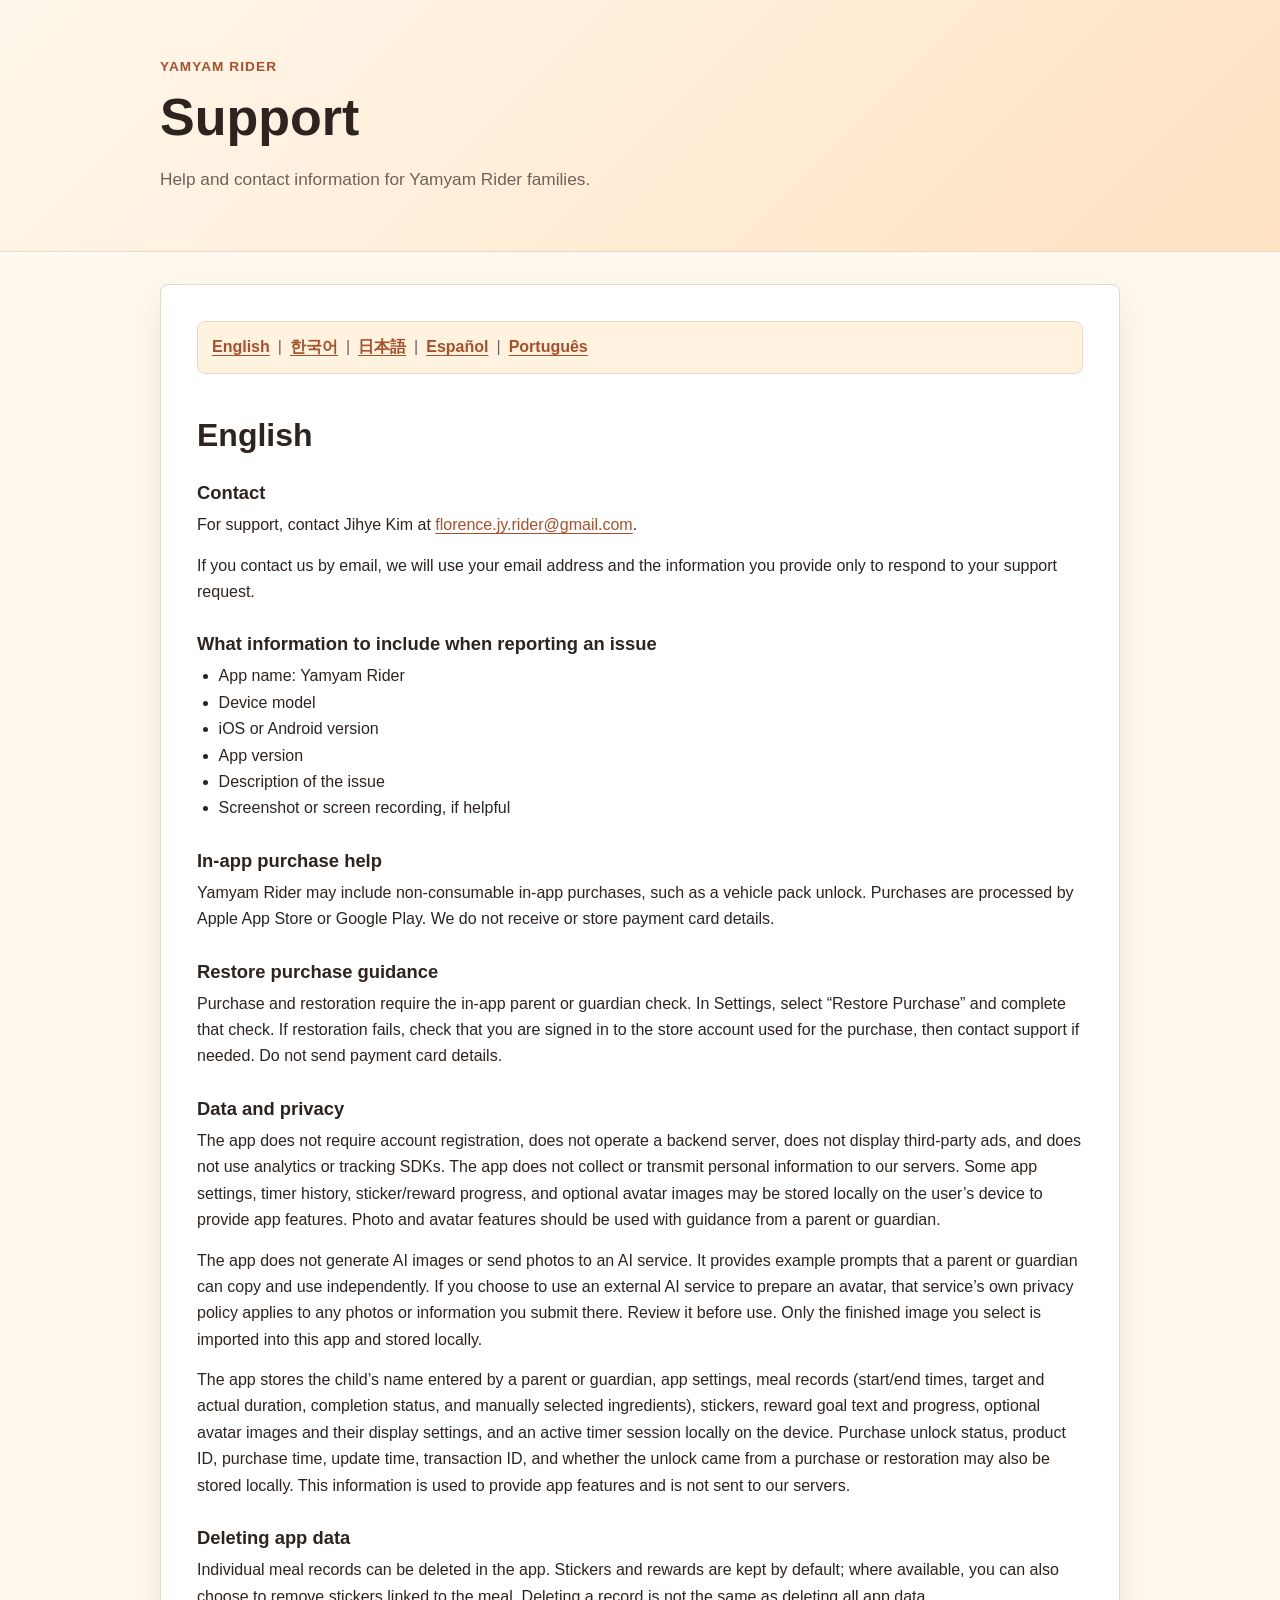
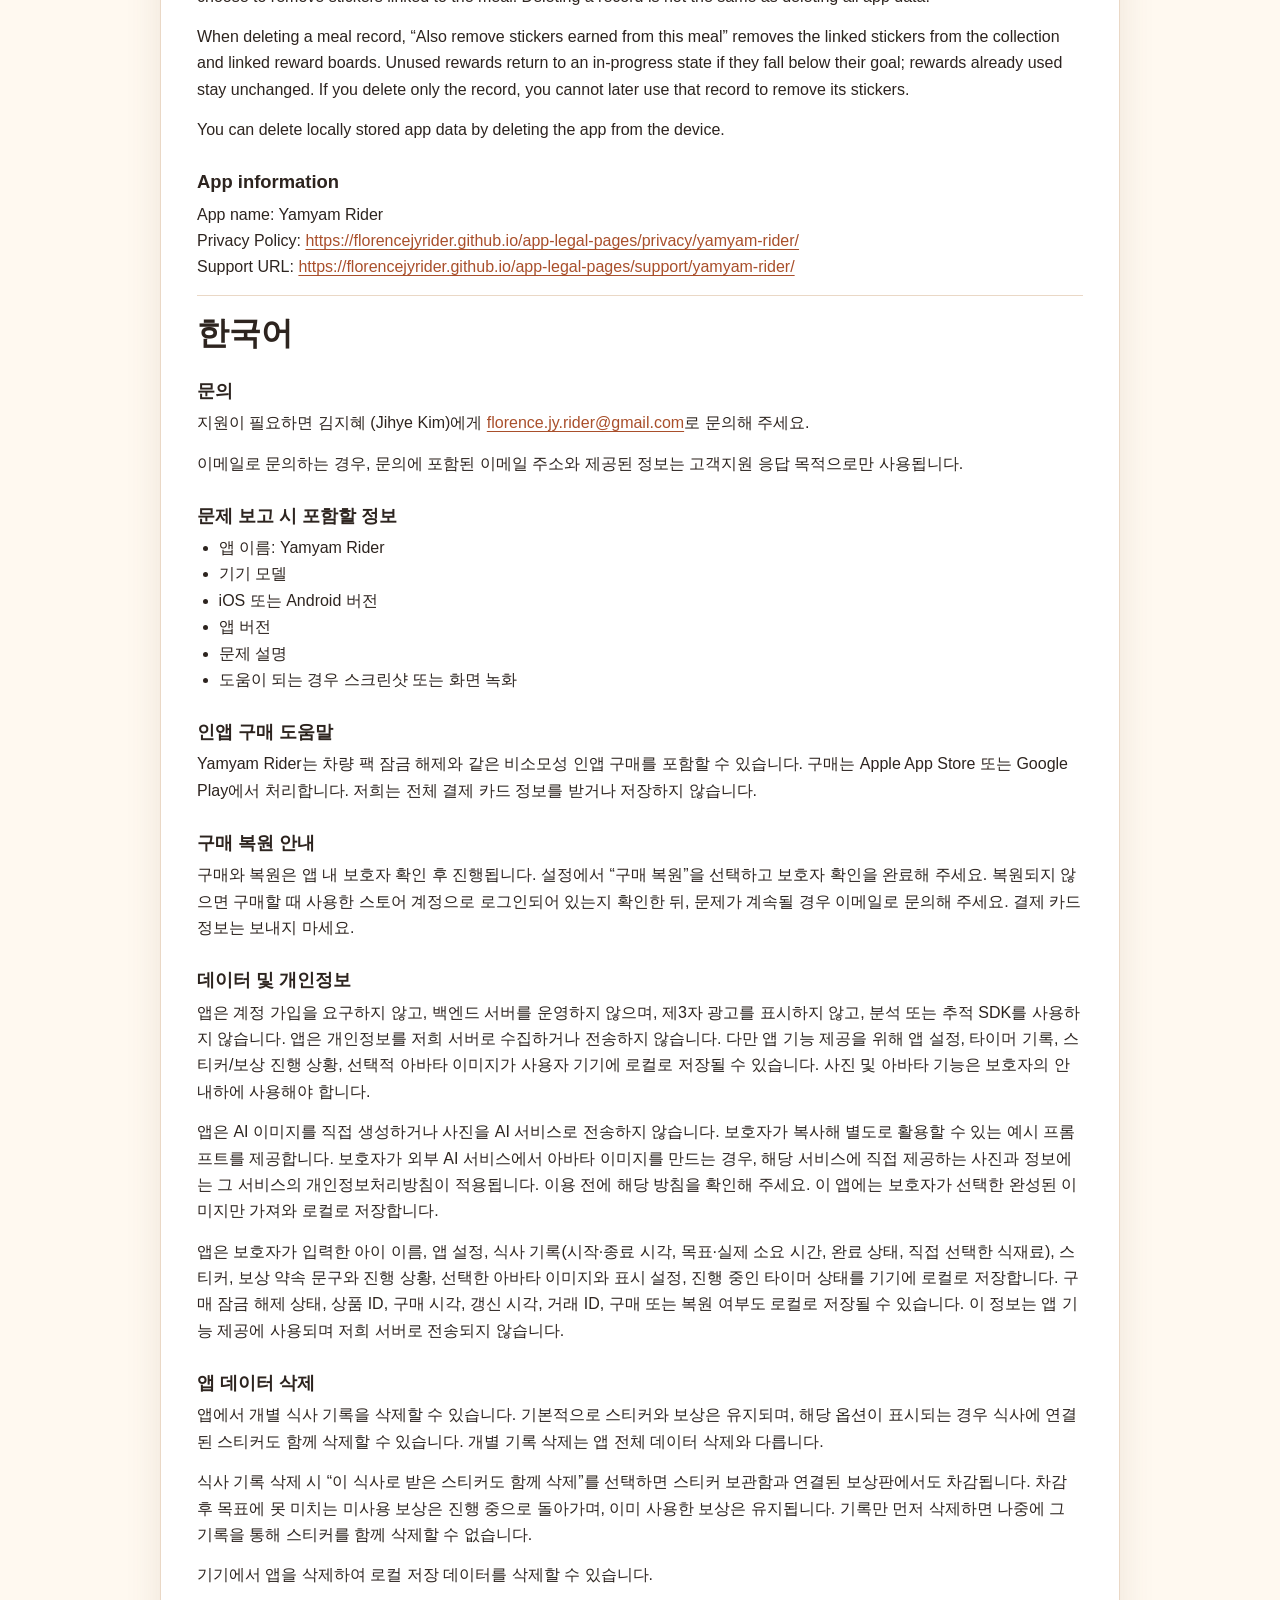
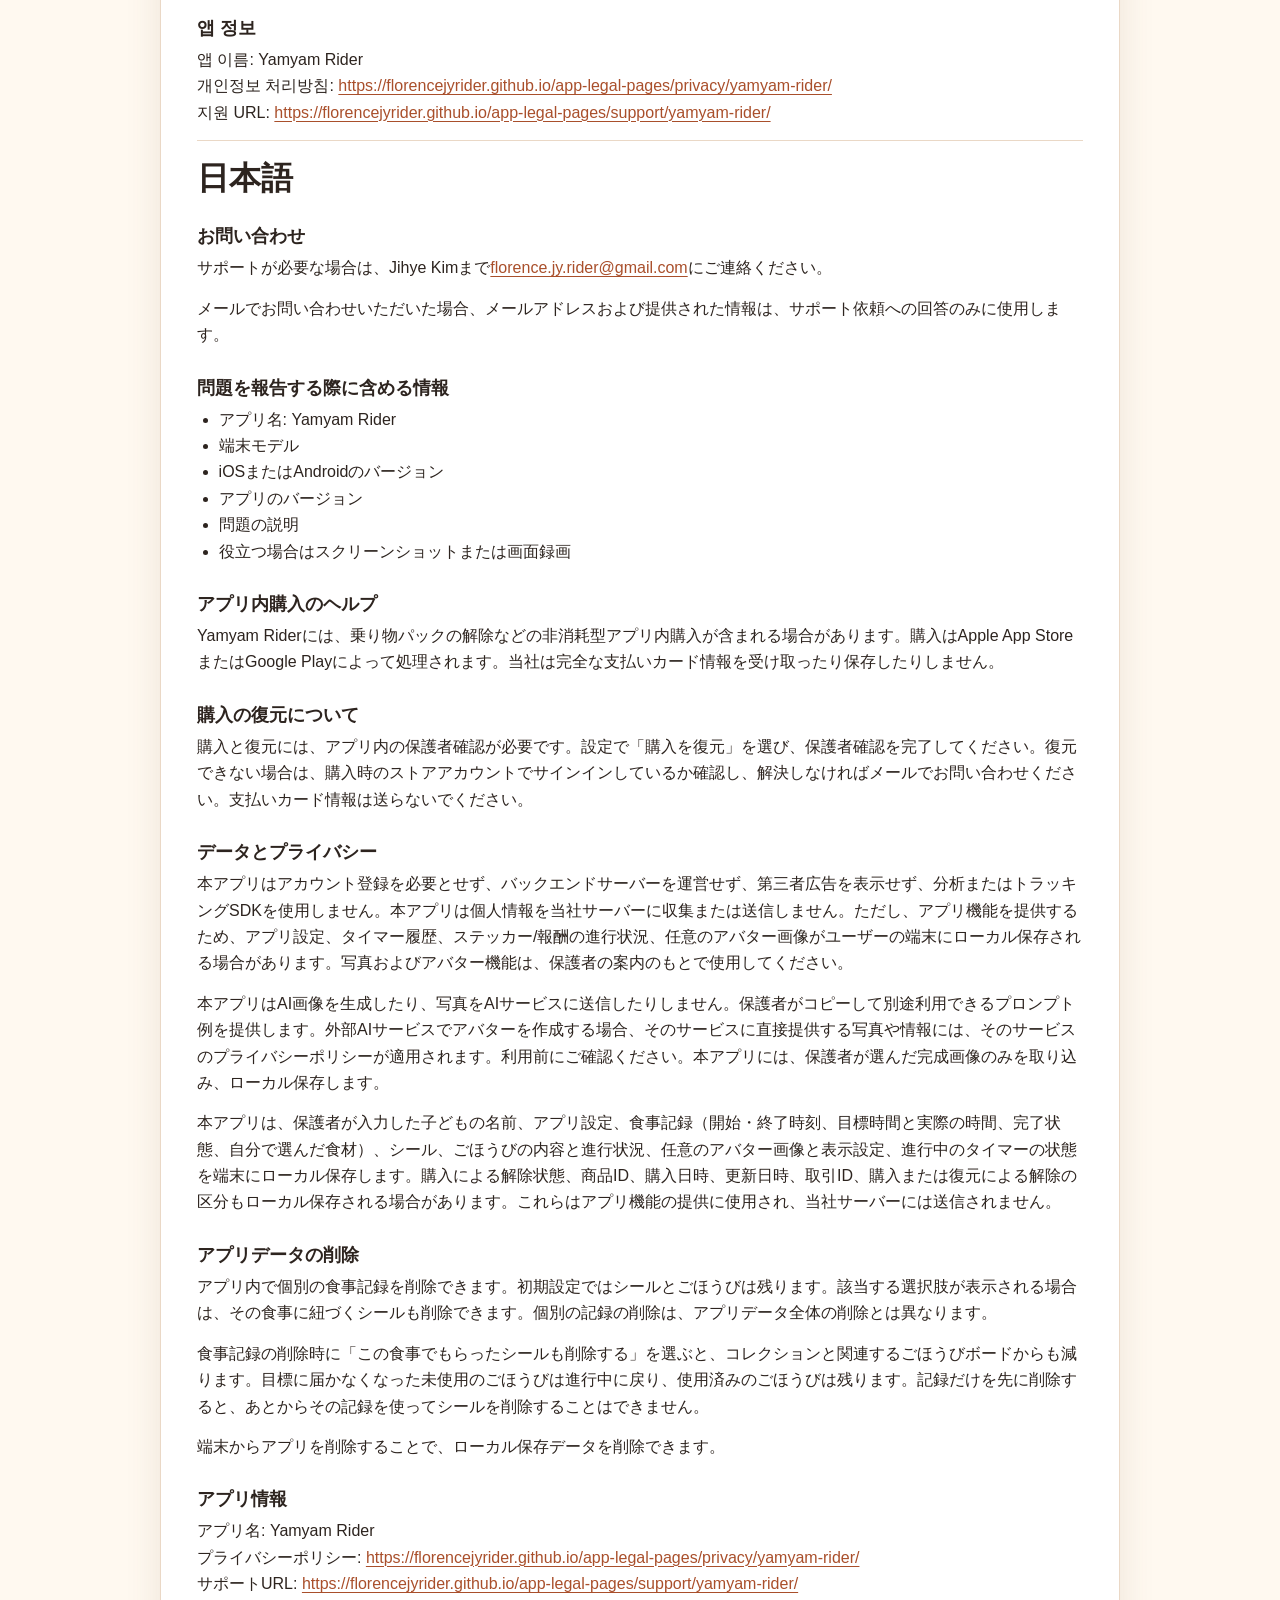
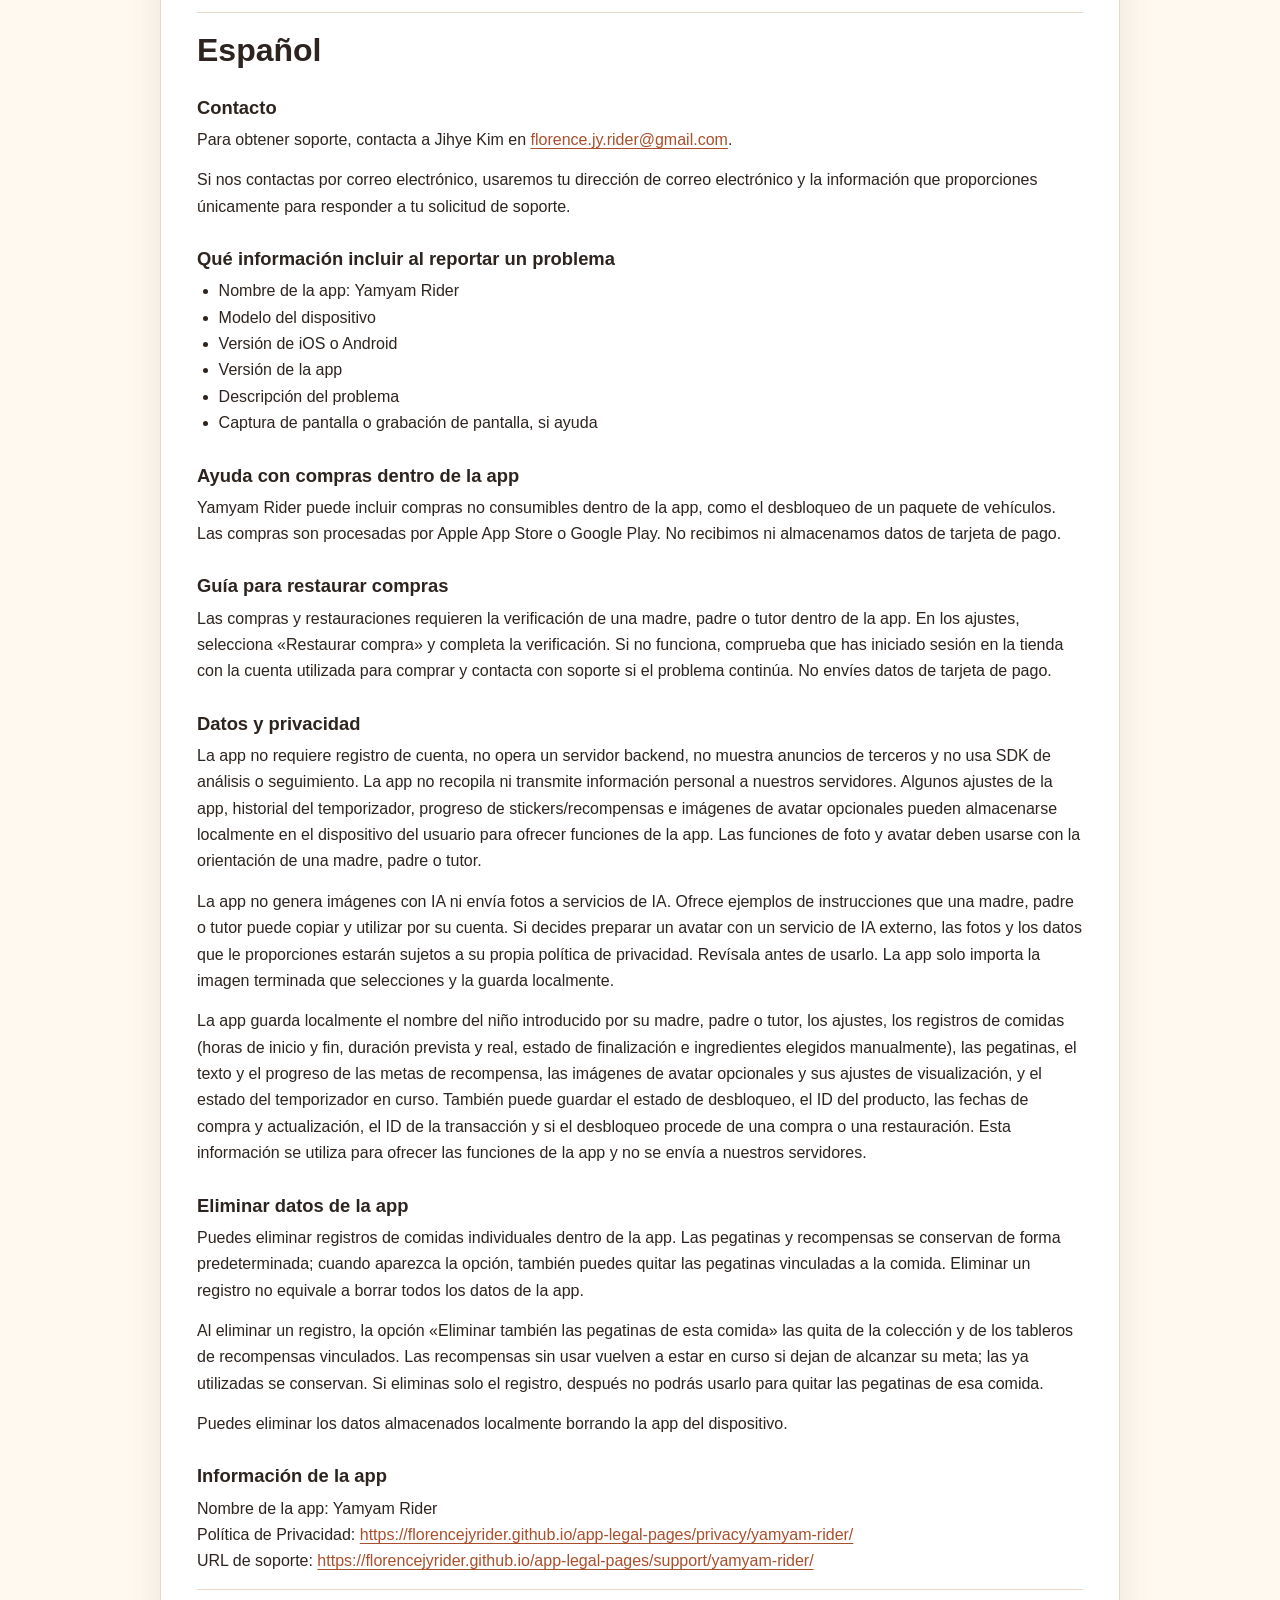
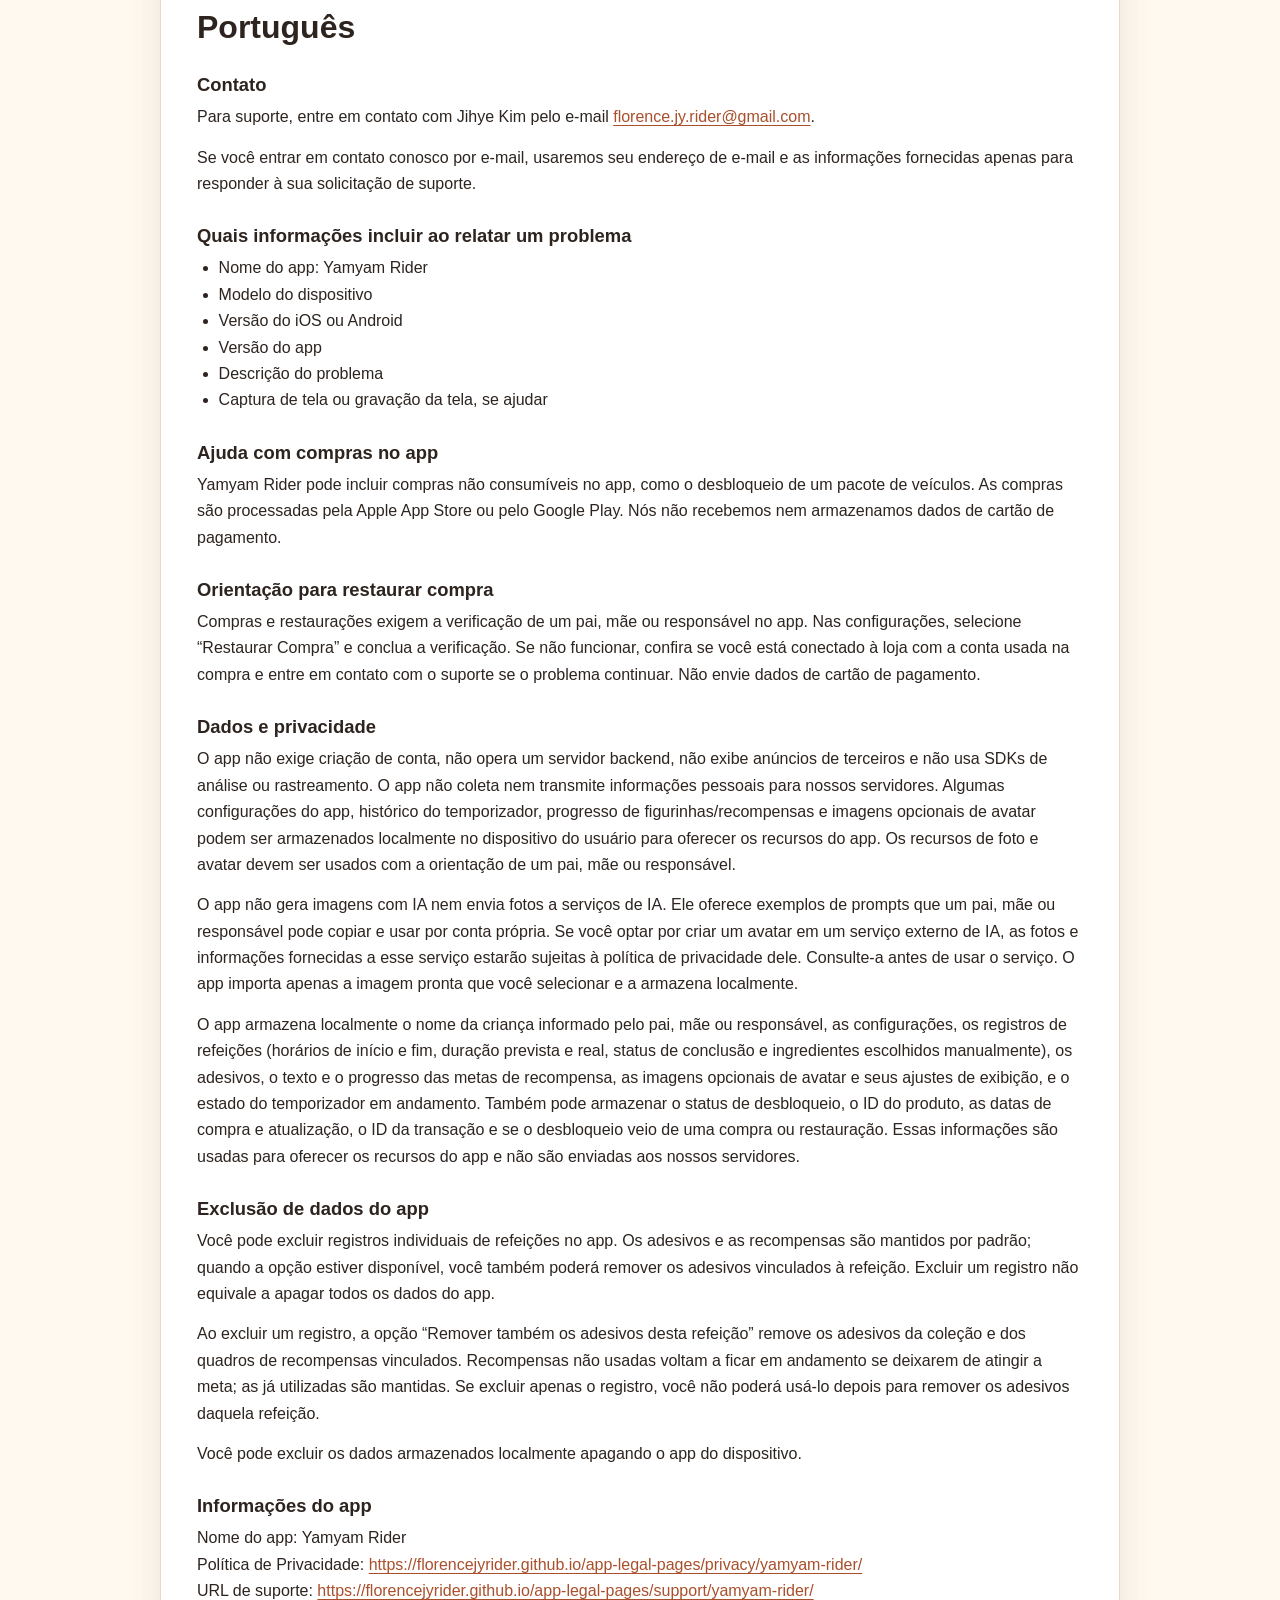
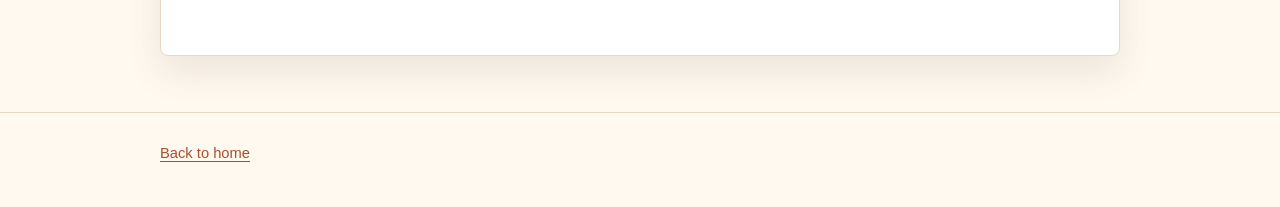
<file: docs/support/yamyam-rider/index.html>
<!doctype html>
<html lang="en">
<head>
  <meta charset="utf-8">
  <meta name="viewport" content="width=device-width, initial-scale=1">
  <title>Yamyam Rider Support</title>
  <link rel="stylesheet" href="../../style.css">
</head>
<body>
  <header class="site-header">
    <div class="wrap hero">
      <p class="eyebrow">Yamyam Rider</p>
      <h1>Support</h1>
      <p class="lead">Help and contact information for Yamyam Rider families.</p>
    </div>
  </header>
  <main class="wrap main">
    <article class="content-card">
      <nav class="navline" aria-label="Languages">
        <a href="#en">English</a> | <a href="#ko">한국어</a> | <a href="#ja">日本語</a> | <a href="#es">Español</a> | <a href="#pt">Português</a>
      </nav>

      <section id="en" class="lang-section" lang="en">
        <h2>English</h2>
        <h3>Contact</h3>
        <p>For support, contact Jihye Kim at <a href="mailto:florence.jy.rider@gmail.com">florence.jy.rider@gmail.com</a>.</p>
        <p>If you contact us by email, we will use your email address and the information you provide only to respond to your support request.</p>
        <h3>What information to include when reporting an issue</h3>
        <ul><li>App name: Yamyam Rider</li><li>Device model</li><li>iOS or Android version</li><li>App version</li><li>Description of the issue</li><li>Screenshot or screen recording, if helpful</li></ul>
        <h3>In-app purchase help</h3>
        <p>Yamyam Rider may include non-consumable in-app purchases, such as a vehicle pack unlock. Purchases are processed by Apple App Store or Google Play. We do not receive or store payment card details.</p>
        <h3>Restore purchase guidance</h3>
        <p>Purchase and restoration require the in-app parent or guardian check. In Settings, select “Restore Purchase” and complete that check. If restoration fails, check that you are signed in to the store account used for the purchase, then contact support if needed. Do not send payment card details.</p>
        <h3>Data and privacy</h3>
        <p>The app does not require account registration, does not operate a backend server, does not display third-party ads, and does not use analytics or tracking SDKs. The app does not collect or transmit personal information to our servers. Some app settings, timer history, sticker/reward progress, and optional avatar images may be stored locally on the user’s device to provide app features. Photo and avatar features should be used with guidance from a parent or guardian.</p>
        <p>The app does not generate AI images or send photos to an AI service. It provides example prompts that a parent or guardian can copy and use independently. If you choose to use an external AI service to prepare an avatar, that service’s own privacy policy applies to any photos or information you submit there. Review it before use. Only the finished image you select is imported into this app and stored locally.</p>
        <p>The app stores the child’s name entered by a parent or guardian, app settings, meal records (start/end times, target and actual duration, completion status, and manually selected ingredients), stickers, reward goal text and progress, optional avatar images and their display settings, and an active timer session locally on the device. Purchase unlock status, product ID, purchase time, update time, transaction ID, and whether the unlock came from a purchase or restoration may also be stored locally. This information is used to provide app features and is not sent to our servers.</p>
        <h3>Deleting app data</h3>
        <p>Individual meal records can be deleted in the app. Stickers and rewards are kept by default; where available, you can also choose to remove stickers linked to the meal. Deleting a record is not the same as deleting all app data.</p>
        <p>When deleting a meal record, “Also remove stickers earned from this meal” removes the linked stickers from the collection and linked reward boards. Unused rewards return to an in-progress state if they fall below their goal; rewards already used stay unchanged. If you delete only the record, you cannot later use that record to remove its stickers.</p>
        <p>You can delete locally stored app data by deleting the app from the device.</p>
        <h3>App information</h3>
        <p>App name: Yamyam Rider<br>Privacy Policy: <a href="https://florencejyrider.github.io/app-legal-pages/privacy/yamyam-rider/">https://florencejyrider.github.io/app-legal-pages/privacy/yamyam-rider/</a><br>Support URL: <a href="https://florencejyrider.github.io/app-legal-pages/support/yamyam-rider/">https://florencejyrider.github.io/app-legal-pages/support/yamyam-rider/</a></p>
      </section>

      <section id="ko" class="lang-section" lang="ko">
        <h2>한국어</h2>
        <h3>문의</h3>
        <p>지원이 필요하면 김지혜 (Jihye Kim)에게 <a href="mailto:florence.jy.rider@gmail.com">florence.jy.rider@gmail.com</a>로 문의해 주세요.</p>
        <p>이메일로 문의하는 경우, 문의에 포함된 이메일 주소와 제공된 정보는 고객지원 응답 목적으로만 사용됩니다.</p>
        <h3>문제 보고 시 포함할 정보</h3>
        <ul><li>앱 이름: Yamyam Rider</li><li>기기 모델</li><li>iOS 또는 Android 버전</li><li>앱 버전</li><li>문제 설명</li><li>도움이 되는 경우 스크린샷 또는 화면 녹화</li></ul>
        <h3>인앱 구매 도움말</h3>
        <p>Yamyam Rider는 차량 팩 잠금 해제와 같은 비소모성 인앱 구매를 포함할 수 있습니다. 구매는 Apple App Store 또는 Google Play에서 처리합니다. 저희는 전체 결제 카드 정보를 받거나 저장하지 않습니다.</p>
        <h3>구매 복원 안내</h3>
        <p>구매와 복원은 앱 내 보호자 확인 후 진행됩니다. 설정에서 “구매 복원”을 선택하고 보호자 확인을 완료해 주세요. 복원되지 않으면 구매할 때 사용한 스토어 계정으로 로그인되어 있는지 확인한 뒤, 문제가 계속될 경우 이메일로 문의해 주세요. 결제 카드 정보는 보내지 마세요.</p>
        <h3>데이터 및 개인정보</h3>
        <p>앱은 계정 가입을 요구하지 않고, 백엔드 서버를 운영하지 않으며, 제3자 광고를 표시하지 않고, 분석 또는 추적 SDK를 사용하지 않습니다. 앱은 개인정보를 저희 서버로 수집하거나 전송하지 않습니다. 다만 앱 기능 제공을 위해 앱 설정, 타이머 기록, 스티커/보상 진행 상황, 선택적 아바타 이미지가 사용자 기기에 로컬로 저장될 수 있습니다. 사진 및 아바타 기능은 보호자의 안내하에 사용해야 합니다.</p>
        <p>앱은 AI 이미지를 직접 생성하거나 사진을 AI 서비스로 전송하지 않습니다. 보호자가 복사해 별도로 활용할 수 있는 예시 프롬프트를 제공합니다. 보호자가 외부 AI 서비스에서 아바타 이미지를 만드는 경우, 해당 서비스에 직접 제공하는 사진과 정보에는 그 서비스의 개인정보처리방침이 적용됩니다. 이용 전에 해당 방침을 확인해 주세요. 이 앱에는 보호자가 선택한 완성된 이미지만 가져와 로컬로 저장합니다.</p>
        <p>앱은 보호자가 입력한 아이 이름, 앱 설정, 식사 기록(시작·종료 시각, 목표·실제 소요 시간, 완료 상태, 직접 선택한 식재료), 스티커, 보상 약속 문구와 진행 상황, 선택한 아바타 이미지와 표시 설정, 진행 중인 타이머 상태를 기기에 로컬로 저장합니다. 구매 잠금 해제 상태, 상품 ID, 구매 시각, 갱신 시각, 거래 ID, 구매 또는 복원 여부도 로컬로 저장될 수 있습니다. 이 정보는 앱 기능 제공에 사용되며 저희 서버로 전송되지 않습니다.</p>
        <h3>앱 데이터 삭제</h3>
        <p>앱에서 개별 식사 기록을 삭제할 수 있습니다. 기본적으로 스티커와 보상은 유지되며, 해당 옵션이 표시되는 경우 식사에 연결된 스티커도 함께 삭제할 수 있습니다. 개별 기록 삭제는 앱 전체 데이터 삭제와 다릅니다.</p>
        <p>식사 기록 삭제 시 “이 식사로 받은 스티커도 함께 삭제”를 선택하면 스티커 보관함과 연결된 보상판에서도 차감됩니다. 차감 후 목표에 못 미치는 미사용 보상은 진행 중으로 돌아가며, 이미 사용한 보상은 유지됩니다. 기록만 먼저 삭제하면 나중에 그 기록을 통해 스티커를 함께 삭제할 수 없습니다.</p>
        <p>기기에서 앱을 삭제하여 로컬 저장 데이터를 삭제할 수 있습니다.</p>
        <h3>앱 정보</h3>
        <p>앱 이름: Yamyam Rider<br>개인정보 처리방침: <a href="https://florencejyrider.github.io/app-legal-pages/privacy/yamyam-rider/">https://florencejyrider.github.io/app-legal-pages/privacy/yamyam-rider/</a><br>지원 URL: <a href="https://florencejyrider.github.io/app-legal-pages/support/yamyam-rider/">https://florencejyrider.github.io/app-legal-pages/support/yamyam-rider/</a></p>
      </section>

      <section id="ja" class="lang-section" lang="ja">
        <h2>日本語</h2>
        <h3>お問い合わせ</h3>
        <p>サポートが必要な場合は、Jihye Kimまで<a href="mailto:florence.jy.rider@gmail.com">florence.jy.rider@gmail.com</a>にご連絡ください。</p>
        <p>メールでお問い合わせいただいた場合、メールアドレスおよび提供された情報は、サポート依頼への回答のみに使用します。</p>
        <h3>問題を報告する際に含める情報</h3>
        <ul><li>アプリ名: Yamyam Rider</li><li>端末モデル</li><li>iOSまたはAndroidのバージョン</li><li>アプリのバージョン</li><li>問題の説明</li><li>役立つ場合はスクリーンショットまたは画面録画</li></ul>
        <h3>アプリ内購入のヘルプ</h3>
        <p>Yamyam Riderには、乗り物パックの解除などの非消耗型アプリ内購入が含まれる場合があります。購入はApple App StoreまたはGoogle Playによって処理されます。当社は完全な支払いカード情報を受け取ったり保存したりしません。</p>
        <h3>購入の復元について</h3>
        <p>購入と復元には、アプリ内の保護者確認が必要です。設定で「購入を復元」を選び、保護者確認を完了してください。復元できない場合は、購入時のストアアカウントでサインインしているか確認し、解決しなければメールでお問い合わせください。支払いカード情報は送らないでください。</p>
        <h3>データとプライバシー</h3>
        <p>本アプリはアカウント登録を必要とせず、バックエンドサーバーを運営せず、第三者広告を表示せず、分析またはトラッキングSDKを使用しません。本アプリは個人情報を当社サーバーに収集または送信しません。ただし、アプリ機能を提供するため、アプリ設定、タイマー履歴、ステッカー/報酬の進行状況、任意のアバター画像がユーザーの端末にローカル保存される場合があります。写真およびアバター機能は、保護者の案内のもとで使用してください。</p>
        <p>本アプリはAI画像を生成したり、写真をAIサービスに送信したりしません。保護者がコピーして別途利用できるプロンプト例を提供します。外部AIサービスでアバターを作成する場合、そのサービスに直接提供する写真や情報には、そのサービスのプライバシーポリシーが適用されます。利用前にご確認ください。本アプリには、保護者が選んだ完成画像のみを取り込み、ローカル保存します。</p>
        <p>本アプリは、保護者が入力した子どもの名前、アプリ設定、食事記録（開始・終了時刻、目標時間と実際の時間、完了状態、自分で選んだ食材）、シール、ごほうびの内容と進行状況、任意のアバター画像と表示設定、進行中のタイマーの状態を端末にローカル保存します。購入による解除状態、商品ID、購入日時、更新日時、取引ID、購入または復元による解除の区分もローカル保存される場合があります。これらはアプリ機能の提供に使用され、当社サーバーには送信されません。</p>
        <h3>アプリデータの削除</h3>
        <p>アプリ内で個別の食事記録を削除できます。初期設定ではシールとごほうびは残ります。該当する選択肢が表示される場合は、その食事に紐づくシールも削除できます。個別の記録の削除は、アプリデータ全体の削除とは異なります。</p>
        <p>食事記録の削除時に「この食事でもらったシールも削除する」を選ぶと、コレクションと関連するごほうびボードからも減ります。目標に届かなくなった未使用のごほうびは進行中に戻り、使用済みのごほうびは残ります。記録だけを先に削除すると、あとからその記録を使ってシールを削除することはできません。</p>
        <p>端末からアプリを削除することで、ローカル保存データを削除できます。</p>
        <h3>アプリ情報</h3>
        <p>アプリ名: Yamyam Rider<br>プライバシーポリシー: <a href="https://florencejyrider.github.io/app-legal-pages/privacy/yamyam-rider/">https://florencejyrider.github.io/app-legal-pages/privacy/yamyam-rider/</a><br>サポートURL: <a href="https://florencejyrider.github.io/app-legal-pages/support/yamyam-rider/">https://florencejyrider.github.io/app-legal-pages/support/yamyam-rider/</a></p>
      </section>

      <section id="es" class="lang-section" lang="es">
        <h2>Español</h2>
        <h3>Contacto</h3>
        <p>Para obtener soporte, contacta a Jihye Kim en <a href="mailto:florence.jy.rider@gmail.com">florence.jy.rider@gmail.com</a>.</p>
        <p>Si nos contactas por correo electrónico, usaremos tu dirección de correo electrónico y la información que proporciones únicamente para responder a tu solicitud de soporte.</p>
        <h3>Qué información incluir al reportar un problema</h3>
        <ul><li>Nombre de la app: Yamyam Rider</li><li>Modelo del dispositivo</li><li>Versión de iOS o Android</li><li>Versión de la app</li><li>Descripción del problema</li><li>Captura de pantalla o grabación de pantalla, si ayuda</li></ul>
        <h3>Ayuda con compras dentro de la app</h3>
        <p>Yamyam Rider puede incluir compras no consumibles dentro de la app, como el desbloqueo de un paquete de vehículos. Las compras son procesadas por Apple App Store o Google Play. No recibimos ni almacenamos datos de tarjeta de pago.</p>
        <h3>Guía para restaurar compras</h3>
        <p>Las compras y restauraciones requieren la verificación de una madre, padre o tutor dentro de la app. En los ajustes, selecciona «Restaurar compra» y completa la verificación. Si no funciona, comprueba que has iniciado sesión en la tienda con la cuenta utilizada para comprar y contacta con soporte si el problema continúa. No envíes datos de tarjeta de pago.</p>
        <h3>Datos y privacidad</h3>
        <p>La app no requiere registro de cuenta, no opera un servidor backend, no muestra anuncios de terceros y no usa SDK de análisis o seguimiento. La app no recopila ni transmite información personal a nuestros servidores. Algunos ajustes de la app, historial del temporizador, progreso de stickers/recompensas e imágenes de avatar opcionales pueden almacenarse localmente en el dispositivo del usuario para ofrecer funciones de la app. Las funciones de foto y avatar deben usarse con la orientación de una madre, padre o tutor.</p>
        <p>La app no genera imágenes con IA ni envía fotos a servicios de IA. Ofrece ejemplos de instrucciones que una madre, padre o tutor puede copiar y utilizar por su cuenta. Si decides preparar un avatar con un servicio de IA externo, las fotos y los datos que le proporciones estarán sujetos a su propia política de privacidad. Revísala antes de usarlo. La app solo importa la imagen terminada que selecciones y la guarda localmente.</p>
        <p>La app guarda localmente el nombre del niño introducido por su madre, padre o tutor, los ajustes, los registros de comidas (horas de inicio y fin, duración prevista y real, estado de finalización e ingredientes elegidos manualmente), las pegatinas, el texto y el progreso de las metas de recompensa, las imágenes de avatar opcionales y sus ajustes de visualización, y el estado del temporizador en curso. También puede guardar el estado de desbloqueo, el ID del producto, las fechas de compra y actualización, el ID de la transacción y si el desbloqueo procede de una compra o una restauración. Esta información se utiliza para ofrecer las funciones de la app y no se envía a nuestros servidores.</p>
        <h3>Eliminar datos de la app</h3>
        <p>Puedes eliminar registros de comidas individuales dentro de la app. Las pegatinas y recompensas se conservan de forma predeterminada; cuando aparezca la opción, también puedes quitar las pegatinas vinculadas a la comida. Eliminar un registro no equivale a borrar todos los datos de la app.</p>
        <p>Al eliminar un registro, la opción «Eliminar también las pegatinas de esta comida» las quita de la colección y de los tableros de recompensas vinculados. Las recompensas sin usar vuelven a estar en curso si dejan de alcanzar su meta; las ya utilizadas se conservan. Si eliminas solo el registro, después no podrás usarlo para quitar las pegatinas de esa comida.</p>
        <p>Puedes eliminar los datos almacenados localmente borrando la app del dispositivo.</p>
        <h3>Información de la app</h3>
        <p>Nombre de la app: Yamyam Rider<br>Política de Privacidad: <a href="https://florencejyrider.github.io/app-legal-pages/privacy/yamyam-rider/">https://florencejyrider.github.io/app-legal-pages/privacy/yamyam-rider/</a><br>URL de soporte: <a href="https://florencejyrider.github.io/app-legal-pages/support/yamyam-rider/">https://florencejyrider.github.io/app-legal-pages/support/yamyam-rider/</a></p>
      </section>

      <section id="pt" class="lang-section" lang="pt-BR">
        <h2>Português</h2>
        <h3>Contato</h3>
        <p>Para suporte, entre em contato com Jihye Kim pelo e-mail <a href="mailto:florence.jy.rider@gmail.com">florence.jy.rider@gmail.com</a>.</p>
        <p>Se você entrar em contato conosco por e-mail, usaremos seu endereço de e-mail e as informações fornecidas apenas para responder à sua solicitação de suporte.</p>
        <h3>Quais informações incluir ao relatar um problema</h3>
        <ul><li>Nome do app: Yamyam Rider</li><li>Modelo do dispositivo</li><li>Versão do iOS ou Android</li><li>Versão do app</li><li>Descrição do problema</li><li>Captura de tela ou gravação da tela, se ajudar</li></ul>
        <h3>Ajuda com compras no app</h3>
        <p>Yamyam Rider pode incluir compras não consumíveis no app, como o desbloqueio de um pacote de veículos. As compras são processadas pela Apple App Store ou pelo Google Play. Nós não recebemos nem armazenamos dados de cartão de pagamento.</p>
        <h3>Orientação para restaurar compra</h3>
        <p>Compras e restaurações exigem a verificação de um pai, mãe ou responsável no app. Nas configurações, selecione “Restaurar Compra” e conclua a verificação. Se não funcionar, confira se você está conectado à loja com a conta usada na compra e entre em contato com o suporte se o problema continuar. Não envie dados de cartão de pagamento.</p>
        <h3>Dados e privacidade</h3>
        <p>O app não exige criação de conta, não opera um servidor backend, não exibe anúncios de terceiros e não usa SDKs de análise ou rastreamento. O app não coleta nem transmite informações pessoais para nossos servidores. Algumas configurações do app, histórico do temporizador, progresso de figurinhas/recompensas e imagens opcionais de avatar podem ser armazenados localmente no dispositivo do usuário para oferecer os recursos do app. Os recursos de foto e avatar devem ser usados com a orientação de um pai, mãe ou responsável.</p>
        <p>O app não gera imagens com IA nem envia fotos a serviços de IA. Ele oferece exemplos de prompts que um pai, mãe ou responsável pode copiar e usar por conta própria. Se você optar por criar um avatar em um serviço externo de IA, as fotos e informações fornecidas a esse serviço estarão sujeitas à política de privacidade dele. Consulte-a antes de usar o serviço. O app importa apenas a imagem pronta que você selecionar e a armazena localmente.</p>
        <p>O app armazena localmente o nome da criança informado pelo pai, mãe ou responsável, as configurações, os registros de refeições (horários de início e fim, duração prevista e real, status de conclusão e ingredientes escolhidos manualmente), os adesivos, o texto e o progresso das metas de recompensa, as imagens opcionais de avatar e seus ajustes de exibição, e o estado do temporizador em andamento. Também pode armazenar o status de desbloqueio, o ID do produto, as datas de compra e atualização, o ID da transação e se o desbloqueio veio de uma compra ou restauração. Essas informações são usadas para oferecer os recursos do app e não são enviadas aos nossos servidores.</p>
        <h3>Exclusão de dados do app</h3>
        <p>Você pode excluir registros individuais de refeições no app. Os adesivos e as recompensas são mantidos por padrão; quando a opção estiver disponível, você também poderá remover os adesivos vinculados à refeição. Excluir um registro não equivale a apagar todos os dados do app.</p>
        <p>Ao excluir um registro, a opção “Remover também os adesivos desta refeição” remove os adesivos da coleção e dos quadros de recompensas vinculados. Recompensas não usadas voltam a ficar em andamento se deixarem de atingir a meta; as já utilizadas são mantidas. Se excluir apenas o registro, você não poderá usá-lo depois para remover os adesivos daquela refeição.</p>
        <p>Você pode excluir os dados armazenados localmente apagando o app do dispositivo.</p>
        <h3>Informações do app</h3>
        <p>Nome do app: Yamyam Rider<br>Política de Privacidade: <a href="https://florencejyrider.github.io/app-legal-pages/privacy/yamyam-rider/">https://florencejyrider.github.io/app-legal-pages/privacy/yamyam-rider/</a><br>URL de suporte: <a href="https://florencejyrider.github.io/app-legal-pages/support/yamyam-rider/">https://florencejyrider.github.io/app-legal-pages/support/yamyam-rider/</a></p>
      </section>
    </article>
  </main>
  <footer class="site-footer"><div class="wrap"><p><a href="../../">Back to home</a></p></div></footer>
</body>
</html>
</file>
<file: docs/style.css>
:root {
  color-scheme: light;
  --bg: #fff9f0;
  --surface: #ffffff;
  --surface-soft: #fff3df;
  --text: #2d241f;
  --muted: #6e625a;
  --accent: #d97845;
  --accent-dark: #a94f2b;
  --border: #ead8c6;
  --shadow: 0 16px 36px rgba(111, 78, 55, 0.12);
}

* {
  box-sizing: border-box;
}

html {
  scroll-behavior: smooth;
}

body {
  margin: 0;
  background: var(--bg);
  color: var(--text);
  font-family: -apple-system, BlinkMacSystemFont, "Segoe UI", sans-serif;
  font-size: 16px;
  line-height: 1.65;
}

a {
  color: var(--accent-dark);
  text-decoration-thickness: 0.08em;
  text-underline-offset: 0.18em;
}

a:hover {
  color: var(--accent);
}

.site-header {
  background: linear-gradient(135deg, #fff7ec 0%, #ffe2c2 100%);
  border-bottom: 1px solid var(--border);
}

.wrap {
  width: min(100% - 32px, 960px);
  margin: 0 auto;
}

.hero {
  padding: 56px 0 44px;
}

.eyebrow {
  margin: 0 0 8px;
  color: var(--accent-dark);
  font-size: 0.85rem;
  font-weight: 700;
  letter-spacing: 0.08em;
  text-transform: uppercase;
}

h1,
h2,
h3 {
  line-height: 1.2;
}

h1 {
  margin: 0;
  font-size: clamp(2rem, 6vw, 3.25rem);
}

h2 {
  margin: 0 0 16px;
  font-size: clamp(1.45rem, 4vw, 2rem);
}

h3 {
  margin: 28px 0 8px;
  font-size: 1.15rem;
}

p {
  margin: 0 0 14px;
}

ul {
  margin: 0 0 16px;
  padding-left: 1.35rem;
}

.lead {
  max-width: 720px;
  margin-top: 16px;
  color: var(--muted);
  font-size: 1.08rem;
}

.main {
  padding: 32px 0 56px;
}

.grid {
  display: grid;
  grid-template-columns: repeat(2, minmax(0, 1fr));
  gap: 18px;
}

.card,
.content-card {
  background: var(--surface);
  border: 1px solid var(--border);
  border-radius: 8px;
  box-shadow: var(--shadow);
}

.card {
  padding: 24px;
}

.content-card {
  padding: clamp(20px, 4vw, 36px);
}

.links {
  display: flex;
  flex-wrap: wrap;
  gap: 10px;
  margin-top: 18px;
}

.button {
  display: inline-flex;
  align-items: center;
  justify-content: center;
  min-height: 44px;
  padding: 10px 14px;
  border: 1px solid var(--accent);
  border-radius: 8px;
  background: var(--surface-soft);
  color: var(--accent-dark);
  font-weight: 700;
  text-decoration: none;
}

.button:hover {
  background: #ffe8cf;
}

.navline {
  display: flex;
  flex-wrap: wrap;
  gap: 8px;
  margin: 0 0 24px;
  padding: 12px 14px;
  background: var(--surface-soft);
  border: 1px solid var(--border);
  border-radius: 8px;
  color: var(--muted);
}

.navline a {
  font-weight: 700;
}

.lang-section {
  padding-top: 18px;
  border-top: 1px solid var(--border);
}

.lang-section:first-of-type {
  border-top: 0;
}

.meta {
  color: var(--muted);
}

.site-footer {
  padding: 28px 0;
  border-top: 1px solid var(--border);
  color: var(--muted);
  font-size: 0.92rem;
}

@media (max-width: 720px) {
  .wrap {
    width: min(100% - 24px, 960px);
  }

  .hero {
    padding: 40px 0 34px;
  }

  .grid {
    grid-template-columns: 1fr;
  }

  .card {
    padding: 20px;
  }
}
</file>
